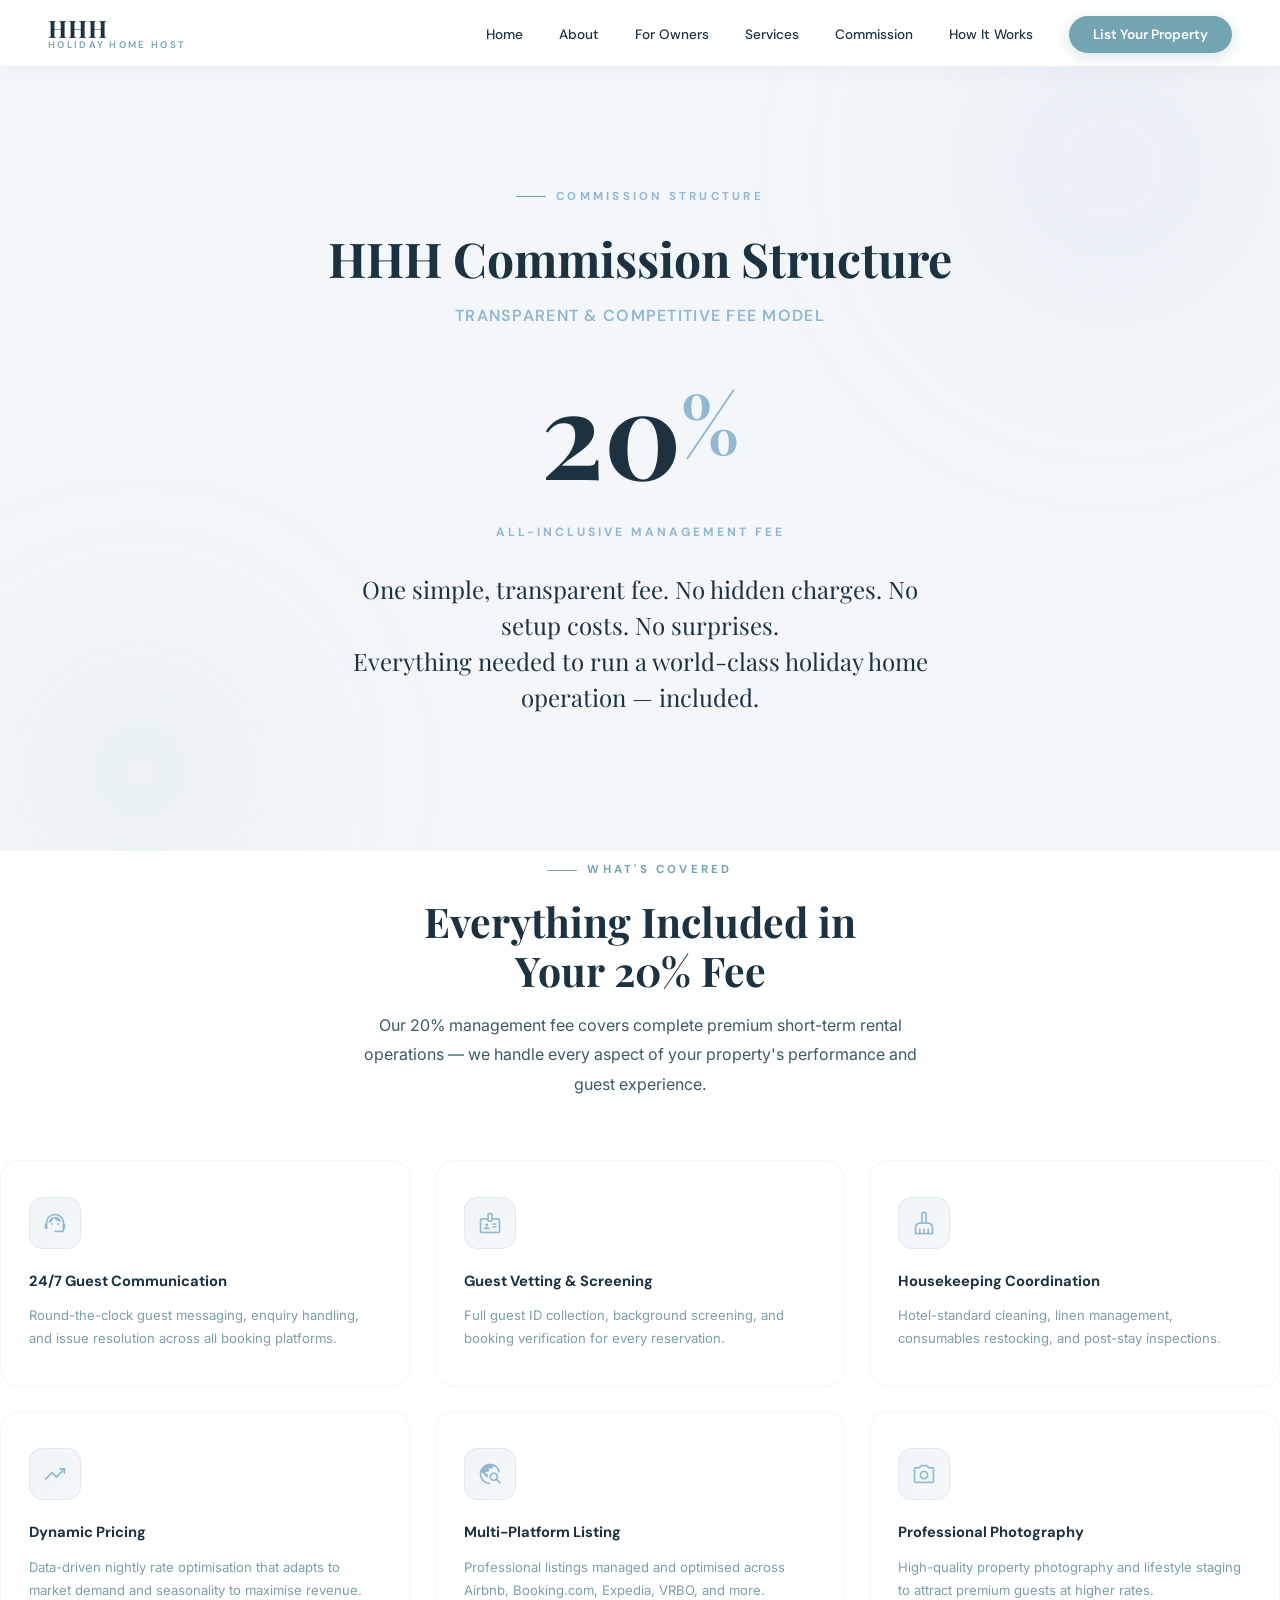
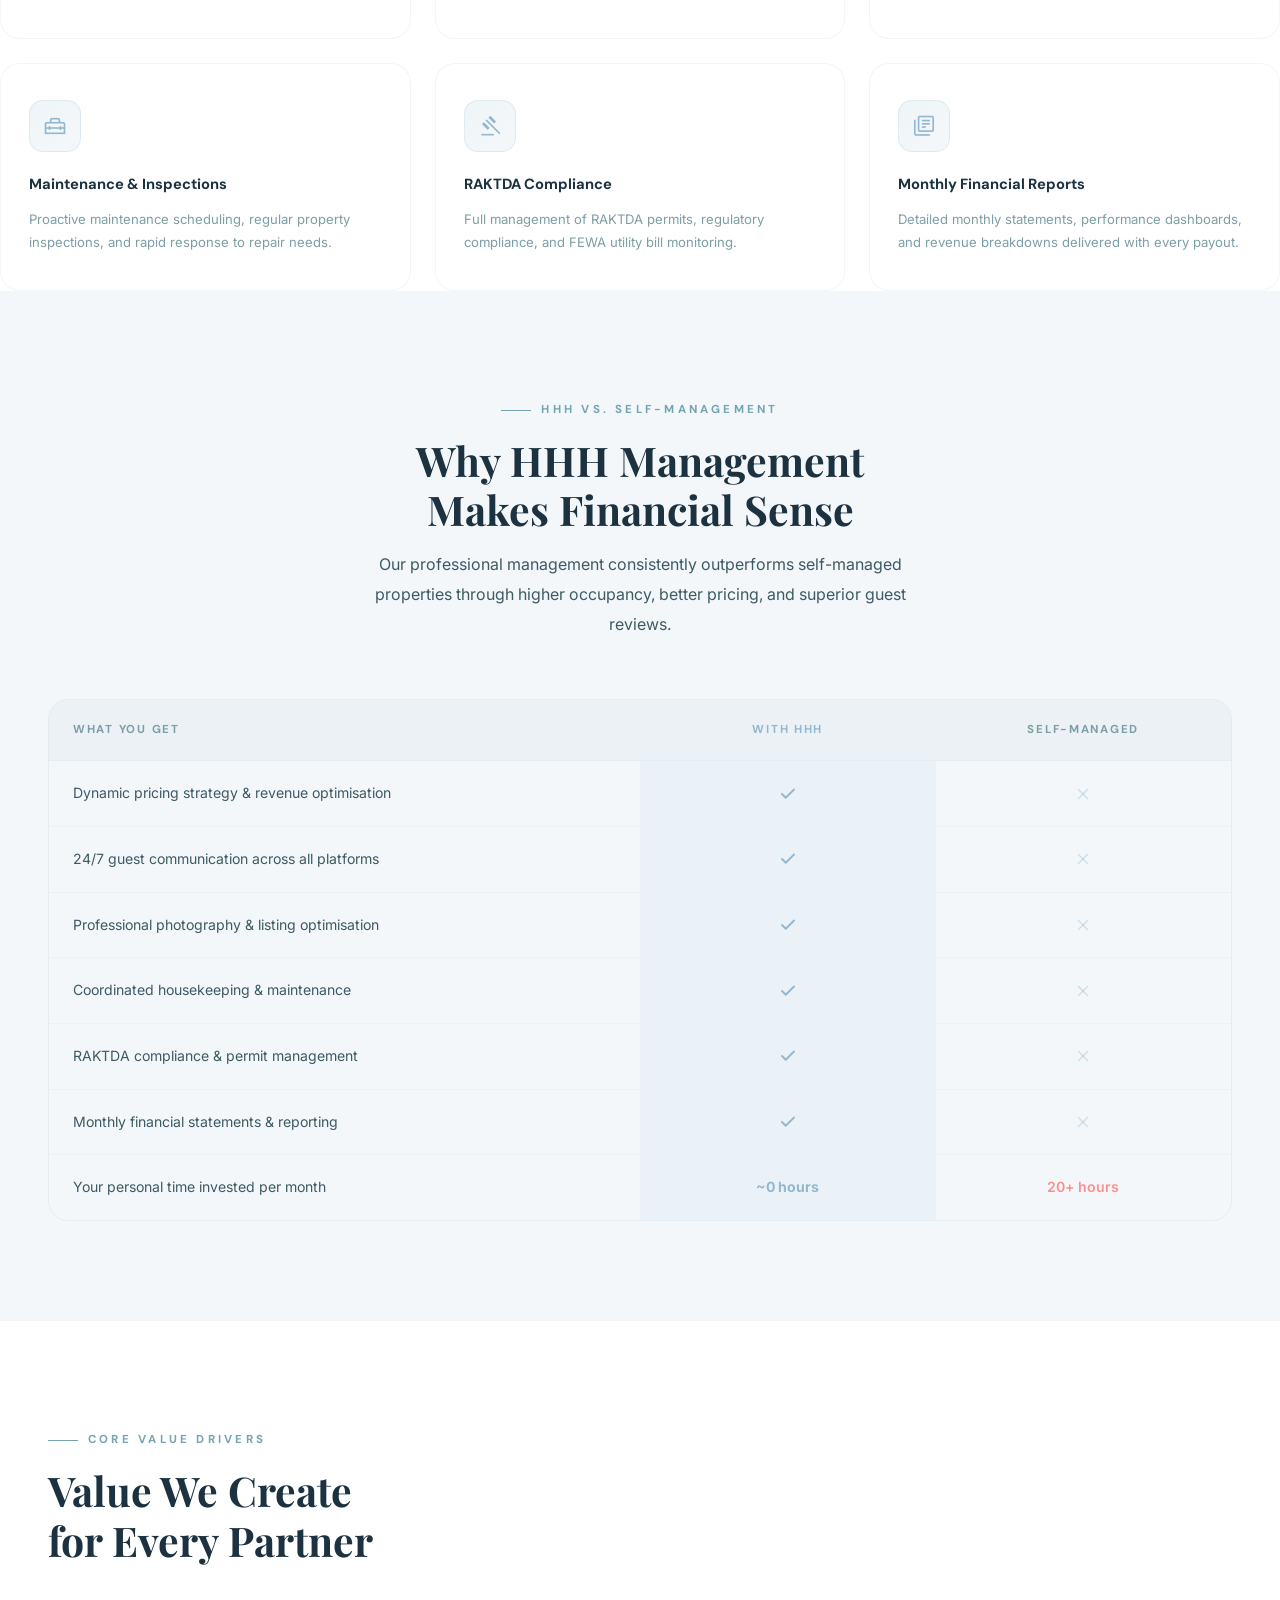
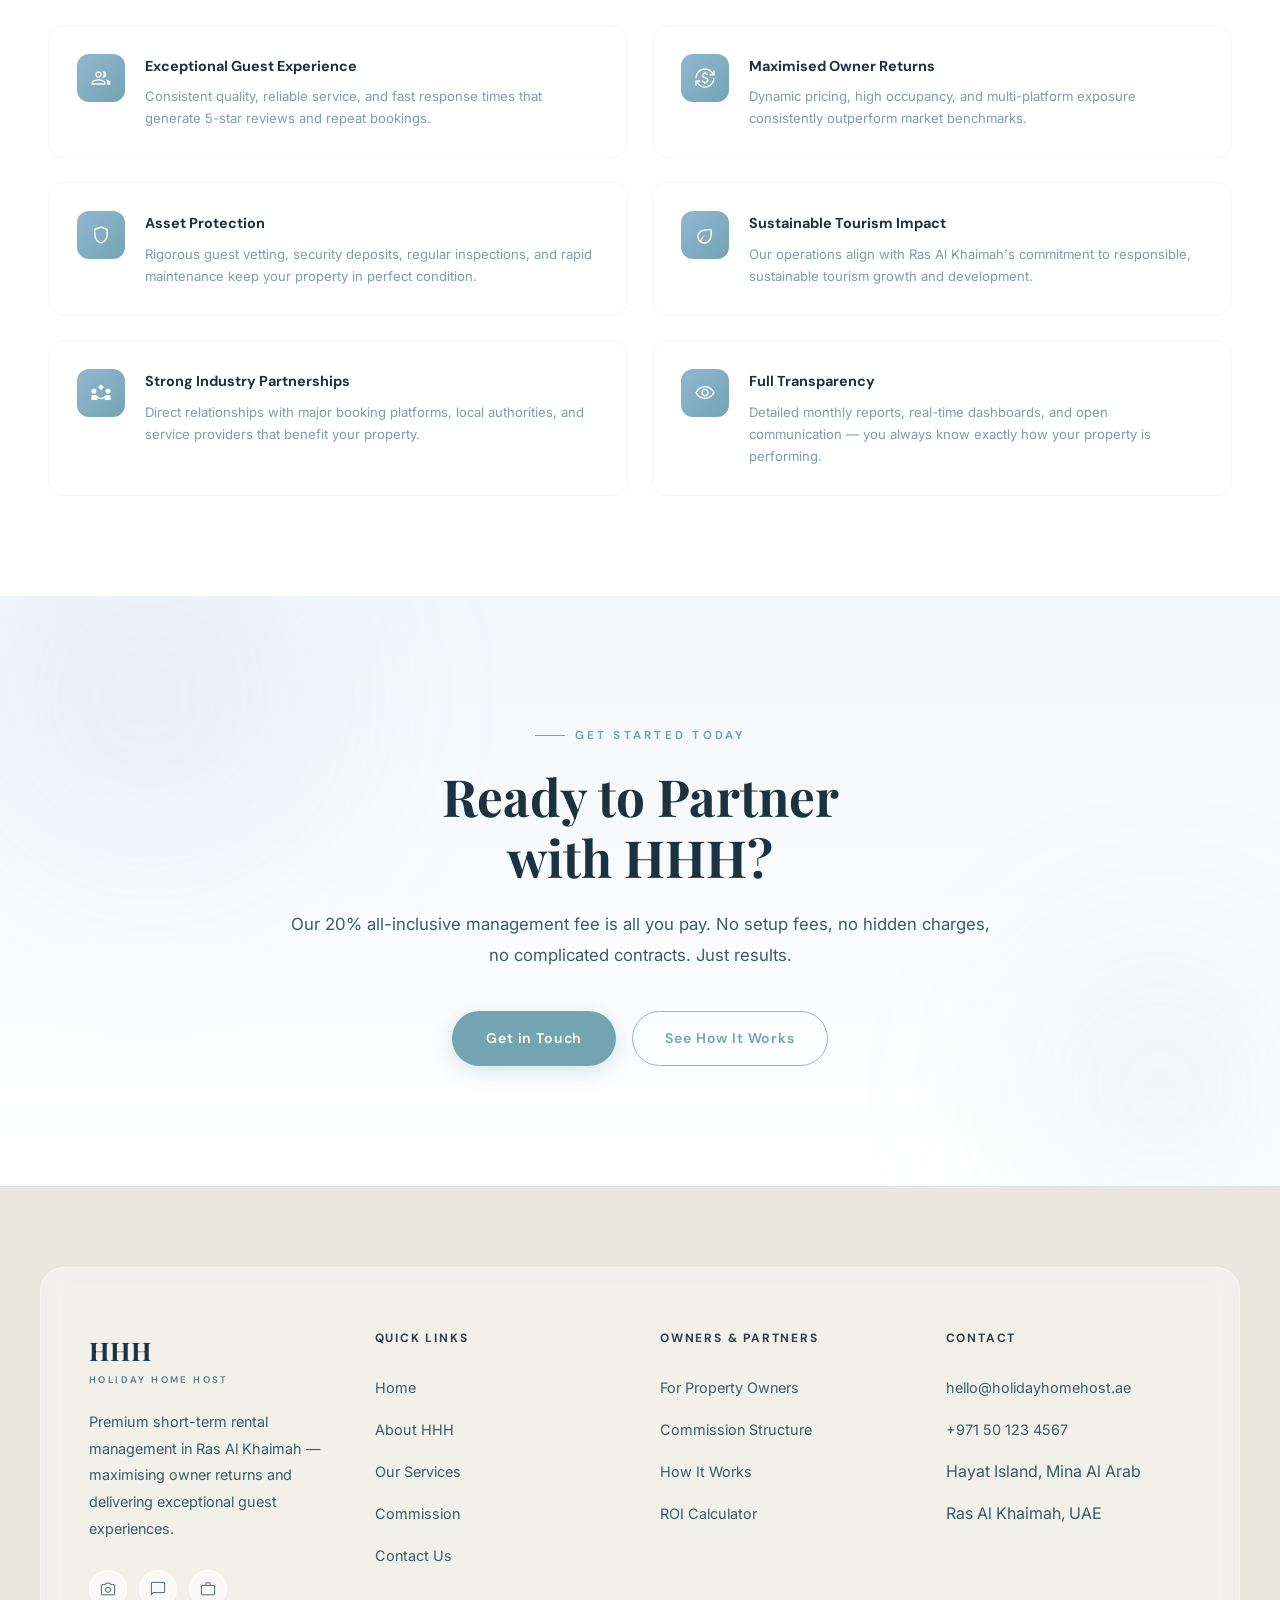
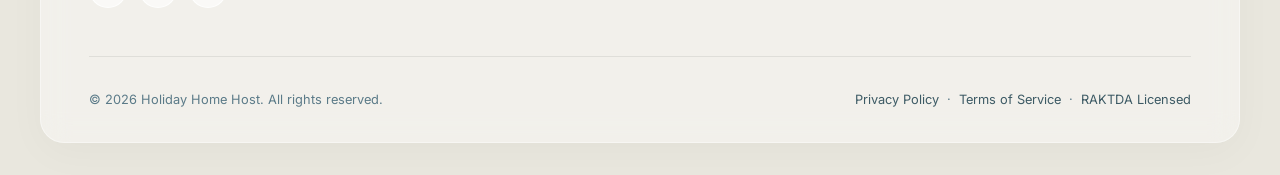
<file: commission.html>
<!DOCTYPE html>
<html lang="en">
<head>
  <meta charset="UTF-8" />
  <meta name="viewport" content="width=device-width, initial-scale=1.0" />
  <meta name="description" content="Holiday Home Host charges a transparent 20% all-inclusive management fee — covering complete short-term rental operations in Ras Al Khaimah with no hidden charges." />
  <title>Commission Structure | Holiday Home Host — 20% All-Inclusive Fee</title>
  <link rel="stylesheet" href="style.css" />
  <link rel="preconnect" href="https://fonts.googleapis.com">
  <link rel="preconnect" href="https://fonts.gstatic.com" crossorigin>
  <link href="https://fonts.googleapis.com/css2?family=Material+Symbols+Outlined:opsz,wght,FILL,GRAD@24,300,0,0&family=Playfair+Display:ital,wght@0,400;0,600;0,700;0,800;1,400;1,600&family=Inter:wght@300;400;500;600&family=DM+Sans:wght@300;400;500;600;700&display=swap" rel="stylesheet" />
  <style>
    /* Commission Hero fee display */
    .fee-hero {
      background: #F3F7FA;
      padding: 120px 0;
      position: relative;
      overflow: hidden;
      text-align: center;
      display: flex;
      justify-content: center;
    }
    .fee-hero-bg-blob { position: absolute; border-radius: 50%; filter: blur(90px); pointer-events: none; }
    .fee-hero-bg-blob-1 { width: 500px; height: 500px; background: radial-gradient(circle, rgba(146,183,209,.15) 0%, transparent 70%); top: -150px; right: -80px; animation: shapeFloat 9s ease-in-out infinite; }
    .fee-hero-bg-blob-2 { width: 400px; height: 400px; background: radial-gradient(circle, rgba(116,164,178,.12) 0%, transparent 70%); bottom: -120px; left: -60px; animation: shapeFloat 11s ease-in-out infinite reverse; }
    .fee-display {
      position: relative;
      z-index: 1;
      display: inline-flex;
      align-items: center;
      justify-content: center;
      gap: 0;
      margin: 40px auto;
    }
    .fee-number {
      font-family: var(--font-serif);
      font-size: 120px;
      font-weight: 700;
      color: #1C3240;
      line-height: 1;
    }
    .fee-pct {
      font-family: var(--font-serif);
      font-size: 80px;
      font-weight: 700;
      color: #92B7D1;
      line-height: 1;
      align-self: flex-start;
      padding-top: 12px;
    }
    .fee-label {
      font-family: var(--font-ui);
      font-size: .75rem;
      font-weight: 700;
      letter-spacing: .25em;
      text-transform: uppercase;
      color: rgba(255,255,255,.6);
      display: block;
      margin-top: -8px;
    }
    .fee-subtitle {
      font-family: var(--font-serif);
      font-size: clamp(1.1rem, 2vw, 1.5rem);
      color: rgba(255,255,255,.85);
      line-height: 1.5;
      max-width: 580px;
      margin: 0 auto 16px;
      position: relative;
      z-index: 1;
    }

    /* What's included grid */
    .included-section { background: var(--dark-bg); padding: 100px 0; }
    .included-grid {
      display: grid;
      grid-template-columns: repeat(3, 1fr);
      gap: 24px;
      margin-top: 60px;
    }
    .included-card {
      background: rgba(255,255,255,.04);
      border: 1px solid rgba(143,179,194,.12);
      border-radius: 20px;
      padding: 36px 28px;
      transition: all .35s;
      position: relative;
      overflow: hidden;
    }
    .included-card::before {
      content: '';
      position: absolute;
      top: 0; left: 0; right: 0;
      height: 3px;
      background: linear-gradient(90deg, var(--primary), var(--primary-dark));
      transform: scaleX(0);
      transform-origin: left;
      transition: transform .5s ease;
    }
    .included-card:hover { transform: translateY(-6px); border-color: rgba(143,179,194,.28); }
    .included-card:hover::before { transform: scaleX(1); }
    .included-card-icon {
      width: 52px; height: 52px;
      background: linear-gradient(135deg, rgba(146,183,209,.15), rgba(116,164,178,.08));
      border: 1px solid rgba(146,183,209,.2);
      border-radius: 14px;
      display: flex; align-items: center; justify-content: center;
      margin-bottom: 20px;
    }
    .included-card-icon .material-symbols-outlined { font-size: 26px; color: var(--primary); }
    .included-card h3 {
      font-family: var(--font-ui);
      font-size: .92rem;
      font-weight: 700;
      color: var(--text-dark);
      margin-bottom: 10px;
    }
    .included-card p { font-size: .82rem; color: var(--text-muted); line-height: 1.75; }

    /* Comparison table */
    .comparison-section { background: var(--bg-soft); padding: 100px 0; }
    .comparison-table {
      margin-top: 60px;
      border: 1px solid rgba(143,179,194,.15);
      border-radius: 20px;
      overflow: hidden;
    }
    .comparison-row {
      display: grid;
      grid-template-columns: 2fr 1fr 1fr;
      border-bottom: 1px solid rgba(143,179,194,.08);
    }
    .comparison-row:last-child { border-bottom: none; }
    .comparison-row.header { background: rgba(143,179,194,.08); }
    .comparison-cell {
      padding: 20px 24px;
      font-size: .88rem;
      color: var(--text-light);
      display: flex;
      align-items: center;
    }
    .comparison-cell.center { justify-content: center; text-align: center; }
    .comparison-cell.header-cell {
      font-family: var(--font-ui);
      font-size: .72rem;
      font-weight: 700;
      letter-spacing: .15em;
      text-transform: uppercase;
      color: var(--text-muted);
    }
    .comparison-cell.hhh-col { background: rgba(146,183,209,.07); color: var(--primary); font-weight: 600; }
    .check-icon { color: var(--primary); }
    .cross-icon { color: rgba(143,179,194,.35); }

    /* Value Props */
    .value-props-section { background: var(--dark-bg); padding: 100px 0; }
    .value-props-grid {
      display: grid;
      grid-template-columns: repeat(2, 1fr);
      gap: 24px;
      margin-top: 60px;
    }
    .value-prop {
      display: flex;
      gap: 20px;
      padding: 28px 28px;
      background: rgba(255,255,255,.04);
      border: 1px solid rgba(143,179,194,.1);
      border-radius: 16px;
      transition: var(--transition);
    }
    .value-prop:hover { border-color: rgba(143,179,194,.3); transform: translateX(6px); }
    .value-prop-icon {
      width: 48px; height: 48px; flex-shrink: 0;
      background: linear-gradient(135deg, var(--primary), var(--primary-dark));
      border-radius: 12px;
      display: flex; align-items: center; justify-content: center;
    }
    .value-prop-icon .material-symbols-outlined { font-size: 22px; color: var(--white); }
    .value-prop h4 {
      font-family: var(--font-ui);
      font-size: .9rem;
      font-weight: 700;
      color: var(--text-dark);
      margin-bottom: 6px;
    }
    .value-prop p { font-size: .82rem; color: var(--text-muted); line-height: 1.7; }

    @media (max-width: 900px) {
      .included-grid { grid-template-columns: 1fr 1fr; }
      .value-props-grid { grid-template-columns: 1fr; }
      .comparison-row { grid-template-columns: 1.5fr 1fr 1fr; }
    }
    @media (max-width: 600px) {
      .included-grid { grid-template-columns: 1fr; }
      .comparison-cell { padding: 14px 16px; font-size: .78rem; }
    }
  </style>
</head>
<body>

<!-- NAV -->
<nav class="nav" id="mainNav">
      <a href="index.html" class="nav-logo">
        <span class="logo-main">HHH</span>
        <span class="logo-sub">Holiday Home Host</span>
      </a>
      <ul class="nav-links" id="navLinks">
        <li><a href="index.html">Home</a></li>
        <li><a href="about.html">About</a></li>
        <li><a href="property-owners.html">For Owners</a></li>
        <li><a href="services.html">Services</a></li>
        <li><a href="commission.html">Commission</a></li>
        <li><a href="listing-process.html">How It Works</a></li>
        <li><a href="index.html#contact" class="nav-cta">List Your Property</a></li>
      </ul>
      <button class="nav-hamburger" id="navHamburger" aria-label="Toggle menu" aria-expanded="false">
        <span></span><span></span><span></span>
      </button>
    </nav>

<!-- FEE HERO -->
<section class="fee-hero">
  <div class="fee-hero-bg-blob fee-hero-bg-blob-1"></div>
  <div class="fee-hero-bg-blob fee-hero-bg-blob-2"></div>
  <div class="container" style="position:relative;z-index:1; display: flex; flex-direction: column; align-items: center; justify-content: center;">
    <div class="section-label" style="justify-content:center; color:#92B7D1; margin-bottom:24px;">Commission Structure</div>
    <h1 style="font-family:var(--font-serif); font-size:clamp(2rem,4vw,3rem); font-weight:700; color:#1C3240; margin-bottom:16px; line-height:1.15; text-align: center;">
      HHH Commission Structure
    </h1>
    <p style="font-size:1rem; color:#92B7D1; margin-bottom:0; font-family:var(--font-ui); letter-spacing:.08em; text-transform:uppercase; font-weight:600; text-align: center;">Transparent &amp; Competitive Fee Model</p>
    <div class="fee-display">
      <span class="fee-number">20</span><span class="fee-pct">%</span>
    </div>
    <span class="fee-label" style="color: #92B7D1;">All-Inclusive Management Fee</span>
    <p class="fee-subtitle" style="margin-top:28px; color:#1C3240; text-align: center;">
      One simple, transparent fee. No hidden charges. No setup costs. No surprises.<br>
      Everything needed to run a world-class holiday home operation — included.
    </p>
  </div>
</section>
    <div class="reveal" style="text-align:center; max-width:640px; margin:0 auto 0;">
      <div class="section-label" style="justify-content:center;">What's Covered</div>
      <h2 class="section-title" style="text-align:center;">Everything Included in<br>Your 20% Fee</h2>
      <p class="section-desc" style="text-align:center; margin:0 auto;">Our 20% management fee covers complete premium short-term rental operations — we handle every aspect of your property's performance and guest experience.</p>
    </div>
    <div class="included-grid">
      <div class="included-card reveal reveal-delay-1">
        <div class="included-card-icon"><span class="material-symbols-outlined">support_agent</span></div>
        <h3>24/7 Guest Communication</h3>
        <p>Round-the-clock guest messaging, enquiry handling, and issue resolution across all booking platforms.</p>
      </div>
      <div class="included-card reveal reveal-delay-2">
        <div class="included-card-icon"><span class="material-symbols-outlined">badge</span></div>
        <h3>Guest Vetting &amp; Screening</h3>
        <p>Full guest ID collection, background screening, and booking verification for every reservation.</p>
      </div>
      <div class="included-card reveal reveal-delay-3">
        <div class="included-card-icon"><span class="material-symbols-outlined">cleaning_services</span></div>
        <h3>Housekeeping Coordination</h3>
        <p>Hotel-standard cleaning, linen management, consumables restocking, and post-stay inspections.</p>
      </div>
      <div class="included-card reveal reveal-delay-1">
        <div class="included-card-icon"><span class="material-symbols-outlined">trending_up</span></div>
        <h3>Dynamic Pricing</h3>
        <p>Data-driven nightly rate optimisation that adapts to market demand and seasonality to maximise revenue.</p>
      </div>
      <div class="included-card reveal reveal-delay-2">
        <div class="included-card-icon"><span class="material-symbols-outlined">travel_explore</span></div>
        <h3>Multi-Platform Listing</h3>
        <p>Professional listings managed and optimised across Airbnb, Booking.com, Expedia, VRBO, and more.</p>
      </div>
      <div class="included-card reveal reveal-delay-3">
        <div class="included-card-icon"><span class="material-symbols-outlined">photo_camera</span></div>
        <h3>Professional Photography</h3>
        <p>High-quality property photography and lifestyle staging to attract premium guests at higher rates.</p>
      </div>
      <div class="included-card reveal reveal-delay-1">
        <div class="included-card-icon"><span class="material-symbols-outlined">home_repair_service</span></div>
        <h3>Maintenance &amp; Inspections</h3>
        <p>Proactive maintenance scheduling, regular property inspections, and rapid response to repair needs.</p>
      </div>
      <div class="included-card reveal reveal-delay-2">
        <div class="included-card-icon"><span class="material-symbols-outlined">gavel</span></div>
        <h3>RAKTDA Compliance</h3>
        <p>Full management of RAKTDA permits, regulatory compliance, and FEWA utility bill monitoring.</p>
      </div>
      <div class="included-card reveal reveal-delay-3">
        <div class="included-card-icon"><span class="material-symbols-outlined">library_books</span></div>
        <h3>Monthly Financial Reports</h3>
        <p>Detailed monthly statements, performance dashboards, and revenue breakdowns delivered with every payout.</p>
      </div>
    </div>
  </div>
</section>

<!-- COMPARISON TABLE -->
<section class="comparison-section">
  <div class="container">
    <div class="reveal" style="text-align:center; max-width:600px; margin:0 auto 0;">
      <div class="section-label" style="justify-content:center;">HHH vs. Self-Management</div>
      <h2 class="section-title" style="text-align:center;">Why HHH Management<br>Makes Financial Sense</h2>
      <p class="section-desc" style="text-align:center; margin:0 auto;">Our professional management consistently outperforms self-managed properties through higher occupancy, better pricing, and superior guest reviews.</p>
    </div>
    <div class="comparison-table reveal">
      <div class="comparison-row header">
        <div class="comparison-cell header-cell">What You Get</div>
        <div class="comparison-cell header-cell center" style="color:var(--primary);">With HHH</div>
        <div class="comparison-cell header-cell center">Self-Managed</div>
      </div>
      <div class="comparison-row">
        <div class="comparison-cell">Dynamic pricing strategy &amp; revenue optimisation</div>
        <div class="comparison-cell center hhh-col"><svg xmlns="http://www.w3.org/2000/svg" width="18" height="18" viewBox="0 0 24 24" fill="none" stroke="currentColor" stroke-width="2.5" stroke-linecap="round" stroke-linejoin="round" class="check-icon"><polyline points="20 6 9 17 4 12"/></svg></div>
        <div class="comparison-cell center"><svg xmlns="http://www.w3.org/2000/svg" width="18" height="18" viewBox="0 0 24 24" fill="none" stroke="currentColor" stroke-width="2" stroke-linecap="round" stroke-linejoin="round" class="cross-icon"><line x1="18" y1="6" x2="6" y2="18"/><line x1="6" y1="6" x2="18" y2="18"/></svg></div>
      </div>
      <div class="comparison-row">
        <div class="comparison-cell">24/7 guest communication across all platforms</div>
        <div class="comparison-cell center hhh-col"><svg xmlns="http://www.w3.org/2000/svg" width="18" height="18" viewBox="0 0 24 24" fill="none" stroke="currentColor" stroke-width="2.5" stroke-linecap="round" stroke-linejoin="round" class="check-icon"><polyline points="20 6 9 17 4 12"/></svg></div>
        <div class="comparison-cell center"><svg xmlns="http://www.w3.org/2000/svg" width="18" height="18" viewBox="0 0 24 24" fill="none" stroke="currentColor" stroke-width="2" stroke-linecap="round" stroke-linejoin="round" class="cross-icon"><line x1="18" y1="6" x2="6" y2="18"/><line x1="6" y1="6" x2="18" y2="18"/></svg></div>
      </div>
      <div class="comparison-row">
        <div class="comparison-cell">Professional photography &amp; listing optimisation</div>
        <div class="comparison-cell center hhh-col"><svg xmlns="http://www.w3.org/2000/svg" width="18" height="18" viewBox="0 0 24 24" fill="none" stroke="currentColor" stroke-width="2.5" stroke-linecap="round" stroke-linejoin="round" class="check-icon"><polyline points="20 6 9 17 4 12"/></svg></div>
        <div class="comparison-cell center"><svg xmlns="http://www.w3.org/2000/svg" width="18" height="18" viewBox="0 0 24 24" fill="none" stroke="currentColor" stroke-width="2" stroke-linecap="round" stroke-linejoin="round" class="cross-icon"><line x1="18" y1="6" x2="6" y2="18"/><line x1="6" y1="6" x2="18" y2="18"/></svg></div>
      </div>
      <div class="comparison-row">
        <div class="comparison-cell">Coordinated housekeeping &amp; maintenance</div>
        <div class="comparison-cell center hhh-col"><svg xmlns="http://www.w3.org/2000/svg" width="18" height="18" viewBox="0 0 24 24" fill="none" stroke="currentColor" stroke-width="2.5" stroke-linecap="round" stroke-linejoin="round" class="check-icon"><polyline points="20 6 9 17 4 12"/></svg></div>
        <div class="comparison-cell center"><svg xmlns="http://www.w3.org/2000/svg" width="18" height="18" viewBox="0 0 24 24" fill="none" stroke="currentColor" stroke-width="2" stroke-linecap="round" stroke-linejoin="round" class="cross-icon"><line x1="18" y1="6" x2="6" y2="18"/><line x1="6" y1="6" x2="18" y2="18"/></svg></div>
      </div>
      <div class="comparison-row">
        <div class="comparison-cell">RAKTDA compliance &amp; permit management</div>
        <div class="comparison-cell center hhh-col"><svg xmlns="http://www.w3.org/2000/svg" width="18" height="18" viewBox="0 0 24 24" fill="none" stroke="currentColor" stroke-width="2.5" stroke-linecap="round" stroke-linejoin="round" class="check-icon"><polyline points="20 6 9 17 4 12"/></svg></div>
        <div class="comparison-cell center"><svg xmlns="http://www.w3.org/2000/svg" width="18" height="18" viewBox="0 0 24 24" fill="none" stroke="currentColor" stroke-width="2" stroke-linecap="round" stroke-linejoin="round" class="cross-icon"><line x1="18" y1="6" x2="6" y2="18"/><line x1="6" y1="6" x2="18" y2="18"/></svg></div>
      </div>
      <div class="comparison-row">
        <div class="comparison-cell">Monthly financial statements &amp; reporting</div>
        <div class="comparison-cell center hhh-col"><svg xmlns="http://www.w3.org/2000/svg" width="18" height="18" viewBox="0 0 24 24" fill="none" stroke="currentColor" stroke-width="2.5" stroke-linecap="round" stroke-linejoin="round" class="check-icon"><polyline points="20 6 9 17 4 12"/></svg></div>
        <div class="comparison-cell center"><svg xmlns="http://www.w3.org/2000/svg" width="18" height="18" viewBox="0 0 24 24" fill="none" stroke="currentColor" stroke-width="2" stroke-linecap="round" stroke-linejoin="round" class="cross-icon"><line x1="18" y1="6" x2="6" y2="18"/><line x1="6" y1="6" x2="18" y2="18"/></svg></div>
      </div>
      <div class="comparison-row">
        <div class="comparison-cell">Your personal time invested per month</div>
        <div class="comparison-cell center hhh-col" style="font-weight:700;">~0 hours</div>
        <div class="comparison-cell center" style="color:rgba(255,100,100,.7); font-weight:600;">20+ hours</div>
      </div>
    </div>
  </div>
</section>

<!-- VALUE PROPS -->
<section class="value-props-section">
  <div class="container">
    <div class="reveal" style="max-width:600px;">
      <div class="section-label">Core Value Drivers</div>
      <h2 class="section-title">Value We Create<br>for Every Partner</h2>
    </div>
    <div class="value-props-grid">
      <div class="value-prop reveal reveal-delay-1">
        <div class="value-prop-icon"><span class="material-symbols-outlined">group</span></div>
        <div>
          <h4>Exceptional Guest Experience</h4>
          <p>Consistent quality, reliable service, and fast response times that generate 5-star reviews and repeat bookings.</p>
        </div>
      </div>
      <div class="value-prop reveal reveal-delay-2">
        <div class="value-prop-icon"><span class="material-symbols-outlined">currency_exchange</span></div>
        <div>
          <h4>Maximised Owner Returns</h4>
          <p>Dynamic pricing, high occupancy, and multi-platform exposure consistently outperform market benchmarks.</p>
        </div>
      </div>
      <div class="value-prop reveal reveal-delay-1">
        <div class="value-prop-icon"><span class="material-symbols-outlined">shield</span></div>
        <div>
          <h4>Asset Protection</h4>
          <p>Rigorous guest vetting, security deposits, regular inspections, and rapid maintenance keep your property in perfect condition.</p>
        </div>
      </div>
      <div class="value-prop reveal reveal-delay-2">
        <div class="value-prop-icon"><span class="material-symbols-outlined">eco</span></div>
        <div>
          <h4>Sustainable Tourism Impact</h4>
          <p>Our operations align with Ras Al Khaimah's commitment to responsible, sustainable tourism growth and development.</p>
        </div>
      </div>
      <div class="value-prop reveal reveal-delay-1">
        <div class="value-prop-icon"><span class="material-symbols-outlined">partner_exchange</span></div>
        <div>
          <h4>Strong Industry Partnerships</h4>
          <p>Direct relationships with major booking platforms, local authorities, and service providers that benefit your property.</p>
        </div>
      </div>
      <div class="value-prop reveal reveal-delay-2">
        <div class="value-prop-icon"><span class="material-symbols-outlined">visibility</span></div>
        <div>
          <h4>Full Transparency</h4>
          <p>Detailed monthly reports, real-time dashboards, and open communication — you always know exactly how your property is performing.</p>
        </div>
      </div>
    </div>
  </div>
</section>

<!-- CTA -->
<section class="owner-cta-section">
  <div class="cta-bg-shapes">
    <div class="cta-shape cta-shape-1"></div>
    <div class="cta-shape cta-shape-2"></div>
  </div>
  <div class="container">
    <div class="owner-cta-content reveal">
      <div class="section-label" style="justify-content:center; margin-bottom:20px;">Get Started Today</div>
      <h2>Ready to Partner<br>with HHH?</h2>
      <p>Our 20% all-inclusive management fee is all you pay. No setup fees, no hidden charges, no complicated contracts. Just results.</p>
      <div class="cta-buttons">
        <a href="index.html#contact" class="btn-primary">Get in Touch</a>
        <a href="listing-process.html" class="btn-outline">See How It Works</a>
      </div>
    </div>
  </div>
</section>

<footer class="footer" id="footer">
      <div class="footer-bg-image"></div>
      <div class="footer-overlay"></div>
      <div class="container footer-glass">
        <div class="footer-top">
          <div class="footer-brand">
            <div class="logo-main">HHH</div>
            <div class="logo-sub">Holiday Home Host</div>
            <p>Premium short-term rental management in Ras Al Khaimah — maximising owner returns and delivering exceptional guest experiences.</p>
            <div class="footer-social">
              <a href="#" class="social-icon" aria-label="Instagram"><span class="material-symbols-outlined">photo_camera</span></a>
              <a href="#" class="social-icon" aria-label="WhatsApp"><span class="material-symbols-outlined">chat_bubble</span></a>
              <a href="#" class="social-icon" aria-label="LinkedIn"><span class="material-symbols-outlined">work</span></a>
            </div>
          </div>
          <div class="footer-col">
            <h4>Quick Links</h4>
            <ul>
              <li><a href="index.html">Home</a></li>
              <li><a href="about.html">About HHH</a></li>
              <li><a href="services.html">Our Services</a></li>
              <li><a href="commission.html">Commission</a></li>
              <li><a href="index.html#contact">Contact Us</a></li>
            </ul>
          </div>
          <div class="footer-col">
            <h4>Owners &amp; Partners</h4>
            <ul>
              <li><a href="property-owners.html">For Property Owners</a></li>
              <li><a href="commission.html">Commission Structure</a></li>
              <li><a href="listing-process.html">How It Works</a></li>
              <li><a href="roi-calculator.html">ROI Calculator</a></li>
            </ul>
          </div>
          <div class="footer-col">
            <h4>Contact</h4>
            <ul>
              <li><a href="mailto:hello@holidayhomehost.ae">hello@holidayhomehost.ae</a></li>
              <li><a href="tel:+971501234567">+971 50 123 4567</a></li>
              <li>Hayat Island, Mina Al Arab</li>
              <li>Ras Al Khaimah, UAE</li>
            </ul>
          </div>
        </div>
        <div class="footer-bottom">
          <span>© 2026 Holiday Home Host. All rights reserved.</span>
          <span>
            <a href="#">Privacy Policy</a> &nbsp;·&nbsp; <a href="#">Terms of Service</a> &nbsp;·&nbsp; <a href="#">RAKTDA Licensed</a>
          </span>
        </div>
      </div>
    </footer>

<div id="toast" style="position:fixed;bottom:32px;right:32px;z-index:3000;background:rgba(143,179,194,.15);border:1px solid var(--primary);backdrop-filter:blur(16px);border-radius:12px;padding:16px 24px;font-family:'DM Sans',sans-serif;font-size:.9rem;color:var(--white);transform:translateY(80px);opacity:0;transition:all .4s ease;pointer-events:none;max-width:300px;" aria-live="polite"></div>

  <!-- LODGIFY SCRIPTS (LOAD ONCE) -->
  <script src="https://app.lodgify.com/portable-search-bar/stable/renderPortableSearchBar.js" defer></script>
  <script src="https://app.lodgify.com/book-now-box/stable/renderBookNowBox.js" defer></script>
  
  <script src="script.js"></script>
</body>
</html>
</file>
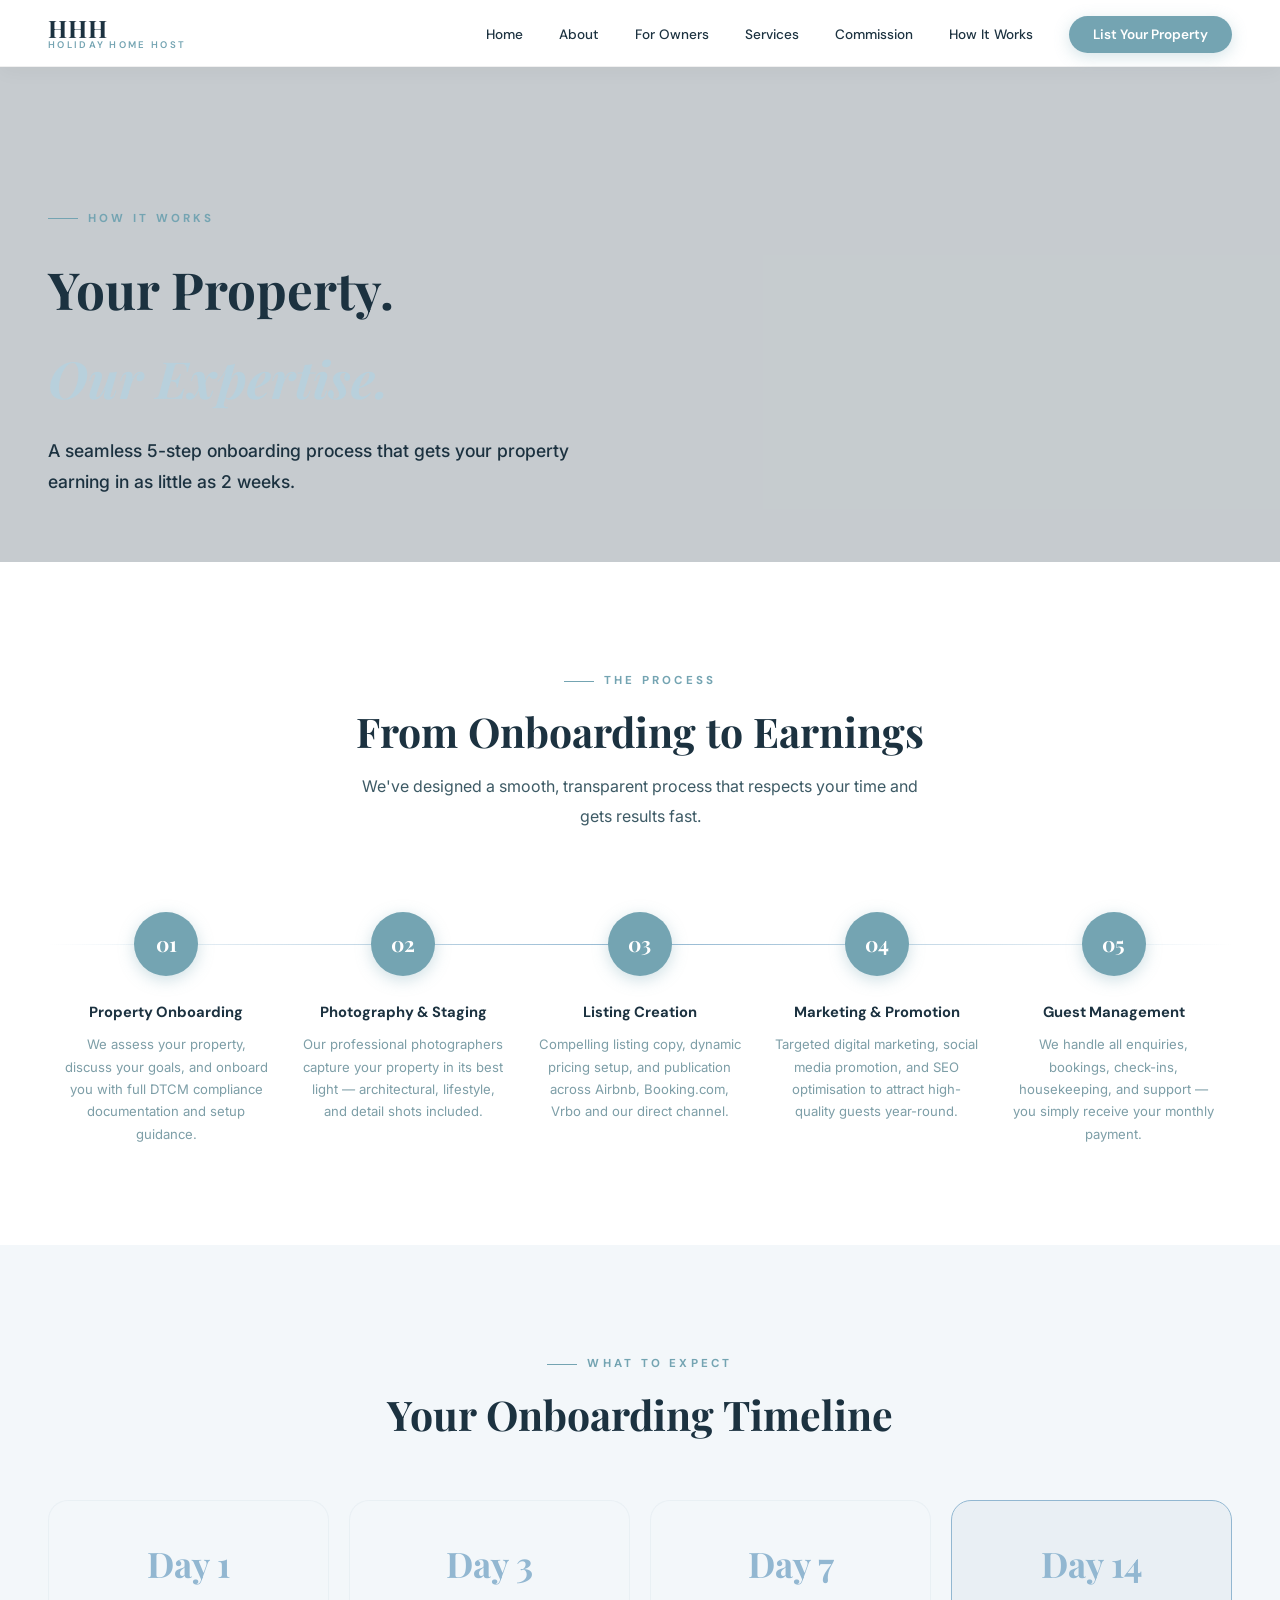
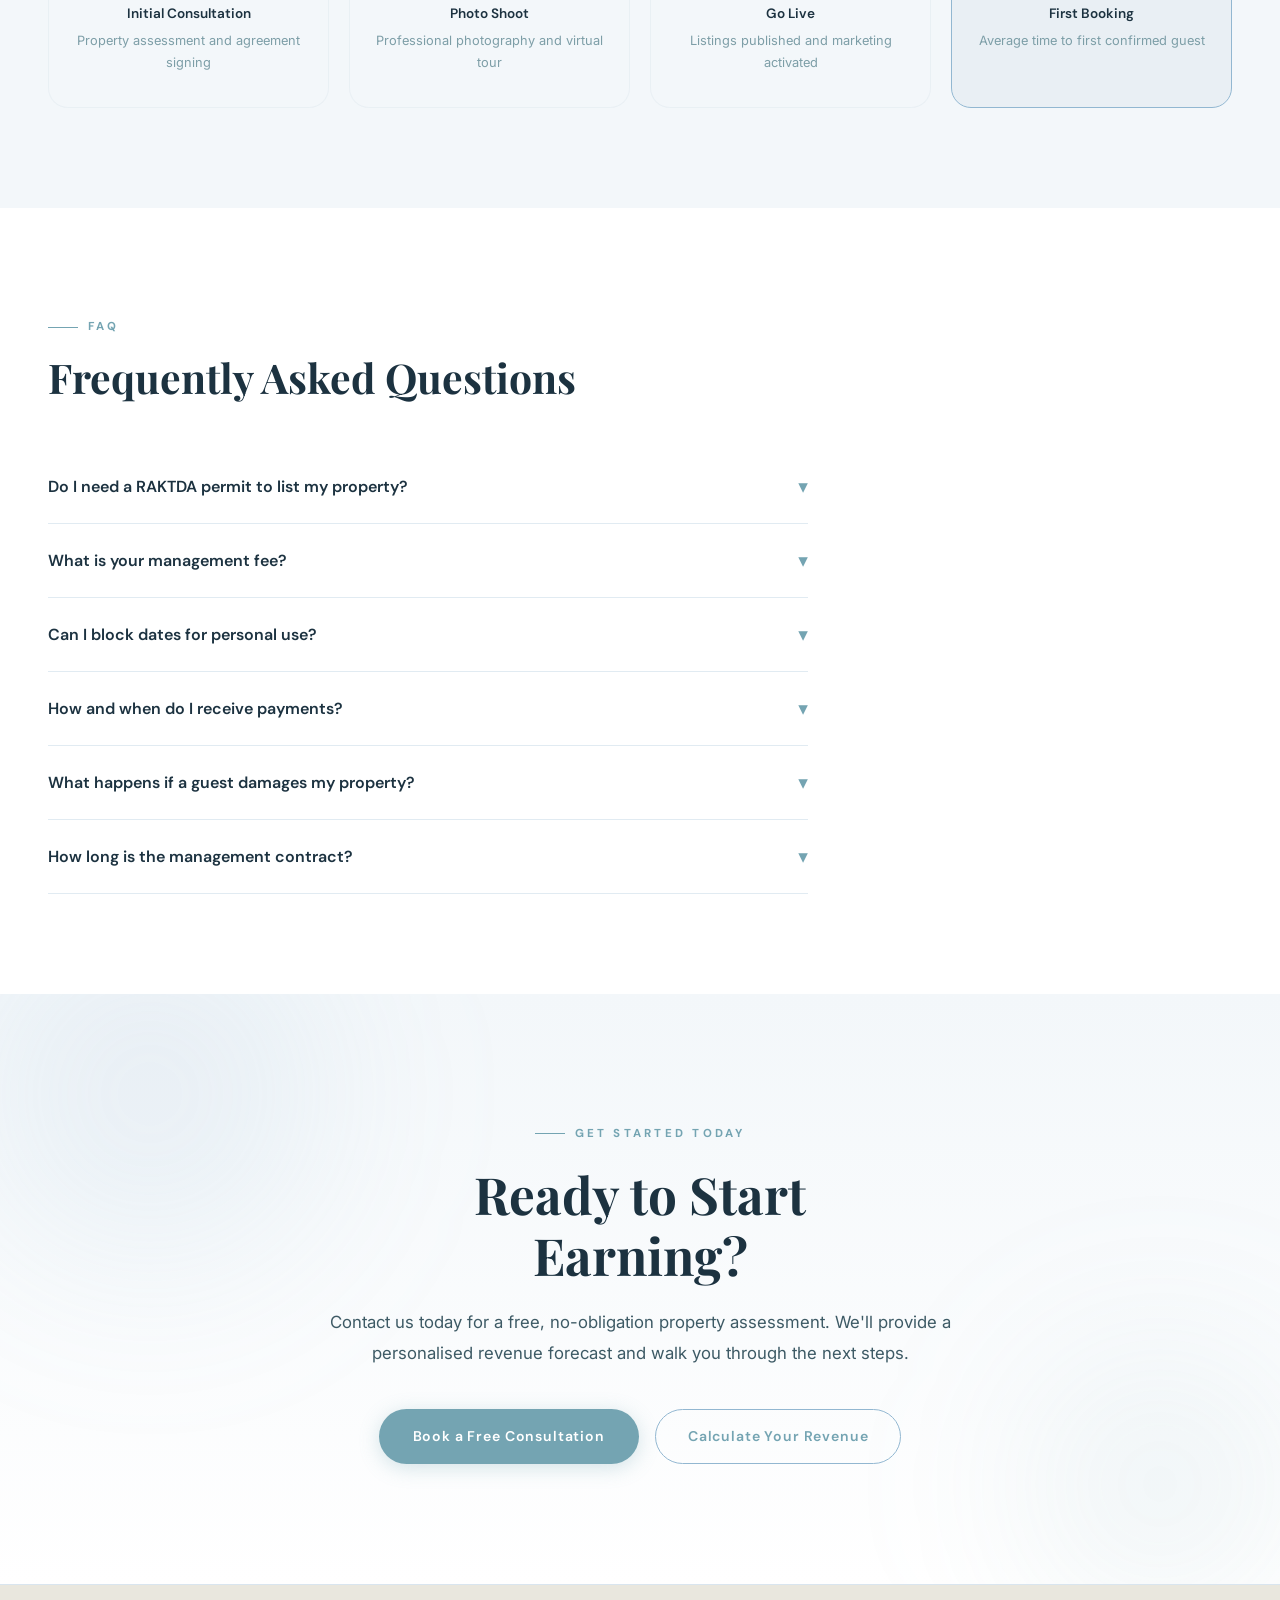
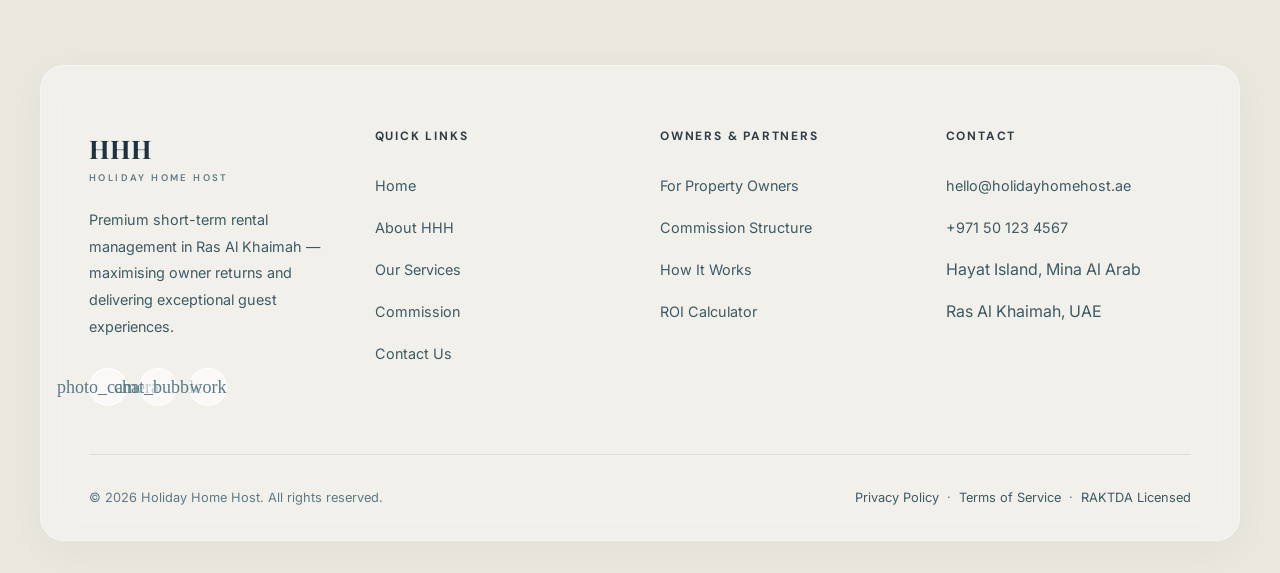
<file: listing-process.html>
<!DOCTYPE html>
<html lang="en">
<head>
  <meta charset="UTF-8" />
  <meta name="viewport" content="width=device-width, initial-scale=1.0" />
  <meta name="description" content="How to list your property with Holiday Home Host — a step-by-step guide from onboarding to earnings in Ras Al Khaimah." />
  <title>Listing Process | Holiday Home Host — How It Works</title>
  <link rel="stylesheet" href="style.css" />
  <style>
    /* Vertical timeline for mobile */
    @media (max-width: 900px) {
      .timeline-desktop { display: none; }
      .timeline-mobile  { display: flex !important; }
    }
    .timeline-mobile { display: none; flex-direction: column; gap: 0; }
    .tm-step {
      display: flex;
      gap: 24px;
      padding-bottom: 40px;
      position: relative;
    }
    .tm-step::before {
      content: '';
      position: absolute;
      left: 27px; top: 64px; bottom: 0;
      width: 1px;
      background: linear-gradient(180deg, var(--primary), transparent);
    }
    .tm-step:last-child::before { display: none; }
    .tm-num-wrap { flex-shrink: 0; }
    .tm-num {
      width: 56px; height: 56px; border-radius: 50%;
      background: var(--primary); color: var(--bg-soft);
      font-family: var(--font-serif); font-size: 1.2rem; font-weight: 700;
      display: flex; align-items: center; justify-content: center;
    }
    .tm-content { padding-top: 12px; }
    .tm-content h3 {
      font-family: var(--font-ui); font-size: 1rem; font-weight: 700;
      color: var(--white); margin-bottom: 6px;
    }
    .tm-content p { font-size: .85rem; color: var(--text-muted); line-height: 1.8; }
  </style>
</head>
<body>

<!-- NAV -->
<nav class="nav" id="mainNav">
      <a href="index.html" class="nav-logo">
        <span class="logo-main">HHH</span>
        <span class="logo-sub">Holiday Home Host</span>
      </a>
      <ul class="nav-links" id="navLinks">
        <li><a href="index.html">Home</a></li>
        <li><a href="about.html">About</a></li>
        <li><a href="property-owners.html">For Owners</a></li>
        <li><a href="services.html">Services</a></li>
        <li><a href="commission.html">Commission</a></li>
        <li><a href="listing-process.html">How It Works</a></li>
        <li><a href="index.html#contact" class="nav-cta">List Your Property</a></li>
      </ul>
      <button class="nav-hamburger" id="navHamburger" aria-label="Toggle menu" aria-expanded="false">
        <span></span><span></span><span></span>
      </button>
    </nav>

<!-- PAGE HERO -->
<div class="page-hero">
  <div class="page-hero-bg" style="background-image:url('https://images.unsplash.com/photo-1560448204-e02f11c3d0e2?w=1600&q=80');"></div>
  <div class="page-hero-overlay"></div>
  <div class="container">
    <div class="section-label">How It Works</div>
    <h1>Your Property.<br><em style="color:#B8D0DC;">Our Expertise.</em></h1>
    <p>A seamless 5-step onboarding process that gets your property earning in as little as 2 weeks.</p>
  </div>
</div>

<!-- TIMELINE SECTION -->
<section style="background:var(--dark-bg);">
  <div class="container">
    <div class="reveal" style="text-align:center; max-width:640px; margin:0 auto 80px;">
      <div class="section-label" style="justify-content:center;">The Process</div>
      <h2 class="section-title" style="text-align:center;">From Onboarding to Earnings</h2>
      <p class="section-desc" style="text-align:center; margin:0 auto;">We've designed a smooth, transparent process that respects your time and gets results fast.</p>
    </div>

    <!-- Desktop Horizontal Timeline -->
    <div class="timeline timeline-desktop reveal">
      <div class="timeline-step">
        <div class="timeline-num">01</div>
        <h3>Property Onboarding</h3>
        <p>We assess your property, discuss your goals, and onboard you with full DTCM compliance documentation and setup guidance.</p>
      </div>
      <div class="timeline-step">
        <div class="timeline-num">02</div>
        <h3>Photography & Staging</h3>
        <p>Our professional photographers capture your property in its best light — architectural, lifestyle, and detail shots included.</p>
      </div>
      <div class="timeline-step">
        <div class="timeline-num">03</div>
        <h3>Listing Creation</h3>
        <p>Compelling listing copy, dynamic pricing setup, and publication across Airbnb, Booking.com, Vrbo and our direct channel.</p>
      </div>
      <div class="timeline-step">
        <div class="timeline-num">04</div>
        <h3>Marketing & Promotion</h3>
        <p>Targeted digital marketing, social media promotion, and SEO optimisation to attract high-quality guests year-round.</p>
      </div>
      <div class="timeline-step">
        <div class="timeline-num">05</div>
        <h3>Guest Management</h3>
        <p>We handle all enquiries, bookings, check-ins, housekeeping, and support — you simply receive your monthly payment.</p>
      </div>
    </div>

    <!-- Mobile Vertical Timeline -->
    <div class="timeline-mobile">
      <div class="tm-step">
        <div class="tm-num-wrap"><div class="tm-num">01</div></div>
        <div class="tm-content">
          <h3>Property Onboarding</h3>
          <p>We assess your property, discuss your goals, and onboard you with full RAKTDA compliance documentation and setup guidance.</p>
        </div>
      </div>
      <div class="tm-step">
        <div class="tm-num-wrap"><div class="tm-num">02</div></div>
        <div class="tm-content">
          <h3>Photography & Staging</h3>
          <p>Our professional photographers capture your property in its best light — architectural, lifestyle, and detail shots included.</p>
        </div>
      </div>
      <div class="tm-step">
        <div class="tm-num-wrap"><div class="tm-num">03</div></div>
        <div class="tm-content">
          <h3>Listing Creation</h3>
          <p>Compelling listing copy, dynamic pricing setup, and publication across all major platforms.</p>
        </div>
      </div>
      <div class="tm-step">
        <div class="tm-num-wrap"><div class="tm-num">04</div></div>
        <div class="tm-content">
          <h3>Marketing & Promotion</h3>
          <p>Targeted digital marketing, social media promotion, and SEO optimisation to attract high-quality guests.</p>
        </div>
      </div>
      <div class="tm-step">
        <div class="tm-num-wrap"><div class="tm-num">05</div></div>
        <div class="tm-content">
          <h3>Guest Management</h3>
          <p>We handle all bookings, check-ins, housekeeping, and support — you simply receive your monthly payment.</p>
        </div>
      </div>
    </div>
  </div>
</section>

<!-- WHAT TO EXPECT -->
<section style="background:var(--bg-soft);">
  <div class="container">
    <div class="reveal" style="text-align:center; margin-bottom:60px;">
      <div class="section-label" style="justify-content:center;">What to Expect</div>
      <h2 class="section-title" style="text-align:center;">Your Onboarding Timeline</h2>
    </div>
    <div style="display:grid; grid-template-columns:repeat(4,1fr); gap:20px;" class="reveal">

      <div style="text-align:center; padding:32px 20px; background:rgba(255,255,255,.04); border:1px solid rgba(143,179,194,.1); border-radius:20px;">
        <div style="font-family:'Playfair Display',serif; font-size:2.2rem; color:var(--primary); font-weight:700;">Day 1</div>
        <div style="font-family:'DM Sans',sans-serif; font-size:.85rem; color:var(--text-dark); font-weight:600; margin:8px 0 4px;">Initial Consultation</div>
        <div style="font-size:.8rem; color:var(--text-muted);">Property assessment and agreement signing</div>
      </div>

      <div style="text-align:center; padding:32px 20px; background:rgba(255,255,255,.04); border:1px solid rgba(143,179,194,.1); border-radius:20px;">
        <div style="font-family:'Playfair Display',serif; font-size:2.2rem; color:var(--primary); font-weight:700;">Day 3</div>
        <div style="font-family:'DM Sans',sans-serif; font-size:.85rem; color:var(--text-dark); font-weight:600; margin:8px 0 4px;">Photo Shoot</div>
        <div style="font-size:.8rem; color:var(--text-muted);">Professional photography and virtual tour</div>
      </div>

      <div style="text-align:center; padding:32px 20px; background:rgba(255,255,255,.04); border:1px solid rgba(143,179,194,.1); border-radius:20px;">
        <div style="font-family:'Playfair Display',serif; font-size:2.2rem; color:var(--primary); font-weight:700;">Day 7</div>
        <div style="font-family:'DM Sans',sans-serif; font-size:.85rem; color:var(--text-dark); font-weight:600; margin:8px 0 4px;">Go Live</div>
        <div style="font-size:.8rem; color:var(--text-muted);">Listings published and marketing activated</div>
      </div>

      <div style="text-align:center; padding:32px 20px; background:rgba(143,179,194,.1); border:1px solid var(--primary); border-radius:20px;">
        <div style="font-family:'Playfair Display',serif; font-size:2.2rem; color:var(--primary); font-weight:700;">Day 14</div>
        <div style="font-family:'DM Sans',sans-serif; font-size:.85rem; color:var(--text-dark); font-weight:600; margin:8px 0 4px;">First Booking</div>
        <div style="font-size:.8rem; color:var(--text-muted);">Average time to first confirmed guest</div>
      </div>

    </div>
  </div>
</section>

<!-- FAQ -->
<section style="background:var(--dark-bg);">
  <div class="container">
    <div class="reveal">
      <div class="section-label">FAQ</div>
      <h2 class="section-title">Frequently Asked Questions</h2>
    </div>

    <div style="max-width:760px; margin-top:48px;">
      <div class="faq-list reveal reveal-delay-1">

        <div class="faq-item">
          <button class="faq-question">
            Do I need a RAKTDA permit to list my property?
            <span class="faq-arrow">▾</span>
          </button>
          <div class="faq-answer">
            Yes — all holiday homes in Ras Al Khaimah require a RAKTDA (Ras Al Khaimah Tourism Development Authority) permit. We handle the entire application and compliance process on your behalf at no extra charge as part of our all-inclusive management service.
          </div>
        </div>

        <div class="faq-item">
          <button class="faq-question">
            What is your management fee?
            <span class="faq-arrow">▾</span>
          </button>
          <div class="faq-answer">
            Holiday Home Host charges a simple, transparent <strong>20% all-inclusive management fee</strong>. This covers everything — platform management, guest communications, housekeeping coordination, professional photography, maintenance oversight, RAKTDA compliance, and monthly performance reporting. No hidden charges, no surprises.
          </div>
        </div>

        <div class="faq-item">
          <button class="faq-question">
            Can I block dates for personal use?
            <span class="faq-arrow">▾</span>
          </button>
          <div class="faq-answer">
            Absolutely. You retain full control over your property calendar. Simply block any dates you wish to use personally through our owner portal, and we'll ensure those nights are never booked.
          </div>
        </div>

        <div class="faq-item">
          <button class="faq-question">
            How and when do I receive payments?
            <span class="faq-arrow">▾</span>
          </button>
          <div class="faq-answer">
            Monthly payouts are processed by the 10th of each month, covering all completed stays from the previous month. You'll receive a detailed statement breakdown with every payment.
          </div>
        </div>

        <div class="faq-item">
          <button class="faq-question">
            What happens if a guest damages my property?
            <span class="faq-arrow">▾</span>
          </button>
          <div class="faq-answer">
            We collect a security deposit from every guest. In the event of damage, we manage the claims process on your behalf, coordinating repairs and recovery of costs. We also recommend all owners carry holiday home insurance.
          </div>
        </div>

        <div class="faq-item">
          <button class="faq-question">
            How long is the management contract?
            <span class="faq-arrow">▾</span>
          </button>
          <div class="faq-answer">
            Our standard agreements are for a minimum of 6 months. After this period, contracts roll monthly with 30 days' notice on either side. We don't believe in locking you in — we earn your trust every month.
          </div>
        </div>

      </div>
    </div>
  </div>
</section>

<!-- CTA -->
<section class="owner-cta-section">
  <div class="cta-bg-shapes">
    <div class="cta-shape cta-shape-1"></div>
    <div class="cta-shape cta-shape-2"></div>
  </div>
  <div class="container">
    <div class="owner-cta-content reveal">
      <div class="section-label" style="justify-content:center; margin-bottom:20px;">Get Started Today</div>
      <h2>Ready to Start<br>Earning?</h2>
      <p>Contact us today for a free, no-obligation property assessment. We'll provide a personalised revenue forecast and walk you through the next steps.</p>
      <div class="cta-buttons">
        <a href="index.html#contact" class="btn-primary">Book a Free Consultation</a>
        <a href="roi-calculator.html" class="btn-outline">Calculate Your Revenue</a>
      </div>
    </div>
  </div>
</section>

<footer class="footer" id="footer">
      <div class="footer-bg-image"></div>
      <div class="footer-overlay"></div>
      <div class="container footer-glass">
        <div class="footer-top">
          <div class="footer-brand">
            <div class="logo-main">HHH</div>
            <div class="logo-sub">Holiday Home Host</div>
            <p>Premium short-term rental management in Ras Al Khaimah — maximising owner returns and delivering exceptional guest experiences.</p>
            <div class="footer-social">
              <a href="#" class="social-icon" aria-label="Instagram"><span class="material-symbols-outlined">photo_camera</span></a>
              <a href="#" class="social-icon" aria-label="WhatsApp"><span class="material-symbols-outlined">chat_bubble</span></a>
              <a href="#" class="social-icon" aria-label="LinkedIn"><span class="material-symbols-outlined">work</span></a>
            </div>
          </div>
          <div class="footer-col">
            <h4>Quick Links</h4>
            <ul>
              <li><a href="index.html">Home</a></li>
              <li><a href="about.html">About HHH</a></li>
              <li><a href="services.html">Our Services</a></li>
              <li><a href="commission.html">Commission</a></li>
              <li><a href="index.html#contact">Contact Us</a></li>
            </ul>
          </div>
          <div class="footer-col">
            <h4>Owners &amp; Partners</h4>
            <ul>
              <li><a href="property-owners.html">For Property Owners</a></li>
              <li><a href="commission.html">Commission Structure</a></li>
              <li><a href="listing-process.html">How It Works</a></li>
              <li><a href="roi-calculator.html">ROI Calculator</a></li>
            </ul>
          </div>
          <div class="footer-col">
            <h4>Contact</h4>
            <ul>
              <li><a href="mailto:hello@holidayhomehost.ae">hello@holidayhomehost.ae</a></li>
              <li><a href="tel:+971501234567">+971 50 123 4567</a></li>
              <li>Hayat Island, Mina Al Arab</li>
              <li>Ras Al Khaimah, UAE</li>
            </ul>
          </div>
        </div>
        <div class="footer-bottom">
          <span>© 2026 Holiday Home Host. All rights reserved.</span>
          <span>
            <a href="#">Privacy Policy</a> &nbsp;·&nbsp; <a href="#">Terms of Service</a> &nbsp;·&nbsp; <a href="#">RAKTDA Licensed</a>
          </span>
        </div>
      </div>
    </footer>

<div id="toast" style="position:fixed;bottom:32px;right:32px;z-index:3000;background:rgba(143,179,194,.15);border:1px solid var(--primary);backdrop-filter:blur(16px);border-radius:12px;padding:16px 24px;font-family:'DM Sans',sans-serif;font-size:.9rem;color:var(--white);transform:translateY(80px);opacity:0;transition:all .4s ease;pointer-events:none;max-width:300px;" aria-live="polite"></div>

  <!-- LODGIFY SCRIPTS (LOAD ONCE) -->
  <script src="https://app.lodgify.com/portable-search-bar/stable/renderPortableSearchBar.js" defer></script>
  <script src="https://app.lodgify.com/book-now-box/stable/renderBookNowBox.js" defer></script>
  
  <script src="script.js"></script>
</body>
</html>
</file>
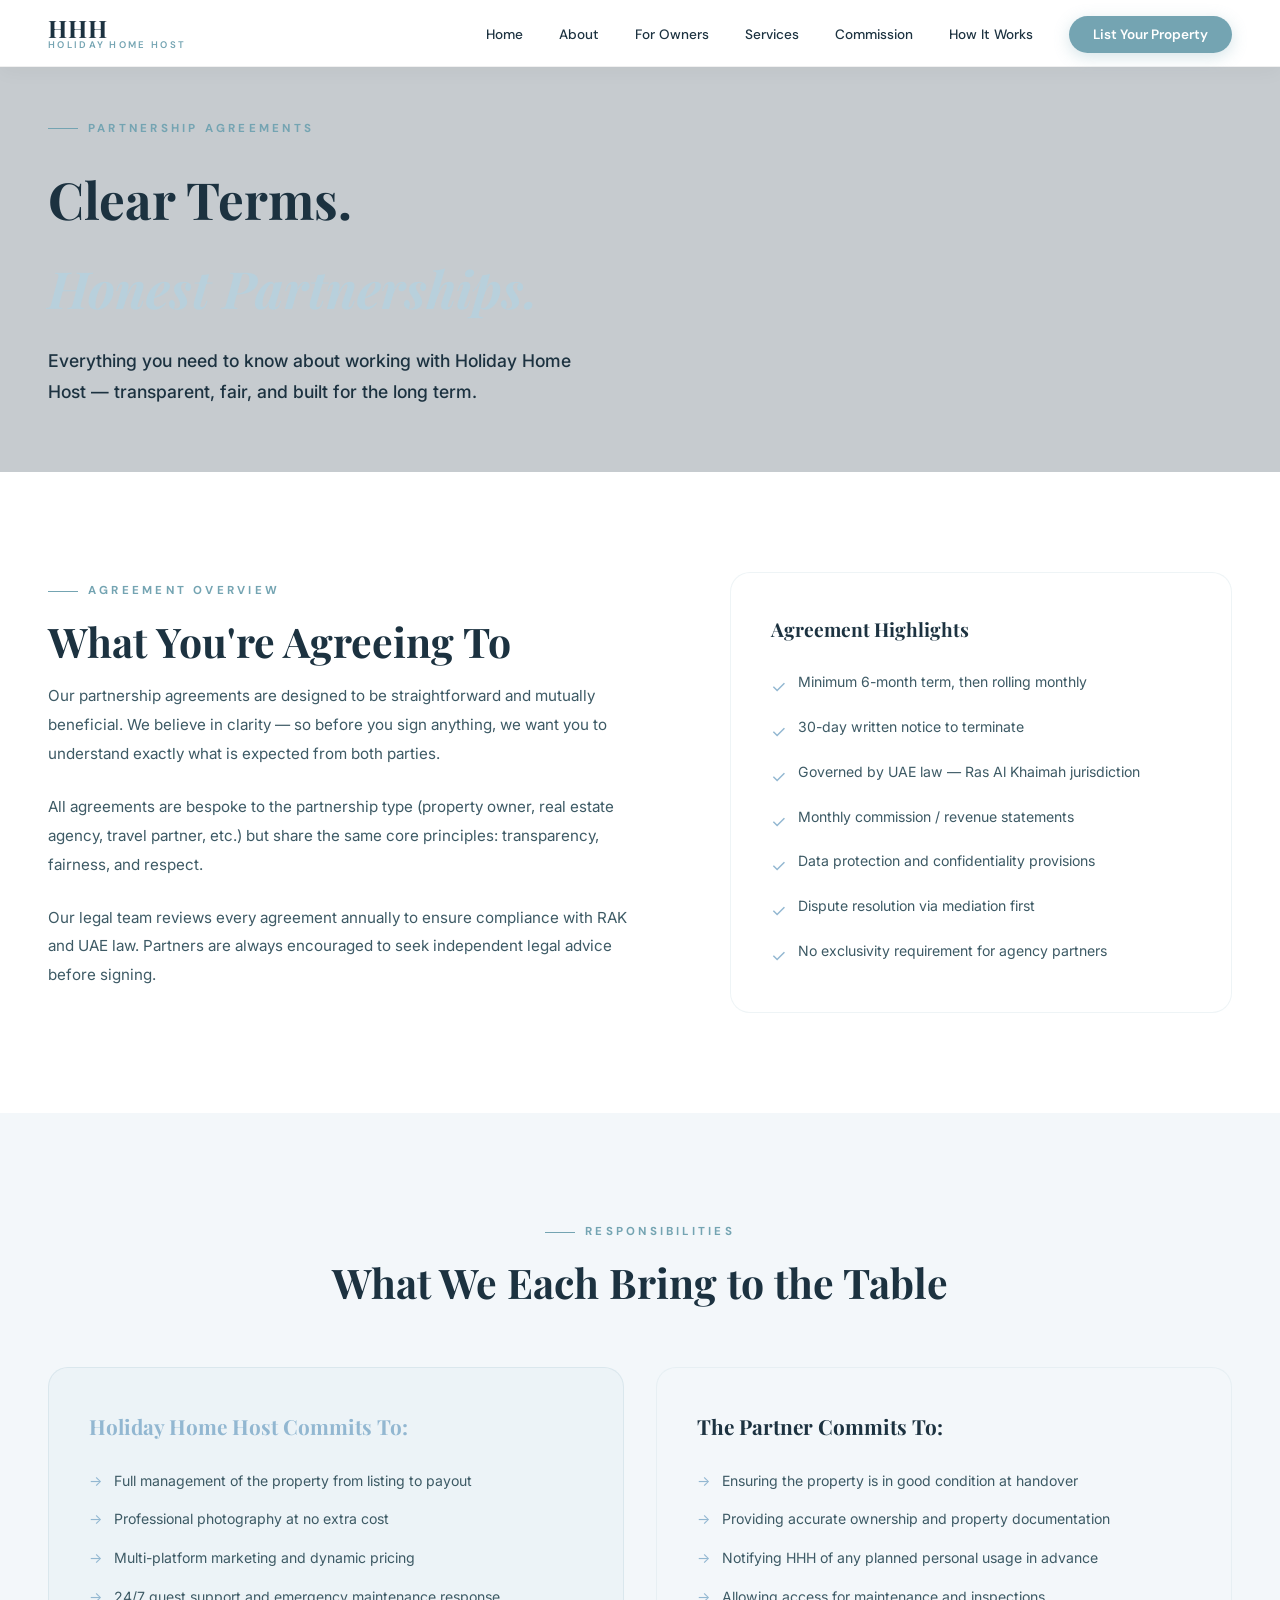
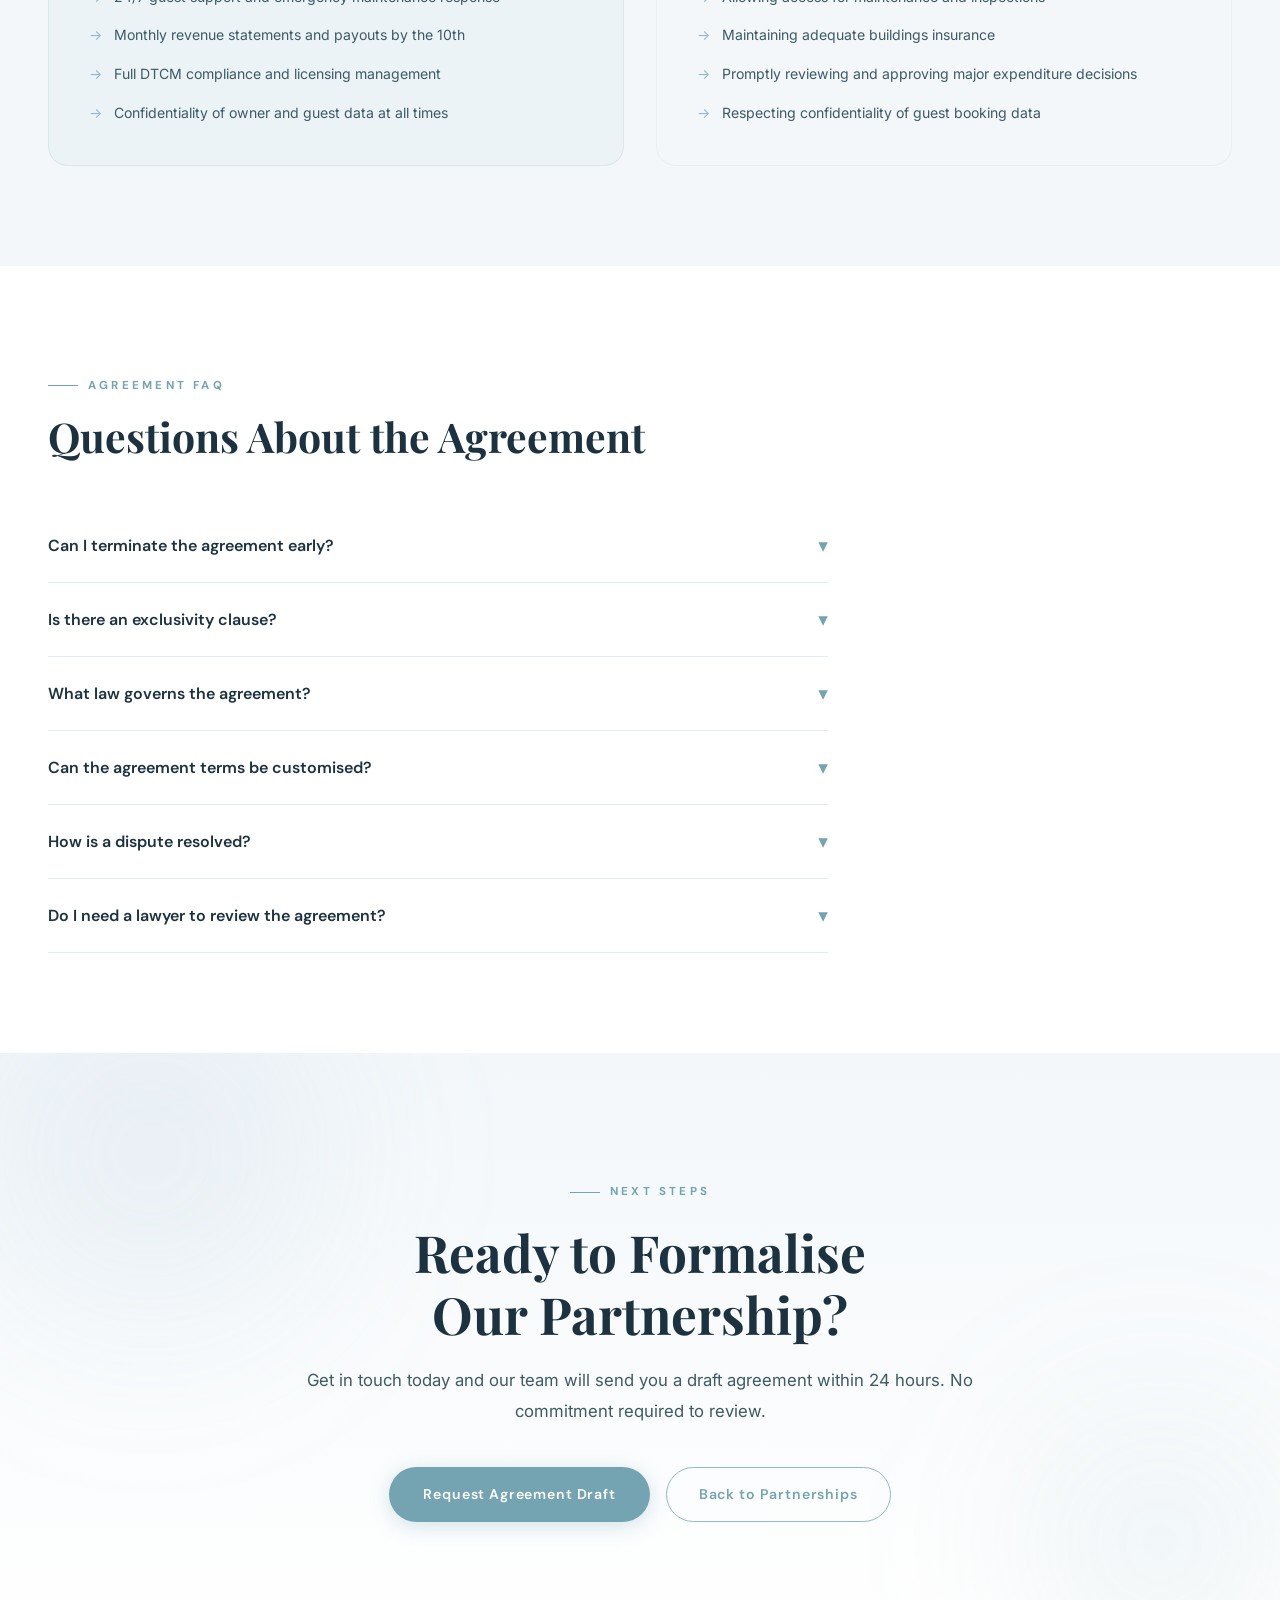
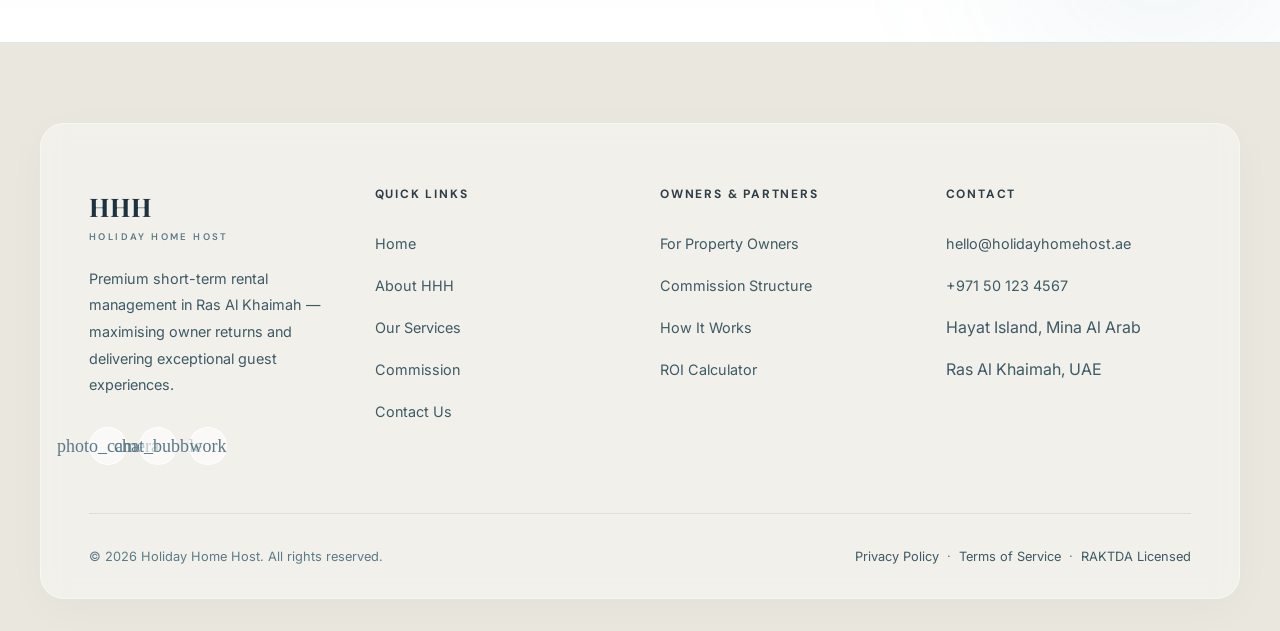
<file: partnership-agreements.html>
<!DOCTYPE html>
<html lang="en">
<head>
  <meta charset="UTF-8" />
  <meta name="viewport" content="width=device-width, initial-scale=1.0" />
  <meta name="description" content="Holiday Home Host partnership agreements — understand responsibilities, revenue structure, FAQ, and how to get started as a partner." />
  <title>Partnership Agreements | Holiday Home Host</title>
  <link rel="stylesheet" href="style.css" />
</head>
<body>

<!-- NAV -->
<nav class="nav" id="mainNav">
      <a href="index.html" class="nav-logo">
        <span class="logo-main">HHH</span>
        <span class="logo-sub">Holiday Home Host</span>
      </a>
      <ul class="nav-links" id="navLinks">
        <li><a href="index.html">Home</a></li>
        <li><a href="about.html">About</a></li>
        <li><a href="property-owners.html">For Owners</a></li>
        <li><a href="services.html">Services</a></li>
        <li><a href="commission.html">Commission</a></li>
        <li><a href="listing-process.html">How It Works</a></li>
        <li><a href="index.html#contact" class="nav-cta">List Your Property</a></li>
      </ul>
      <button class="nav-hamburger" id="navHamburger" aria-label="Toggle menu" aria-expanded="false">
        <span></span><span></span><span></span>
      </button>
    </nav>

<!-- PAGE HERO -->
<div class="page-hero" style="height:45vh; min-height:360px;">
  <div class="page-hero-bg" style="background-image:url('https://images.unsplash.com/photo-1582719478250-c89cae4dc85b?w=1600&q=80');"></div>
  <div class="page-hero-overlay"></div>
  <div class="container">
    <div class="section-label">Partnership Agreements</div>
    <h1>Clear Terms.<br><em style="color:#B8D0DC;">Honest Partnerships.</em></h1>
    <p>Everything you need to know about working with Holiday Home Host — transparent, fair, and built for the long term.</p>
  </div>
</div>

<!-- OVERVIEW -->
<section style="background:var(--dark-bg);">
  <div class="container">
    <div style="display:grid; grid-template-columns:1.2fr 1fr; gap:80px; align-items:start;" class="reveal">
      <div>
        <div class="section-label">Agreement Overview</div>
        <h2 class="section-title">What You're Agreeing To</h2>
        <p style="color:var(--text-light); font-size:.95rem; line-height:1.9; margin-bottom:24px;">
          Our partnership agreements are designed to be straightforward and mutually beneficial. We believe in clarity — so before you sign anything, we want you to understand exactly what is expected from both parties.
        </p>
        <p style="color:var(--text-light); font-size:.95rem; line-height:1.9; margin-bottom:24px;">
          All agreements are bespoke to the partnership type (property owner, real estate agency, travel partner, etc.) but share the same core principles: transparency, fairness, and respect.
        </p>
        <p style="color:var(--text-light); font-size:.95rem; line-height:1.9;">
          Our legal team reviews every agreement annually to ensure compliance with RAK and UAE law. Partners are always encouraged to seek independent legal advice before signing.
        </p>
      </div>
      <div style="background:rgba(255,255,255,.04); border:1px solid rgba(143,179,194,.15); border-radius:20px; padding:40px;">
        <h3 style="font-family:'Playfair Display',serif; font-size:1.2rem; color:var(--text-dark); margin-bottom:24px;">Agreement Highlights</h3>
        <div style="display:flex; flex-direction:column; gap:12px;">
          <div style="display:flex; align-items:flex-start; gap:12px;">
            <span style="color:var(--primary); font-size:1.1rem; flex-shrink:0; margin-top:2px;">✓</span>
            <span style="font-size:.88rem; color:var(--text-light);">Minimum 6-month term, then rolling monthly</span>
          </div>
          <div style="display:flex; align-items:flex-start; gap:12px;">
            <span style="color:var(--primary); font-size:1.1rem; flex-shrink:0; margin-top:2px;">✓</span>
            <span style="font-size:.88rem; color:var(--text-light);">30-day written notice to terminate</span>
          </div>
          <div style="display:flex; align-items:flex-start; gap:12px;">
            <span style="color:var(--primary); font-size:1.1rem; flex-shrink:0; margin-top:2px;">✓</span>
            <span style="font-size:.88rem; color:var(--text-light);">Governed by UAE law — Ras Al Khaimah jurisdiction</span>
          </div>
          <div style="display:flex; align-items:flex-start; gap:12px;">
            <span style="color:var(--primary); font-size:1.1rem; flex-shrink:0; margin-top:2px;">✓</span>
            <span style="font-size:.88rem; color:var(--text-light);">Monthly commission / revenue statements</span>
          </div>
          <div style="display:flex; align-items:flex-start; gap:12px;">
            <span style="color:var(--primary); font-size:1.1rem; flex-shrink:0; margin-top:2px;">✓</span>
            <span style="font-size:.88rem; color:var(--text-light);">Data protection and confidentiality provisions</span>
          </div>
          <div style="display:flex; align-items:flex-start; gap:12px;">
            <span style="color:var(--primary); font-size:1.1rem; flex-shrink:0; margin-top:2px;">✓</span>
            <span style="font-size:.88rem; color:var(--text-light);">Dispute resolution via mediation first</span>
          </div>
          <div style="display:flex; align-items:flex-start; gap:12px;">
            <span style="color:var(--primary); font-size:1.1rem; flex-shrink:0; margin-top:2px;">✓</span>
            <span style="font-size:.88rem; color:var(--text-light);">No exclusivity requirement for agency partners</span>
          </div>
        </div>
      </div>
    </div>
  </div>
</section>

<!-- RESPONSIBILITIES -->
<section style="background:var(--bg-soft);">
  <div class="container">
    <div class="reveal" style="text-align:center; margin-bottom:60px;">
      <div class="section-label" style="justify-content:center;">Responsibilities</div>
      <h2 class="section-title" style="text-align:center;">What We Each Bring to the Table</h2>
    </div>

    <div style="display:grid; grid-template-columns:1fr 1fr; gap:32px;" class="reveal">

      <div style="background:rgba(143,179,194,.06); border:1px solid rgba(143,179,194,.2); border-radius:20px; padding:40px;">
        <h3 style="font-family:'Playfair Display',serif; font-size:1.3rem; color:var(--primary); margin-bottom:24px;">Holiday Home Host Commits To:</h3>
        <div style="display:flex; flex-direction:column; gap:14px;">
          <div style="display:flex; align-items:flex-start; gap:12px; font-size:.88rem; color:var(--text-light);">
            <span style="color:var(--primary); flex-shrink:0;">→</span> Full management of the property from listing to payout
          </div>
          <div style="display:flex; align-items:flex-start; gap:12px; font-size:.88rem; color:var(--text-light);">
            <span style="color:var(--primary); flex-shrink:0;">→</span> Professional photography at no extra cost
          </div>
          <div style="display:flex; align-items:flex-start; gap:12px; font-size:.88rem; color:var(--text-light);">
            <span style="color:var(--primary); flex-shrink:0;">→</span> Multi-platform marketing and dynamic pricing
          </div>
          <div style="display:flex; align-items:flex-start; gap:12px; font-size:.88rem; color:var(--text-light);">
            <span style="color:var(--primary); flex-shrink:0;">→</span> 24/7 guest support and emergency maintenance response
          </div>
          <div style="display:flex; align-items:flex-start; gap:12px; font-size:.88rem; color:var(--text-light);">
            <span style="color:var(--primary); flex-shrink:0;">→</span> Monthly revenue statements and payouts by the 10th
          </div>
          <div style="display:flex; align-items:flex-start; gap:12px; font-size:.88rem; color:var(--text-light);">
            <span style="color:var(--primary); flex-shrink:0;">→</span> Full DTCM compliance and licensing management
          </div>
          <div style="display:flex; align-items:flex-start; gap:12px; font-size:.88rem; color:var(--text-light);">
            <span style="color:var(--primary); flex-shrink:0;">→</span> Confidentiality of owner and guest data at all times
          </div>
        </div>
      </div>

      <div style="background:rgba(255,255,255,.04); border:1px solid rgba(143,179,194,.12); border-radius:20px; padding:40px;">
        <h3 style="font-family:'Playfair Display',serif; font-size:1.3rem; color:var(--text-dark); margin-bottom:24px;">The Partner Commits To:</h3>
        <div style="display:flex; flex-direction:column; gap:14px;">
          <div style="display:flex; align-items:flex-start; gap:12px; font-size:.88rem; color:var(--text-light);">
            <span style="color:var(--primary); flex-shrink:0;">→</span> Ensuring the property is in good condition at handover
          </div>
          <div style="display:flex; align-items:flex-start; gap:12px; font-size:.88rem; color:var(--text-light);">
            <span style="color:var(--primary); flex-shrink:0;">→</span> Providing accurate ownership and property documentation
          </div>
          <div style="display:flex; align-items:flex-start; gap:12px; font-size:.88rem; color:var(--text-light);">
            <span style="color:var(--primary); flex-shrink:0;">→</span> Notifying HHH of any planned personal usage in advance
          </div>
          <div style="display:flex; align-items:flex-start; gap:12px; font-size:.88rem; color:var(--text-light);">
            <span style="color:var(--primary); flex-shrink:0;">→</span> Allowing access for maintenance and inspections
          </div>
          <div style="display:flex; align-items:flex-start; gap:12px; font-size:.88rem; color:var(--text-light);">
            <span style="color:var(--primary); flex-shrink:0;">→</span> Maintaining adequate buildings insurance
          </div>
          <div style="display:flex; align-items:flex-start; gap:12px; font-size:.88rem; color:var(--text-light);">
            <span style="color:var(--primary); flex-shrink:0;">→</span> Promptly reviewing and approving major expenditure decisions
          </div>
          <div style="display:flex; align-items:flex-start; gap:12px; font-size:.88rem; color:var(--text-light);">
            <span style="color:var(--primary); flex-shrink:0;">→</span> Respecting confidentiality of guest booking data
          </div>
        </div>
      </div>
    </div>
  </div>
</section>

<!-- FAQ -->
<section style="background:var(--dark-bg);">
  <div class="container">
    <div class="reveal">
      <div class="section-label">Agreement FAQ</div>
      <h2 class="section-title">Questions About the Agreement</h2>
    </div>

    <div style="max-width:780px; margin-top:48px;" class="reveal reveal-delay-1">
      <div class="faq-list">

        <div class="faq-item">
          <button class="faq-question">
            Can I terminate the agreement early?
            <span class="faq-arrow">▾</span>
          </button>
          <div class="faq-answer">
            After the initial 6-month term, you may terminate with 30 days' written notice. During the initial term, early termination is subject to a settlement fee equivalent to one month's projected management fee.
          </div>
        </div>

        <div class="faq-item">
          <button class="faq-question">
            Is there an exclusivity clause?
            <span class="faq-arrow">▾</span>
          </button>
          <div class="faq-answer">
            For property owners, our agreements are exclusive during the active management period — this ensures consistent quality and pricing across all platforms. Agency partners are not required to be exclusive.
          </div>
        </div>

        <div class="faq-item">
          <button class="faq-question">
            What law governs the agreement?
            <span class="faq-arrow">▾</span>
          </button>
          <div class="faq-answer">
            All agreements are governed by the laws of the United Arab Emirates, specifically within the jurisdiction of Ras Al Khaimah. Any disputes are first referred to mediation before any court proceedings.
          </div>
        </div>

        <div class="faq-item">
          <button class="faq-question">
            Can the agreement terms be customised?
            <span class="faq-arrow">▾</span>
          </button>
          <div class="faq-answer">
            Standard terms are fixed for transparency, but we are open to discussing reasonable modifications for premium or large-portfolio partners. Any changes must be agreed in writing and signed by both parties.
          </div>
        </div>

        <div class="faq-item">
          <button class="faq-question">
            How is a dispute resolved?
            <span class="faq-arrow">▾</span>
          </button>
          <div class="faq-answer">
            We believe disputes should be resolved through open dialogue first. Our agreements include a structured escalation pathway: direct negotiation → independent mediation → formal arbitration. We aim to resolve all issues amicably.
          </div>
        </div>

        <div class="faq-item">
          <button class="faq-question">
            Do I need a lawyer to review the agreement?
            <span class="faq-arrow">▾</span>
          </button>
          <div class="faq-answer">
            We strongly encourage all partners to seek independent legal advice before signing. We are happy to provide a draft agreement to share with your legal counsel before any commitment is made.
          </div>
        </div>

      </div>
    </div>
  </div>
</section>

<!-- CONTACT CTA -->
<section class="owner-cta-section">
  <div class="cta-bg-shapes">
    <div class="cta-shape cta-shape-1"></div>
    <div class="cta-shape cta-shape-2"></div>
  </div>
  <div class="container">
    <div class="owner-cta-content reveal">
      <div class="section-label" style="justify-content:center; margin-bottom:20px;">Next Steps</div>
      <h2>Ready to Formalise<br>Our Partnership?</h2>
      <p>Get in touch today and our team will send you a draft agreement within 24 hours. No commitment required to review.</p>
      <div class="cta-buttons">
        <a href="index.html#contact" class="btn-primary">Request Agreement Draft</a>
        <a href="partnerships.html" class="btn-outline">Back to Partnerships</a>
      </div>
    </div>
  </div>
</section>

<footer class="footer" id="footer">
      <div class="footer-bg-image"></div>
      <div class="footer-overlay"></div>
      <div class="container footer-glass">
        <div class="footer-top">
          <div class="footer-brand">
            <div class="logo-main">HHH</div>
            <div class="logo-sub">Holiday Home Host</div>
            <p>Premium short-term rental management in Ras Al Khaimah — maximising owner returns and delivering exceptional guest experiences.</p>
            <div class="footer-social">
              <a href="#" class="social-icon" aria-label="Instagram"><span class="material-symbols-outlined">photo_camera</span></a>
              <a href="#" class="social-icon" aria-label="WhatsApp"><span class="material-symbols-outlined">chat_bubble</span></a>
              <a href="#" class="social-icon" aria-label="LinkedIn"><span class="material-symbols-outlined">work</span></a>
            </div>
          </div>
          <div class="footer-col">
            <h4>Quick Links</h4>
            <ul>
              <li><a href="index.html">Home</a></li>
              <li><a href="about.html">About HHH</a></li>
              <li><a href="services.html">Our Services</a></li>
              <li><a href="commission.html">Commission</a></li>
              <li><a href="index.html#contact">Contact Us</a></li>
            </ul>
          </div>
          <div class="footer-col">
            <h4>Owners &amp; Partners</h4>
            <ul>
              <li><a href="property-owners.html">For Property Owners</a></li>
              <li><a href="commission.html">Commission Structure</a></li>
              <li><a href="listing-process.html">How It Works</a></li>
              <li><a href="roi-calculator.html">ROI Calculator</a></li>
            </ul>
          </div>
          <div class="footer-col">
            <h4>Contact</h4>
            <ul>
              <li><a href="mailto:hello@holidayhomehost.ae">hello@holidayhomehost.ae</a></li>
              <li><a href="tel:+971501234567">+971 50 123 4567</a></li>
              <li>Hayat Island, Mina Al Arab</li>
              <li>Ras Al Khaimah, UAE</li>
            </ul>
          </div>
        </div>
        <div class="footer-bottom">
          <span>© 2026 Holiday Home Host. All rights reserved.</span>
          <span>
            <a href="#">Privacy Policy</a> &nbsp;·&nbsp; <a href="#">Terms of Service</a> &nbsp;·&nbsp; <a href="#">RAKTDA Licensed</a>
          </span>
        </div>
      </div>
    </footer>

<div id="toast" style="position:fixed;bottom:32px;right:32px;z-index:3000;background:rgba(143,179,194,.15);border:1px solid var(--primary);backdrop-filter:blur(16px);border-radius:12px;padding:16px 24px;font-family:'DM Sans',sans-serif;font-size:.9rem;color:var(--white);transform:translateY(80px);opacity:0;transition:all .4s ease;pointer-events:none;max-width:300px;" aria-live="polite"></div>

  <!-- LODGIFY SCRIPTS (LOAD ONCE) -->
  <script src="https://app.lodgify.com/portable-search-bar/stable/renderPortableSearchBar.js" defer></script>
  <script src="https://app.lodgify.com/book-now-box/stable/renderBookNowBox.js" defer></script>
  
  <script src="script.js"></script>
</body>
</html>
</file>
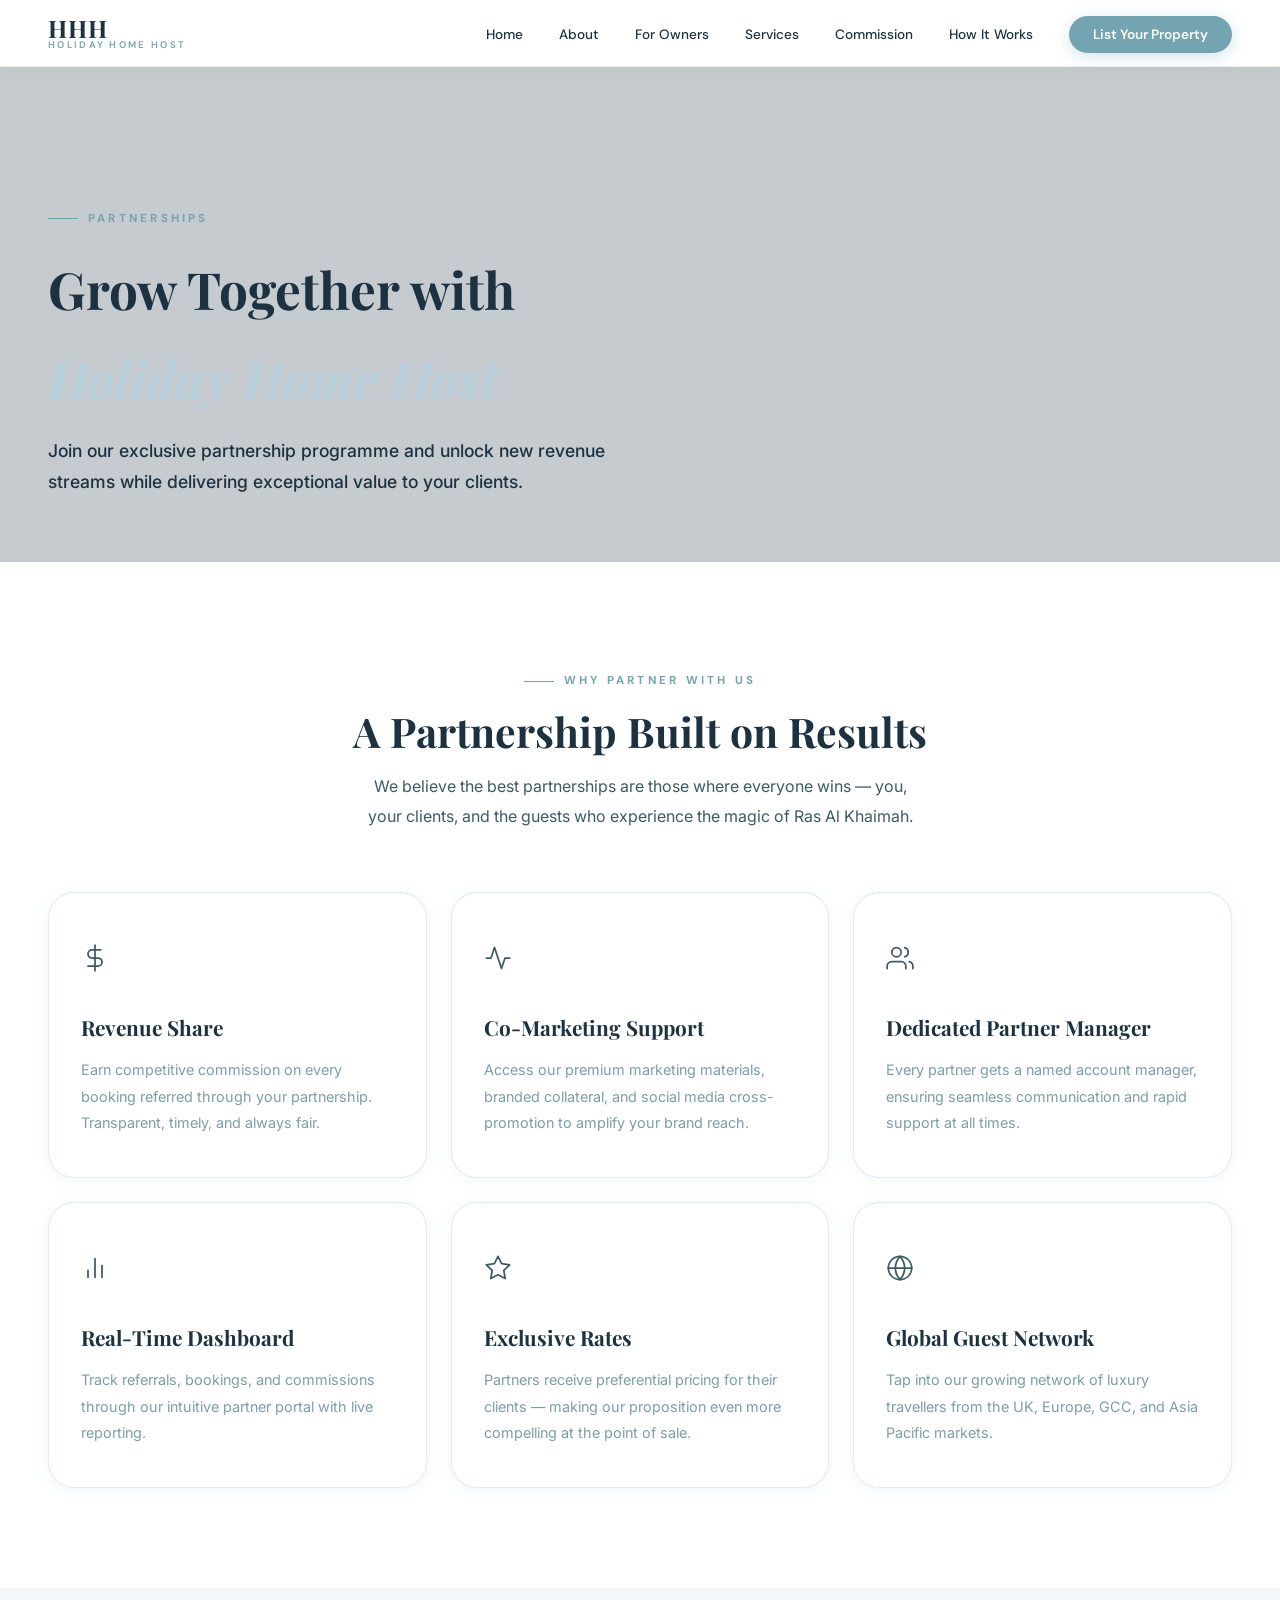
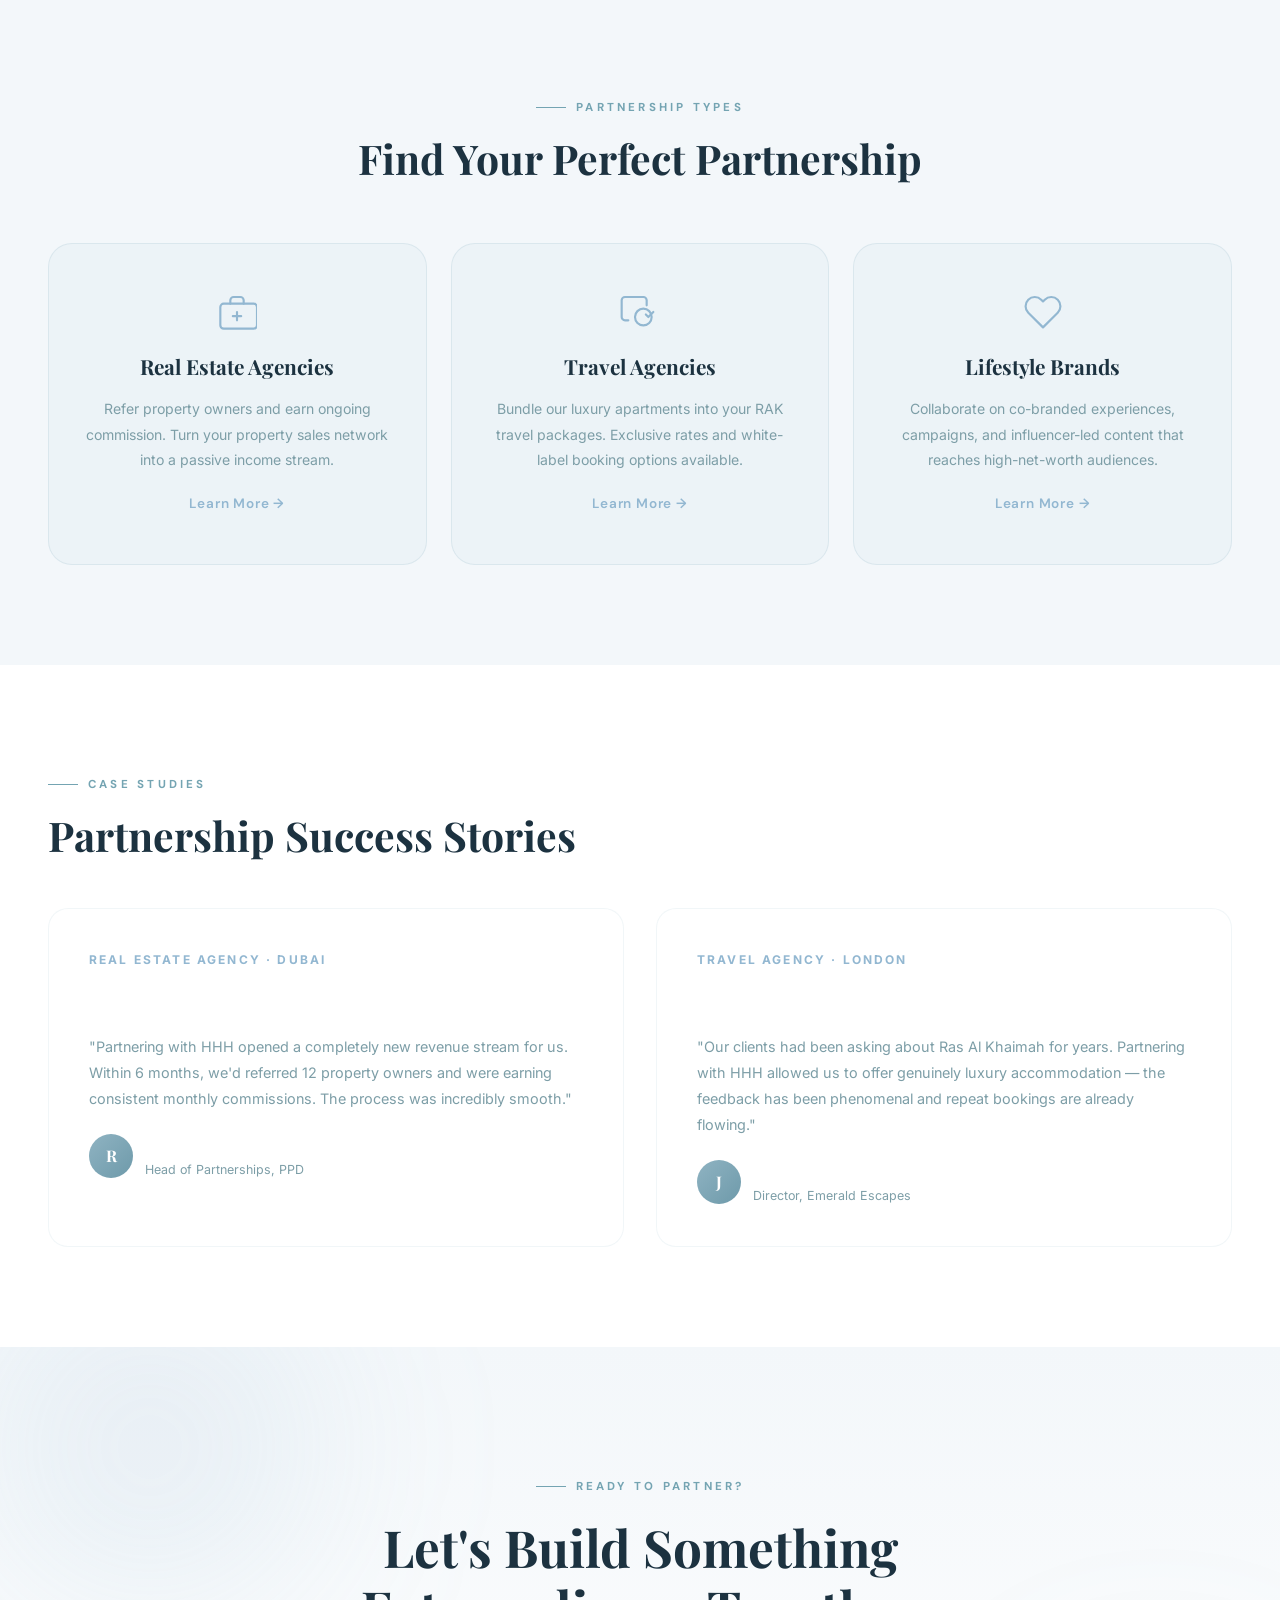
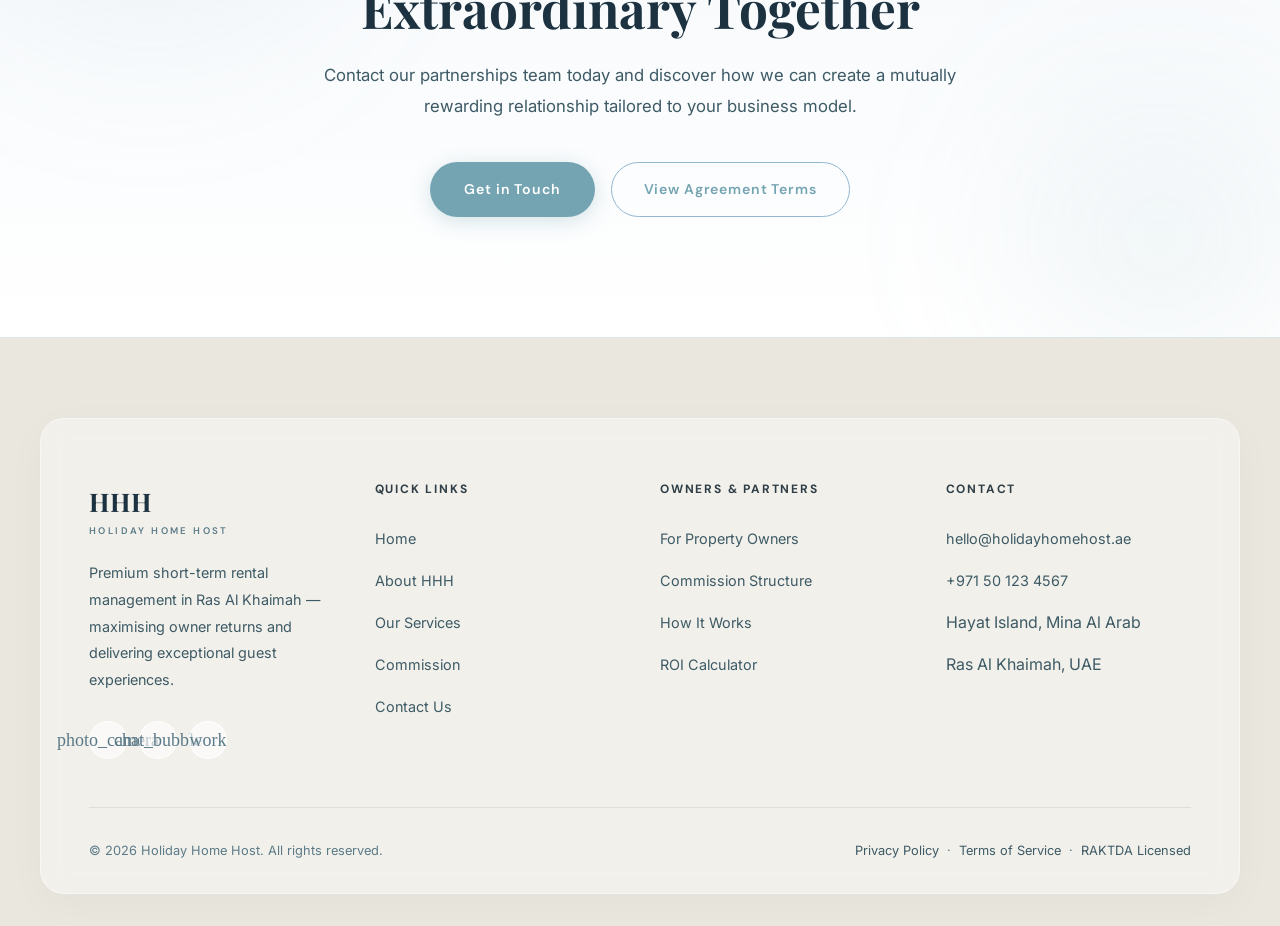
<file: partnerships.html>
<!DOCTYPE html>
<html lang="en">
<head>
  <meta charset="UTF-8" />
  <meta name="viewport" content="width=device-width, initial-scale=1.0" />
  <meta name="description" content="Partner with Holiday Home Host — co-marketing benefits, revenue share, and exclusive partnership programmes for agencies and businesses in Ras Al Khaimah." />
  <title>Partnerships | Holiday Home Host — Ras Al Khaimah</title>
  <link rel="stylesheet" href="style.css" />
</head>
<body>
<nav class="nav" id="mainNav">
      <a href="index.html" class="nav-logo">
        <span class="logo-main">HHH</span>
        <span class="logo-sub">Holiday Home Host</span>
      </a>
      <ul class="nav-links" id="navLinks">
        <li><a href="index.html">Home</a></li>
        <li><a href="about.html">About</a></li>
        <li><a href="property-owners.html">For Owners</a></li>
        <li><a href="services.html">Services</a></li>
        <li><a href="commission.html">Commission</a></li>
        <li><a href="listing-process.html">How It Works</a></li>
        <li><a href="index.html#contact" class="nav-cta">List Your Property</a></li>
      </ul>
      <button class="nav-hamburger" id="navHamburger" aria-label="Toggle menu" aria-expanded="false">
        <span></span><span></span><span></span>
      </button>
    </nav>
<div class="page-hero">
  <div class="page-hero-bg" style="background-image:url('https://images.unsplash.com/photo-1582719478250-c89cae4dc85b?w=1600&q=80');"></div>
  <div class="page-hero-overlay"></div>
  <div class="container">
    <div class="section-label">Partnerships</div>
    <h1>Grow Together with<br><em style="font-style:italic; color:#B8D0DC;">Holiday Home Host</em></h1>
    <p>Join our exclusive partnership programme and unlock new revenue streams while delivering exceptional value to your clients.</p>
  </div>
</div>
<section style="background:var(--dark-bg);">
  <div class="container">
    <div class="reveal" style="text-align:center; max-width:680px; margin:0 auto 60px;">
      <div class="section-label" style="justify-content:center;">Why Partner With Us</div>
      <h2 class="section-title" style="text-align:center;">A Partnership Built on Results</h2>
      <p class="section-desc" style="margin:0 auto; text-align:center;">We believe the best partnerships are those where everyone wins — you, your clients, and the guests who experience the magic of Ras Al Khaimah.</p>
    </div>
    <div class="benefits-grid reveal">
      <div class="benefit-card">
        <span class="benefit-icon"><svg xmlns="http://www.w3.org/2000/svg" width="28" height="28" viewBox="0 0 24 24" fill="none" stroke="currentColor" stroke-width="1.5" stroke-linecap="round" stroke-linejoin="round"><line x1="12" y1="1" x2="12" y2="23"/><path d="M17 5H9.5a3.5 3.5 0 0 0 0 7h5a3.5 3.5 0 0 1 0 7H6"/></svg></span>
        <h3>Revenue Share</h3>
        <p>Earn competitive commission on every booking referred through your partnership. Transparent, timely, and always fair.</p>
      </div>
      <div class="benefit-card">
        <span class="benefit-icon"><svg xmlns="http://www.w3.org/2000/svg" width="28" height="28" viewBox="0 0 24 24" fill="none" stroke="currentColor" stroke-width="1.5" stroke-linecap="round" stroke-linejoin="round"><path d="M22 12h-4l-3 9L9 3l-3 9H2"/></svg></span>
        <h3>Co-Marketing Support</h3>
        <p>Access our premium marketing materials, branded collateral, and social media cross-promotion to amplify your brand reach.</p>
      </div>
      <div class="benefit-card">
        <span class="benefit-icon"><svg xmlns="http://www.w3.org/2000/svg" width="28" height="28" viewBox="0 0 24 24" fill="none" stroke="currentColor" stroke-width="1.5" stroke-linecap="round" stroke-linejoin="round"><path d="M17 21v-2a4 4 0 0 0-4-4H5a4 4 0 0 0-4 4v2"/><circle cx="9" cy="7" r="4"/><path d="M23 21v-2a4 4 0 0 0-3-3.87"/><path d="M16 3.13a4 4 0 0 1 0 7.75"/></svg></span>
        <h3>Dedicated Partner Manager</h3>
        <p>Every partner gets a named account manager, ensuring seamless communication and rapid support at all times.</p>
      </div>
      <div class="benefit-card">
        <span class="benefit-icon"><svg xmlns="http://www.w3.org/2000/svg" width="28" height="28" viewBox="0 0 24 24" fill="none" stroke="currentColor" stroke-width="1.5" stroke-linecap="round" stroke-linejoin="round"><line x1="18" y1="20" x2="18" y2="10"/><line x1="12" y1="20" x2="12" y2="4"/><line x1="6" y1="20" x2="6" y2="14"/></svg></span>
        <h3>Real-Time Dashboard</h3>
        <p>Track referrals, bookings, and commissions through our intuitive partner portal with live reporting.</p>
      </div>
      <div class="benefit-card">
        <span class="benefit-icon"><svg xmlns="http://www.w3.org/2000/svg" width="28" height="28" viewBox="0 0 24 24" fill="none" stroke="currentColor" stroke-width="1.5" stroke-linecap="round" stroke-linejoin="round"><polygon points="12 2 15.09 8.26 22 9.27 17 14.14 18.18 21.02 12 17.77 5.82 21.02 7 14.14 2 9.27 8.91 8.26 12 2"/></svg></span>
        <h3>Exclusive Rates</h3>
        <p>Partners receive preferential pricing for their clients — making our proposition even more compelling at the point of sale.</p>
      </div>
      <div class="benefit-card">
        <span class="benefit-icon"><svg xmlns="http://www.w3.org/2000/svg" width="28" height="28" viewBox="0 0 24 24" fill="none" stroke="currentColor" stroke-width="1.5" stroke-linecap="round" stroke-linejoin="round"><circle cx="12" cy="12" r="10"/><line x1="2" y1="12" x2="22" y2="12"/><path d="M12 2a15.3 15.3 0 0 1 4 10 15.3 15.3 0 0 1-4 10 15.3 15.3 0 0 1-4-10 15.3 15.3 0 0 1 4-10z"/></svg></span>
        <h3>Global Guest Network</h3>
        <p>Tap into our growing network of luxury travellers from the UK, Europe, GCC, and Asia Pacific markets.</p>
      </div>
    </div>
  </div>
</section>
<section style="background:var(--bg-soft);">
  <div class="container">
    <div class="reveal" style="text-align:center; margin-bottom:60px;">
      <div class="section-label" style="justify-content:center;">Partnership Types</div>
      <h2 class="section-title" style="text-align:center;">Find Your Perfect Partnership</h2>
    </div>
    <div style="display:grid; grid-template-columns:repeat(3,1fr); gap:24px;" class="reveal">
      <div style="background:rgba(143,179,194,.06); border:1px solid rgba(143,179,194,.2); border-radius:24px; padding:48px 32px; text-align:center; transition:all .4s;" onmouseover="this.style.transform='translateY(-8px)'; this.style.boxShadow='0 20px 60px rgba(143,179,194,.15)'" onmouseout="this.style.transform=''; this.style.boxShadow=''">
        <div style="display:flex; justify-content:center; margin-bottom:16px; color:var(--primary);"><svg xmlns="http://www.w3.org/2000/svg" width="40" height="40" viewBox="0 0 24 24" fill="none" stroke="currentColor" stroke-width="1.3" stroke-linecap="round" stroke-linejoin="round"><rect x="2" y="7" width="22" height="15" rx="2"/><path d="M16 7V5a2 2 0 0 0-2-2h-4a2 2 0 0 0-2 2v2"/><line x1="12" y1="12" x2="12" y2="17"/><line x1="9.5" y1="14.5" x2="14.5" y2="14.5"/></svg></div>
        <h3 style="font-family:'Playfair Display',serif; font-size:1.3rem; color:var(--text-dark); margin-bottom:12px;">Real Estate Agencies</h3>
        <p style="font-size:.88rem; color:var(--text-muted); line-height:1.8;">Refer property owners and earn ongoing commission. Turn your property sales network into a passive income stream.</p>
        <a href="real-estate-agencies.html" style="display:inline-block; margin-top:20px; color:var(--primary); font-family:'DM Sans',sans-serif; font-size:.85rem; font-weight:600; letter-spacing:.06em;">Learn More →</a>
      </div>
      <div style="background:rgba(143,179,194,.06); border:1px solid rgba(143,179,194,.2); border-radius:24px; padding:48px 32px; text-align:center; transition:all .4s;" onmouseover="this.style.transform='translateY(-8px)'; this.style.boxShadow='0 20px 60px rgba(143,179,194,.15)'" onmouseout="this.style.transform=''; this.style.boxShadow=''">
        <div style="display:flex; justify-content:center; margin-bottom:16px; color:var(--primary);"><svg xmlns="http://www.w3.org/2000/svg" width="40" height="40" viewBox="0 0 24 24" fill="none" stroke="currentColor" stroke-width="1.3" stroke-linecap="round" stroke-linejoin="round"><path d="M5 17H3a2 2 0 0 1-2-2V5a2 2 0 0 1 2-2h11a2 2 0 0 1 2 2v3m3 7a5 5 0 1 1-10 0 5 5 0 0 1 10 0"/><polyline points="15.5 13.5 17 15 20 12"/></svg></div>
        <h3 style="font-family:'Playfair Display',serif; font-size:1.3rem; color:var(--text-dark); margin-bottom:12px;">Travel Agencies</h3>
        <p style="font-size:.88rem; color:var(--text-muted); line-height:1.8;">Bundle our luxury apartments into your RAK travel packages. Exclusive rates and white-label booking options available.</p>
        <a href="index.html#contact" style="display:inline-block; margin-top:20px; color:var(--primary); font-family:'DM Sans',sans-serif; font-size:.85rem; font-weight:600; letter-spacing:.06em;">Learn More →</a>
      </div>
      <div style="background:rgba(143,179,194,.06); border:1px solid rgba(143,179,194,.2); border-radius:24px; padding:48px 32px; text-align:center; transition:all .4s;" onmouseover="this.style.transform='translateY(-8px)'; this.style.boxShadow='0 20px 60px rgba(143,179,194,.15)'" onmouseout="this.style.transform=''; this.style.boxShadow=''">
        <div style="display:flex; justify-content:center; margin-bottom:16px; color:var(--primary);"><svg xmlns="http://www.w3.org/2000/svg" width="40" height="40" viewBox="0 0 24 24" fill="none" stroke="currentColor" stroke-width="1.3" stroke-linecap="round" stroke-linejoin="round"><path d="M20.84 4.61a5.5 5.5 0 0 0-7.78 0L12 5.67l-1.06-1.06a5.5 5.5 0 0 0-7.78 7.78l1.06 1.06L12 21.23l7.78-7.78 1.06-1.06a5.5 5.5 0 0 0 0-7.78z"/></svg></div>
        <h3 style="font-family:'Playfair Display',serif; font-size:1.3rem; color:var(--text-dark); margin-bottom:12px;">Lifestyle Brands</h3>
        <p style="font-size:.88rem; color:var(--text-muted); line-height:1.8;">Collaborate on co-branded experiences, campaigns, and influencer-led content that reaches high-net-worth audiences.</p>
        <a href="index.html#contact" style="display:inline-block; margin-top:20px; color:var(--primary); font-family:'DM Sans',sans-serif; font-size:.85rem; font-weight:600; letter-spacing:.06em;">Learn More →</a>
      </div>
    </div>
  </div>
</section>
<section style="background:var(--dark-bg);">
  <div class="container">
    <div class="reveal">
      <div class="section-label">Case Studies</div>
      <h2 class="section-title">Partnership Success Stories</h2>
    </div>
    <div style="display:grid; grid-template-columns:1fr 1fr; gap:32px; margin-top:48px;">
      <div class="reveal reveal-delay-1" style="background:rgba(255,255,255,.04); border:1px solid rgba(143,179,194,.12); border-radius:20px; padding:40px;">
        <div style="color:var(--primary); font-size:.75rem; font-weight:700; letter-spacing:.18em; text-transform:uppercase; margin-bottom:16px;">Real Estate Agency · Dubai</div>
        <h3 style="font-family:'Playfair Display',serif; font-size:1.3rem; color:var(--white); margin-bottom:12px;">Premium Properties Dubai</h3>
        <p style="font-size:.9rem; color:var(--text-muted); line-height:1.8; margin-bottom:20px;">"Partnering with HHH opened a completely new revenue stream for us. Within 6 months, we'd referred 12 property owners and were earning consistent monthly commissions. The process was incredibly smooth."</p>
        <div style="display:flex; align-items:center; gap:12px;">
          <div style="width:44px; height:44px; background:linear-gradient(135deg,#8FB3C2,#6E9AAA); border-radius:50%; display:flex; align-items:center; justify-content:center; font-family:'Playfair Display',serif; font-weight:700; color:var(--white);">R</div>
          <div>
            <div style="font-family:'DM Sans',sans-serif; font-weight:600; color:var(--white); font-size:.95rem;">Rania Al-Khalidi</div>
            <div style="font-size:.78rem; color:var(--text-muted);">Head of Partnerships, PPD</div>
          </div>
        </div>
      </div>
      <div class="reveal reveal-delay-2" style="background:rgba(255,255,255,.04); border:1px solid rgba(143,179,194,.12); border-radius:20px; padding:40px;">
        <div style="color:var(--primary); font-size:.75rem; font-weight:700; letter-spacing:.18em; text-transform:uppercase; margin-bottom:16px;">Travel Agency · London</div>
        <h3 style="font-family:'Playfair Display',serif; font-size:1.3rem; color:var(--white); margin-bottom:12px;">Emerald Escapes</h3>
        <p style="font-size:.9rem; color:var(--text-muted); line-height:1.8; margin-bottom:20px;">"Our clients had been asking about Ras Al Khaimah for years. Partnering with HHH allowed us to offer genuinely luxury accommodation — the feedback has been phenomenal and repeat bookings are already flowing."</p>
        <div style="display:flex; align-items:center; gap:12px;">
          <div style="width:44px; height:44px; background:linear-gradient(135deg,#8FB3C2,#6E9AAA); border-radius:50%; display:flex; align-items:center; justify-content:center; font-family:'Playfair Display',serif; font-weight:700; color:var(--white);">J</div>
          <div>
            <div style="font-family:'DM Sans',sans-serif; font-weight:600; color:var(--white); font-size:.95rem;">James Thornton</div>
            <div style="font-size:.78rem; color:var(--text-muted);">Director, Emerald Escapes</div>
          </div>
        </div>
      </div>
    </div>
  </div>
</section>
<section class="owner-cta-section">
  <div class="cta-bg-shapes"><div class="cta-shape cta-shape-1"></div><div class="cta-shape cta-shape-2"></div></div>
  <div class="container">
    <div class="owner-cta-content reveal">
      <div class="section-label" style="justify-content:center; margin-bottom:20px;">Ready to Partner?</div>
      <h2>Let's Build Something<br>Extraordinary Together</h2>
      <p>Contact our partnerships team today and discover how we can create a mutually rewarding relationship tailored to your business model.</p>
      <div class="cta-buttons">
        <a href="index.html#contact" class="btn-primary">Get in Touch</a>
        <a href="partnership-agreements.html" class="btn-outline">View Agreement Terms</a>
      </div>
    </div>
  </div>
</section>
<footer class="footer" id="footer">
      <div class="footer-bg-image"></div>
      <div class="footer-overlay"></div>
      <div class="container footer-glass">
        <div class="footer-top">
          <div class="footer-brand">
            <div class="logo-main">HHH</div>
            <div class="logo-sub">Holiday Home Host</div>
            <p>Premium short-term rental management in Ras Al Khaimah — maximising owner returns and delivering exceptional guest experiences.</p>
            <div class="footer-social">
              <a href="#" class="social-icon" aria-label="Instagram"><span class="material-symbols-outlined">photo_camera</span></a>
              <a href="#" class="social-icon" aria-label="WhatsApp"><span class="material-symbols-outlined">chat_bubble</span></a>
              <a href="#" class="social-icon" aria-label="LinkedIn"><span class="material-symbols-outlined">work</span></a>
            </div>
          </div>
          <div class="footer-col">
            <h4>Quick Links</h4>
            <ul>
              <li><a href="index.html">Home</a></li>
              <li><a href="about.html">About HHH</a></li>
              <li><a href="services.html">Our Services</a></li>
              <li><a href="commission.html">Commission</a></li>
              <li><a href="index.html#contact">Contact Us</a></li>
            </ul>
          </div>
          <div class="footer-col">
            <h4>Owners &amp; Partners</h4>
            <ul>
              <li><a href="property-owners.html">For Property Owners</a></li>
              <li><a href="commission.html">Commission Structure</a></li>
              <li><a href="listing-process.html">How It Works</a></li>
              <li><a href="roi-calculator.html">ROI Calculator</a></li>
            </ul>
          </div>
          <div class="footer-col">
            <h4>Contact</h4>
            <ul>
              <li><a href="mailto:hello@holidayhomehost.ae">hello@holidayhomehost.ae</a></li>
              <li><a href="tel:+971501234567">+971 50 123 4567</a></li>
              <li>Hayat Island, Mina Al Arab</li>
              <li>Ras Al Khaimah, UAE</li>
            </ul>
          </div>
        </div>
        <div class="footer-bottom">
          <span>© 2026 Holiday Home Host. All rights reserved.</span>
          <span>
            <a href="#">Privacy Policy</a> &nbsp;·&nbsp; <a href="#">Terms of Service</a> &nbsp;·&nbsp; <a href="#">RAKTDA Licensed</a>
          </span>
        </div>
      </div>
    </footer>
<div id="toast" style="position:fixed;bottom:32px;right:32px;z-index:3000;background:rgba(143,179,194,.15);border:1px solid var(--primary);backdrop-filter:blur(16px);border-radius:12px;padding:16px 24px;font-family:'DM Sans',sans-serif;font-size:.9rem;color:var(--white);transform:translateY(80px);opacity:0;transition:all .4s ease;pointer-events:none;max-width:300px;" aria-live="polite"></div>

  <!-- LODGIFY SCRIPTS (LOAD ONCE) -->
  <script src="https://app.lodgify.com/portable-search-bar/stable/renderPortableSearchBar.js" defer></script>
  <script src="https://app.lodgify.com/book-now-box/stable/renderBookNowBox.js" defer></script>
  
  <script src="script.js"></script>
</body>
</html>
</file>
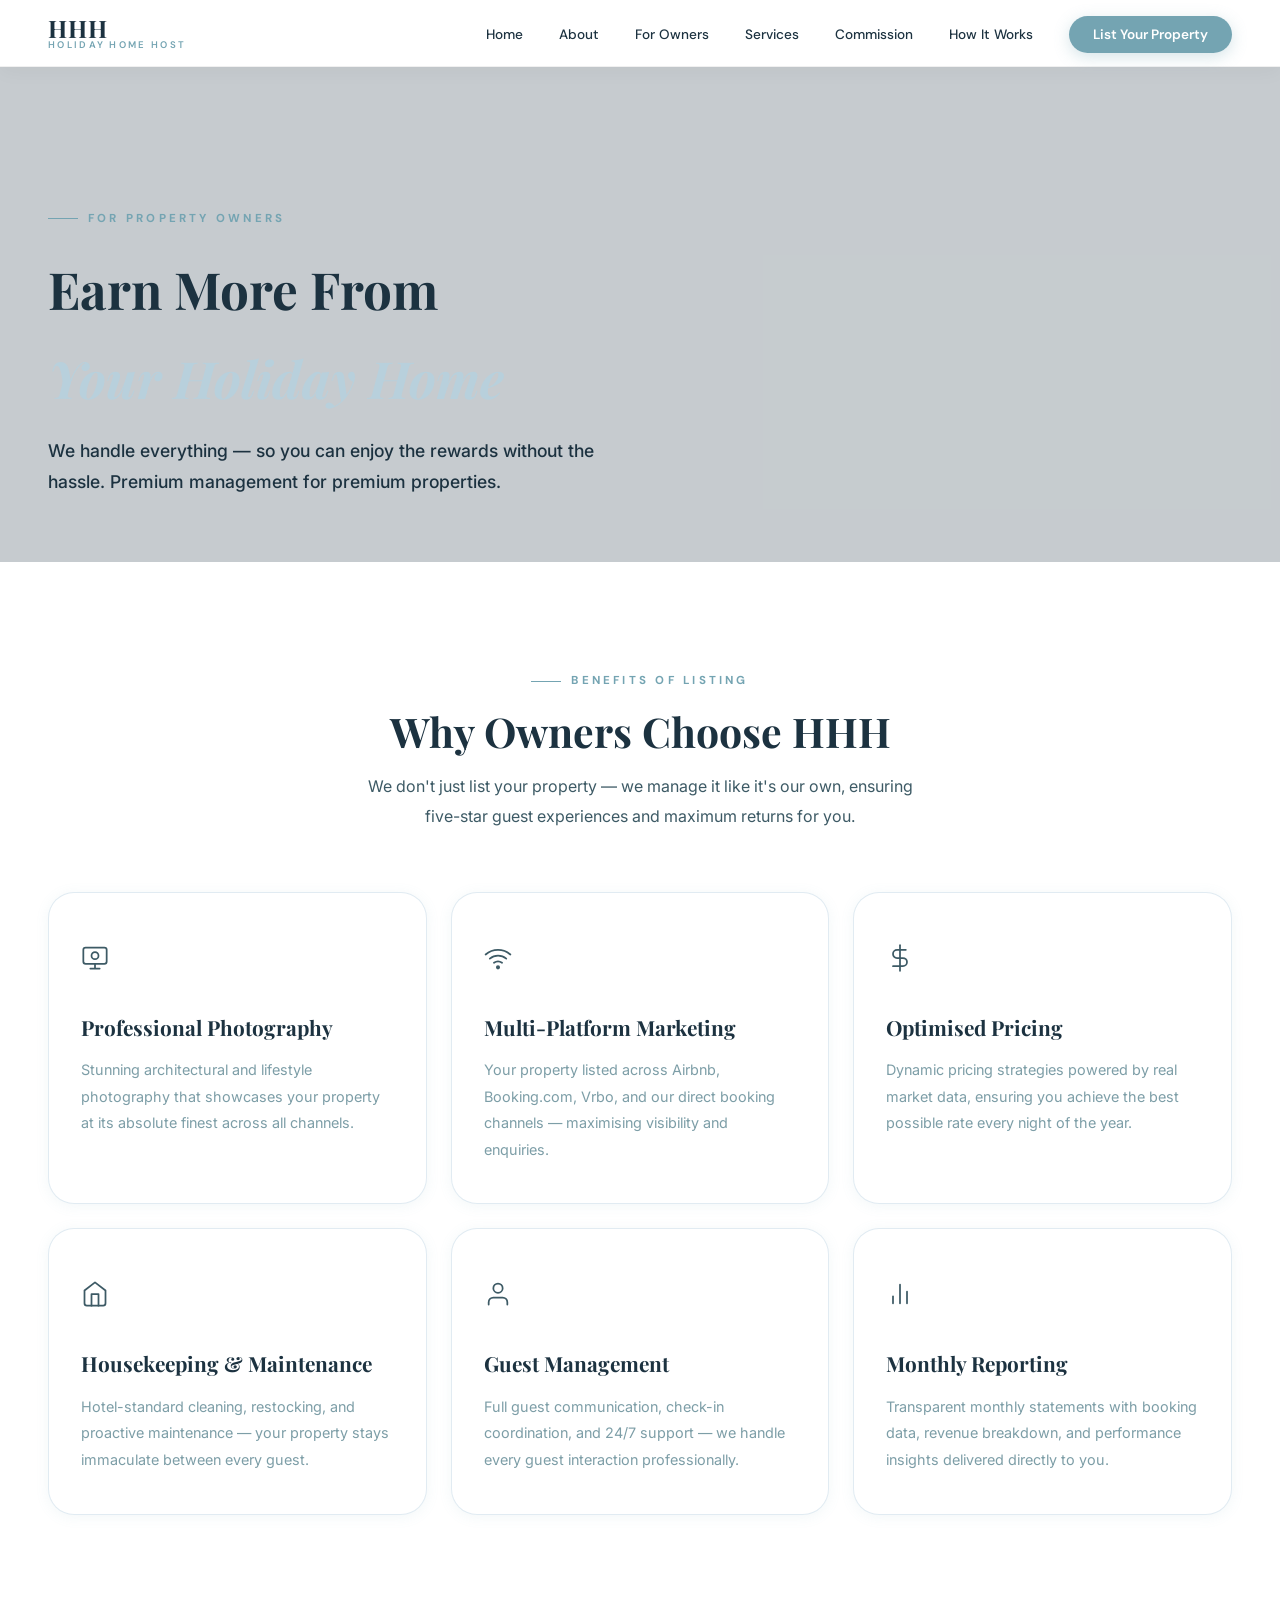
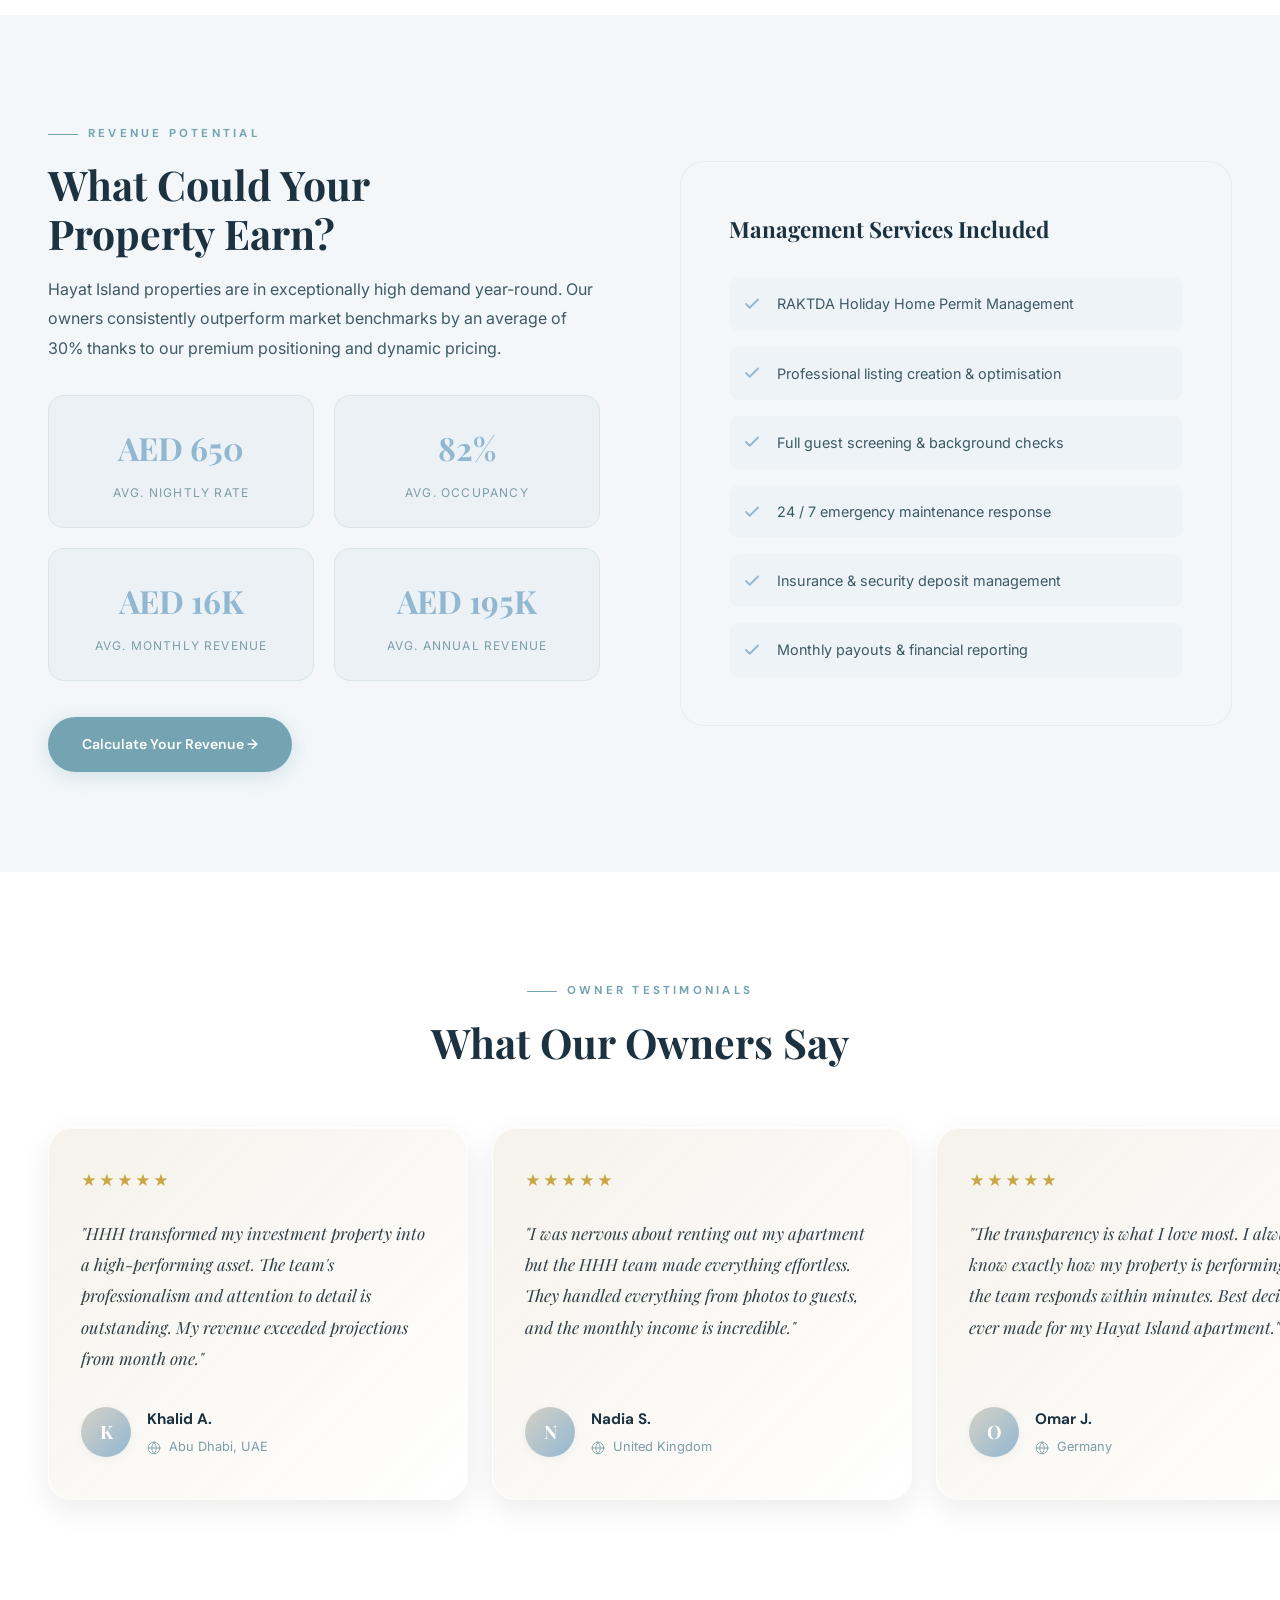
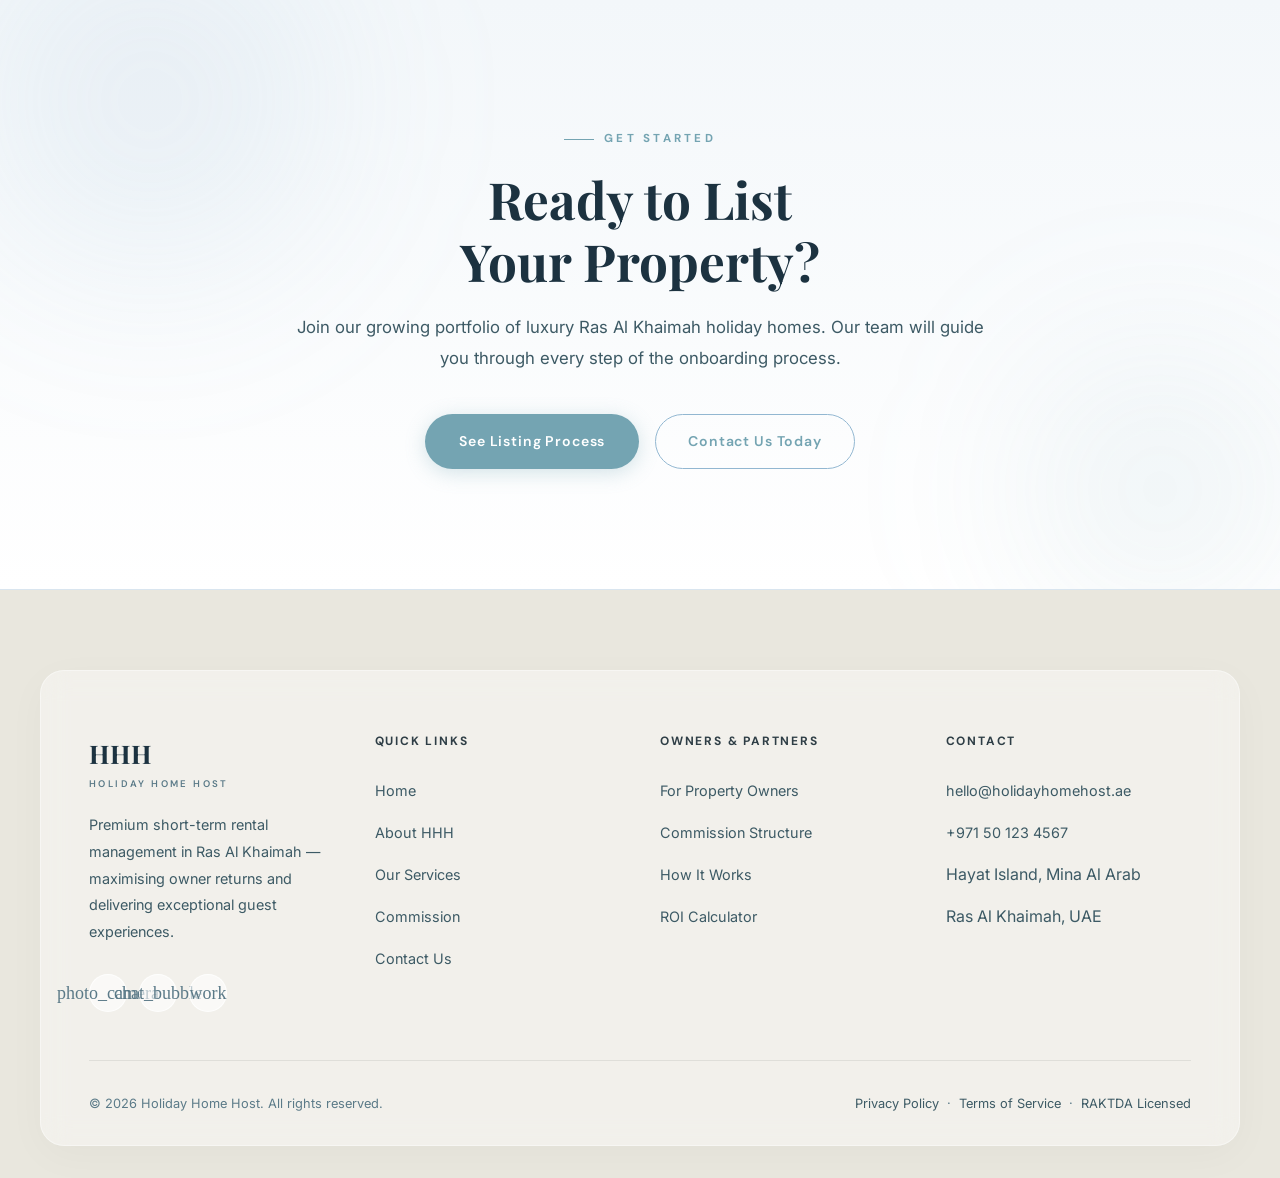
<file: property-owners.html>
<!DOCTYPE html>
<html lang="en">
<head>
  <meta charset="UTF-8" />
  <meta name="viewport" content="width=device-width, initial-scale=1.0" />
  <meta name="description" content="List your Ras Al Khaimah holiday property with Holiday Home Host. Expert management, premium marketing, and maximum revenue for property owners." />
  <title>Property Owners | Holiday Home Host — Ras Al Khaimah</title>
  <link rel="stylesheet" href="style.css" />
</head>
<body>

<!-- NAV -->
<nav class="nav" id="mainNav">
      <a href="index.html" class="nav-logo">
        <span class="logo-main">HHH</span>
        <span class="logo-sub">Holiday Home Host</span>
      </a>
      <ul class="nav-links" id="navLinks">
        <li><a href="index.html">Home</a></li>
        <li><a href="about.html">About</a></li>
        <li><a href="property-owners.html">For Owners</a></li>
        <li><a href="services.html">Services</a></li>
        <li><a href="commission.html">Commission</a></li>
        <li><a href="listing-process.html">How It Works</a></li>
        <li><a href="index.html#contact" class="nav-cta">List Your Property</a></li>
      </ul>
      <button class="nav-hamburger" id="navHamburger" aria-label="Toggle menu" aria-expanded="false">
        <span></span><span></span><span></span>
      </button>
    </nav>

<!-- PAGE HERO -->
<div class="page-hero">
  <div class="page-hero-bg" style="background-image:url('https://images.unsplash.com/photo-1600596542815-ffad4c1539a9?w=1600&q=80');"></div>
  <div class="page-hero-overlay"></div>
  <div class="container">
    <div class="section-label">For Property Owners</div>
    <h1>Earn More From<br><em style="color:#B8D0DC;">Your Holiday Home</em></h1>
    <p>We handle everything — so you can enjoy the rewards without the hassle. Premium management for premium properties.</p>
  </div>
</div>

<!-- BENEFITS -->
<section style="background:var(--dark-bg);">
  <div class="container">
    <div class="reveal" style="text-align:center; max-width:680px; margin:0 auto 60px;">
      <div class="section-label" style="justify-content:center;">Benefits of Listing</div>
      <h2 class="section-title" style="text-align:center;">Why Owners Choose HHH</h2>
      <p class="section-desc" style="margin:0 auto; text-align:center;">We don't just list your property — we manage it like it's our own, ensuring five-star guest experiences and maximum returns for you.</p>
    </div>
    <div class="benefits-grid">
      <div class="benefit-card reveal reveal-delay-1">
        <span class="benefit-icon">
          <svg xmlns="http://www.w3.org/2000/svg" width="28" height="28" viewBox="0 0 24 24" fill="none" stroke="currentColor" stroke-width="1.5" stroke-linecap="round" stroke-linejoin="round"><rect x="2" y="3" width="20" height="14" rx="2"/><path d="M8 21h8M12 17v4"/><circle cx="12" cy="10" r="3"/></svg>
        </span>
        <h3>Professional Photography</h3>
        <p>Stunning architectural and lifestyle photography that showcases your property at its absolute finest across all channels.</p>
      </div>
      <div class="benefit-card reveal reveal-delay-2">
        <span class="benefit-icon">
          <svg xmlns="http://www.w3.org/2000/svg" width="28" height="28" viewBox="0 0 24 24" fill="none" stroke="currentColor" stroke-width="1.5" stroke-linecap="round" stroke-linejoin="round"><path d="M5 12.55a11 11 0 0 1 14.08 0"/><path d="M1.42 9a16 16 0 0 1 21.16 0"/><path d="M8.53 16.11a6 6 0 0 1 6.95 0"/><circle cx="12" cy="20" r="1" fill="currentColor"/></svg>
        </span>
        <h3>Multi-Platform Marketing</h3>
        <p>Your property listed across Airbnb, Booking.com, Vrbo, and our direct booking channels — maximising visibility and enquiries.</p>
      </div>
      <div class="benefit-card reveal reveal-delay-3">
        <span class="benefit-icon">
          <svg xmlns="http://www.w3.org/2000/svg" width="28" height="28" viewBox="0 0 24 24" fill="none" stroke="currentColor" stroke-width="1.5" stroke-linecap="round" stroke-linejoin="round"><line x1="12" y1="1" x2="12" y2="23"/><path d="M17 5H9.5a3.5 3.5 0 0 0 0 7h5a3.5 3.5 0 0 1 0 7H6"/></svg>
        </span>
        <h3>Optimised Pricing</h3>
        <p>Dynamic pricing strategies powered by real market data, ensuring you achieve the best possible rate every night of the year.</p>
      </div>
      <div class="benefit-card reveal reveal-delay-1">
        <span class="benefit-icon">
          <svg xmlns="http://www.w3.org/2000/svg" width="28" height="28" viewBox="0 0 24 24" fill="none" stroke="currentColor" stroke-width="1.5" stroke-linecap="round" stroke-linejoin="round"><path d="M3 9l9-7 9 7v11a2 2 0 0 1-2 2H5a2 2 0 0 1-2-2z"/><polyline points="9 22 9 12 15 12 15 22"/></svg>
        </span>
        <h3>Housekeeping &amp; Maintenance</h3>
        <p>Hotel-standard cleaning, restocking, and proactive maintenance — your property stays immaculate between every guest.</p>
      </div>
      <div class="benefit-card reveal reveal-delay-2">
        <span class="benefit-icon">
          <svg xmlns="http://www.w3.org/2000/svg" width="28" height="28" viewBox="0 0 24 24" fill="none" stroke="currentColor" stroke-width="1.5" stroke-linecap="round" stroke-linejoin="round"><path d="M20 21v-2a4 4 0 0 0-4-4H8a4 4 0 0 0-4 4v2"/><circle cx="12" cy="7" r="4"/></svg>
        </span>
        <h3>Guest Management</h3>
        <p>Full guest communication, check-in coordination, and 24/7 support — we handle every guest interaction professionally.</p>
      </div>
      <div class="benefit-card reveal reveal-delay-3">
        <span class="benefit-icon">
          <svg xmlns="http://www.w3.org/2000/svg" width="28" height="28" viewBox="0 0 24 24" fill="none" stroke="currentColor" stroke-width="1.5" stroke-linecap="round" stroke-linejoin="round"><line x1="18" y1="20" x2="18" y2="10"/><line x1="12" y1="20" x2="12" y2="4"/><line x1="6" y1="20" x2="6" y2="14"/></svg>
        </span>
        <h3>Monthly Reporting</h3>
        <p>Transparent monthly statements with booking data, revenue breakdown, and performance insights delivered directly to you.</p>
      </div>
    </div>
  </div>
</section>

<!-- REVENUE POTENTIAL -->
<section style="background:var(--bg-soft);">
  <div class="container">
    <div style="display:grid; grid-template-columns:1fr 1fr; gap:80px; align-items:center;" class="reveal">
      <div>
        <div class="section-label">Revenue Potential</div>
        <h2 class="section-title">What Could Your<br>Property Earn?</h2>
        <p class="section-desc" style="margin-bottom:32px;">Hayat Island properties are in exceptionally high demand year-round. Our owners consistently outperform market benchmarks by an average of 30% thanks to our premium positioning and dynamic pricing.</p>
        <div style="display:grid; grid-template-columns:1fr 1fr; gap:20px; margin-bottom:36px;">
          <div style="background:rgba(143,179,194,.08); border:1px solid rgba(143,179,194,.2); border-radius:16px; padding:24px; text-align:center;">
            <div style="font-family:'Playfair Display',serif; font-size:2rem; font-weight:700; color:var(--primary); margin-bottom:6px;">AED 650</div>
            <div style="font-size:.75rem; color:var(--text-muted); text-transform:uppercase; letter-spacing:.1em;">Avg. Nightly Rate</div>
          </div>
          <div style="background:rgba(143,179,194,.08); border:1px solid rgba(143,179,194,.2); border-radius:16px; padding:24px; text-align:center;">
            <div style="font-family:'Playfair Display',serif; font-size:2rem; font-weight:700; color:var(--primary); margin-bottom:6px;">82%</div>
            <div style="font-size:.75rem; color:var(--text-muted); text-transform:uppercase; letter-spacing:.1em;">Avg. Occupancy</div>
          </div>
          <div style="background:rgba(143,179,194,.08); border:1px solid rgba(143,179,194,.2); border-radius:16px; padding:24px; text-align:center;">
            <div style="font-family:'Playfair Display',serif; font-size:2rem; font-weight:700; color:var(--primary); margin-bottom:6px;">AED 16K</div>
            <div style="font-size:.75rem; color:var(--text-muted); text-transform:uppercase; letter-spacing:.1em;">Avg. Monthly Revenue</div>
          </div>
          <div style="background:rgba(143,179,194,.08); border:1px solid rgba(143,179,194,.2); border-radius:16px; padding:24px; text-align:center;">
            <div style="font-family:'Playfair Display',serif; font-size:2rem; font-weight:700; color:var(--primary); margin-bottom:6px;">AED 195K</div>
            <div style="font-size:.75rem; color:var(--text-muted); text-transform:uppercase; letter-spacing:.1em;">Avg. Annual Revenue</div>
          </div>
        </div>
        <a href="roi-calculator.html" class="btn-primary-dark">Calculate Your Revenue →</a>
      </div>
      <div style="background:rgba(255,255,255,.04); border:1px solid rgba(143,179,194,.15); border-radius:24px; padding:48px;">
        <h3 style="font-family:'Playfair Display',serif; font-size:1.4rem; color:var(--text-dark); margin-bottom:28px;">Management Services Included</h3>
        <div style="display:flex; flex-direction:column; gap:16px;">
          <div style="display:flex; align-items:center; gap:16px; padding:14px; background:rgba(143,179,194,.06); border-radius:10px;">
            <svg xmlns="http://www.w3.org/2000/svg" width="18" height="18" viewBox="0 0 24 24" fill="none" stroke="var(--primary)" stroke-width="2.5" stroke-linecap="round" stroke-linejoin="round" style="flex-shrink:0;"><polyline points="20 6 9 17 4 12"/></svg>
            <span style="font-size:.9rem; color:var(--text-light);">RAKTDA Holiday Home Permit Management</span>
          </div>
          <div style="display:flex; align-items:center; gap:16px; padding:14px; background:rgba(143,179,194,.06); border-radius:10px;">
            <svg xmlns="http://www.w3.org/2000/svg" width="18" height="18" viewBox="0 0 24 24" fill="none" stroke="var(--primary)" stroke-width="2.5" stroke-linecap="round" stroke-linejoin="round" style="flex-shrink:0;"><polyline points="20 6 9 17 4 12"/></svg>
            <span style="font-size:.9rem; color:var(--text-light);">Professional listing creation &amp; optimisation</span>
          </div>
          <div style="display:flex; align-items:center; gap:16px; padding:14px; background:rgba(143,179,194,.06); border-radius:10px;">
            <svg xmlns="http://www.w3.org/2000/svg" width="18" height="18" viewBox="0 0 24 24" fill="none" stroke="var(--primary)" stroke-width="2.5" stroke-linecap="round" stroke-linejoin="round" style="flex-shrink:0;"><polyline points="20 6 9 17 4 12"/></svg>
            <span style="font-size:.9rem; color:var(--text-light);">Full guest screening &amp; background checks</span>
          </div>
          <div style="display:flex; align-items:center; gap:16px; padding:14px; background:rgba(143,179,194,.06); border-radius:10px;">
            <svg xmlns="http://www.w3.org/2000/svg" width="18" height="18" viewBox="0 0 24 24" fill="none" stroke="var(--primary)" stroke-width="2.5" stroke-linecap="round" stroke-linejoin="round" style="flex-shrink:0;"><polyline points="20 6 9 17 4 12"/></svg>
            <span style="font-size:.9rem; color:var(--text-light);">24 / 7 emergency maintenance response</span>
          </div>
          <div style="display:flex; align-items:center; gap:16px; padding:14px; background:rgba(143,179,194,.06); border-radius:10px;">
            <svg xmlns="http://www.w3.org/2000/svg" width="18" height="18" viewBox="0 0 24 24" fill="none" stroke="var(--primary)" stroke-width="2.5" stroke-linecap="round" stroke-linejoin="round" style="flex-shrink:0;"><polyline points="20 6 9 17 4 12"/></svg>
            <span style="font-size:.9rem; color:var(--text-light);">Insurance &amp; security deposit management</span>
          </div>
          <div style="display:flex; align-items:center; gap:16px; padding:14px; background:rgba(143,179,194,.06); border-radius:10px;">
            <svg xmlns="http://www.w3.org/2000/svg" width="18" height="18" viewBox="0 0 24 24" fill="none" stroke="var(--primary)" stroke-width="2.5" stroke-linecap="round" stroke-linejoin="round" style="flex-shrink:0;"><polyline points="20 6 9 17 4 12"/></svg>
            <span style="font-size:.9rem; color:var(--text-light);">Monthly payouts &amp; financial reporting</span>
          </div>
        </div>
      </div>
    </div>
  </div>
</section>

<!-- OWNER TESTIMONIALS -->
<section style="background:var(--dark-bg);">
  <div class="container">
    <div class="reveal" style="text-align:center; margin-bottom:60px;">
      <div class="section-label" style="justify-content:center;">Owner Testimonials</div>
      <h2 class="section-title" style="text-align:center;">What Our Owners Say</h2>
    </div>
    <div style="display:grid; grid-template-columns:repeat(3,1fr); gap:24px;">
      <div class="review-card reveal reveal-delay-1">
        <div class="review-stars">★★★★★</div>
        <p class="review-text">"HHH transformed my investment property into a high-performing asset. The team's professionalism and attention to detail is outstanding. My revenue exceeded projections from month one."</p>
        <div class="review-author">
          <div class="review-avatar">K</div>
          <div>
            <div class="review-name">Khalid A.</div>
            <div class="review-country">
              <svg xmlns="http://www.w3.org/2000/svg" width="14" height="14" viewBox="0 0 24 24" fill="none" stroke="currentColor" stroke-width="1.5" stroke-linecap="round" stroke-linejoin="round" style="display:inline;vertical-align:middle;margin-right:4px;"><circle cx="12" cy="12" r="10"/><line x1="2" y1="12" x2="22" y2="12"/><path d="M12 2a15.3 15.3 0 0 1 4 10 15.3 15.3 0 0 1-4 10 15.3 15.3 0 0 1-4-10 15.3 15.3 0 0 1 4-10z"/></svg>
              Abu Dhabi, UAE
            </div>
          </div>
        </div>
      </div>
      <div class="review-card reveal reveal-delay-2">
        <div class="review-stars">★★★★★</div>
        <p class="review-text">"I was nervous about renting out my apartment but the HHH team made everything effortless. They handled everything from photos to guests, and the monthly income is incredible."</p>
        <div class="review-author">
          <div class="review-avatar">N</div>
          <div>
            <div class="review-name">Nadia S.</div>
            <div class="review-country">
              <svg xmlns="http://www.w3.org/2000/svg" width="14" height="14" viewBox="0 0 24 24" fill="none" stroke="currentColor" stroke-width="1.5" stroke-linecap="round" stroke-linejoin="round" style="display:inline;vertical-align:middle;margin-right:4px;"><circle cx="12" cy="12" r="10"/><line x1="2" y1="12" x2="22" y2="12"/><path d="M12 2a15.3 15.3 0 0 1 4 10 15.3 15.3 0 0 1-4 10 15.3 15.3 0 0 1-4-10 15.3 15.3 0 0 1 4-10z"/></svg>
              United Kingdom
            </div>
          </div>
        </div>
      </div>
      <div class="review-card reveal reveal-delay-3">
        <div class="review-stars">★★★★★</div>
        <p class="review-text">"The transparency is what I love most. I always know exactly how my property is performing, and the team responds within minutes. Best decision I ever made for my Hayat Island apartment."</p>
        <div class="review-author">
          <div class="review-avatar">O</div>
          <div>
            <div class="review-name">Omar J.</div>
            <div class="review-country">
              <svg xmlns="http://www.w3.org/2000/svg" width="14" height="14" viewBox="0 0 24 24" fill="none" stroke="currentColor" stroke-width="1.5" stroke-linecap="round" stroke-linejoin="round" style="display:inline;vertical-align:middle;margin-right:4px;"><circle cx="12" cy="12" r="10"/><line x1="2" y1="12" x2="22" y2="12"/><path d="M12 2a15.3 15.3 0 0 1 4 10 15.3 15.3 0 0 1-4 10 15.3 15.3 0 0 1-4-10 15.3 15.3 0 0 1 4-10z"/></svg>
              Germany
            </div>
          </div>
        </div>
      </div>
    </div>
  </div>
</section>

<!-- CTA -->
<section class="owner-cta-section">
  <div class="cta-bg-shapes">
    <div class="cta-shape cta-shape-1"></div>
    <div class="cta-shape cta-shape-2"></div>
  </div>
  <div class="container">
    <div class="owner-cta-content reveal">
      <div class="section-label" style="justify-content:center; margin-bottom:20px;">Get Started</div>
      <h2>Ready to List<br>Your Property?</h2>
      <p>Join our growing portfolio of luxury Ras Al Khaimah holiday homes. Our team will guide you through every step of the onboarding process.</p>
      <div class="cta-buttons">
        <a href="listing-process.html" class="btn-primary">See Listing Process</a>
        <a href="index.html#contact" class="btn-outline">Contact Us Today</a>
      </div>
    </div>
  </div>
</section>

<footer class="footer" id="footer">
      <div class="footer-bg-image"></div>
      <div class="footer-overlay"></div>
      <div class="container footer-glass">
        <div class="footer-top">
          <div class="footer-brand">
            <div class="logo-main">HHH</div>
            <div class="logo-sub">Holiday Home Host</div>
            <p>Premium short-term rental management in Ras Al Khaimah — maximising owner returns and delivering exceptional guest experiences.</p>
            <div class="footer-social">
              <a href="#" class="social-icon" aria-label="Instagram"><span class="material-symbols-outlined">photo_camera</span></a>
              <a href="#" class="social-icon" aria-label="WhatsApp"><span class="material-symbols-outlined">chat_bubble</span></a>
              <a href="#" class="social-icon" aria-label="LinkedIn"><span class="material-symbols-outlined">work</span></a>
            </div>
          </div>
          <div class="footer-col">
            <h4>Quick Links</h4>
            <ul>
              <li><a href="index.html">Home</a></li>
              <li><a href="about.html">About HHH</a></li>
              <li><a href="services.html">Our Services</a></li>
              <li><a href="commission.html">Commission</a></li>
              <li><a href="index.html#contact">Contact Us</a></li>
            </ul>
          </div>
          <div class="footer-col">
            <h4>Owners &amp; Partners</h4>
            <ul>
              <li><a href="property-owners.html">For Property Owners</a></li>
              <li><a href="commission.html">Commission Structure</a></li>
              <li><a href="listing-process.html">How It Works</a></li>
              <li><a href="roi-calculator.html">ROI Calculator</a></li>
            </ul>
          </div>
          <div class="footer-col">
            <h4>Contact</h4>
            <ul>
              <li><a href="mailto:hello@holidayhomehost.ae">hello@holidayhomehost.ae</a></li>
              <li><a href="tel:+971501234567">+971 50 123 4567</a></li>
              <li>Hayat Island, Mina Al Arab</li>
              <li>Ras Al Khaimah, UAE</li>
            </ul>
          </div>
        </div>
        <div class="footer-bottom">
          <span>© 2026 Holiday Home Host. All rights reserved.</span>
          <span>
            <a href="#">Privacy Policy</a> &nbsp;·&nbsp; <a href="#">Terms of Service</a> &nbsp;·&nbsp; <a href="#">RAKTDA Licensed</a>
          </span>
        </div>
      </div>
    </footer>

<div id="toast" style="position:fixed;bottom:32px;right:32px;z-index:3000;background:var(--white);border:1px solid var(--border);backdrop-filter:blur(16px);border-radius:12px;padding:16px 24px;font-family:'DM Sans',sans-serif;font-size:.9rem;color:var(--text-dark);transform:translateY(80px);opacity:0;transition:all .4s ease;pointer-events:none;max-width:300px;" aria-live="polite"></div>

  <!-- LODGIFY SCRIPTS (LOAD ONCE) -->
  <script src="https://app.lodgify.com/portable-search-bar/stable/renderPortableSearchBar.js" defer></script>
  <script src="https://app.lodgify.com/book-now-box/stable/renderBookNowBox.js" defer></script>
  
  <script src="script.js"></script>
</body>
</html>
</file>
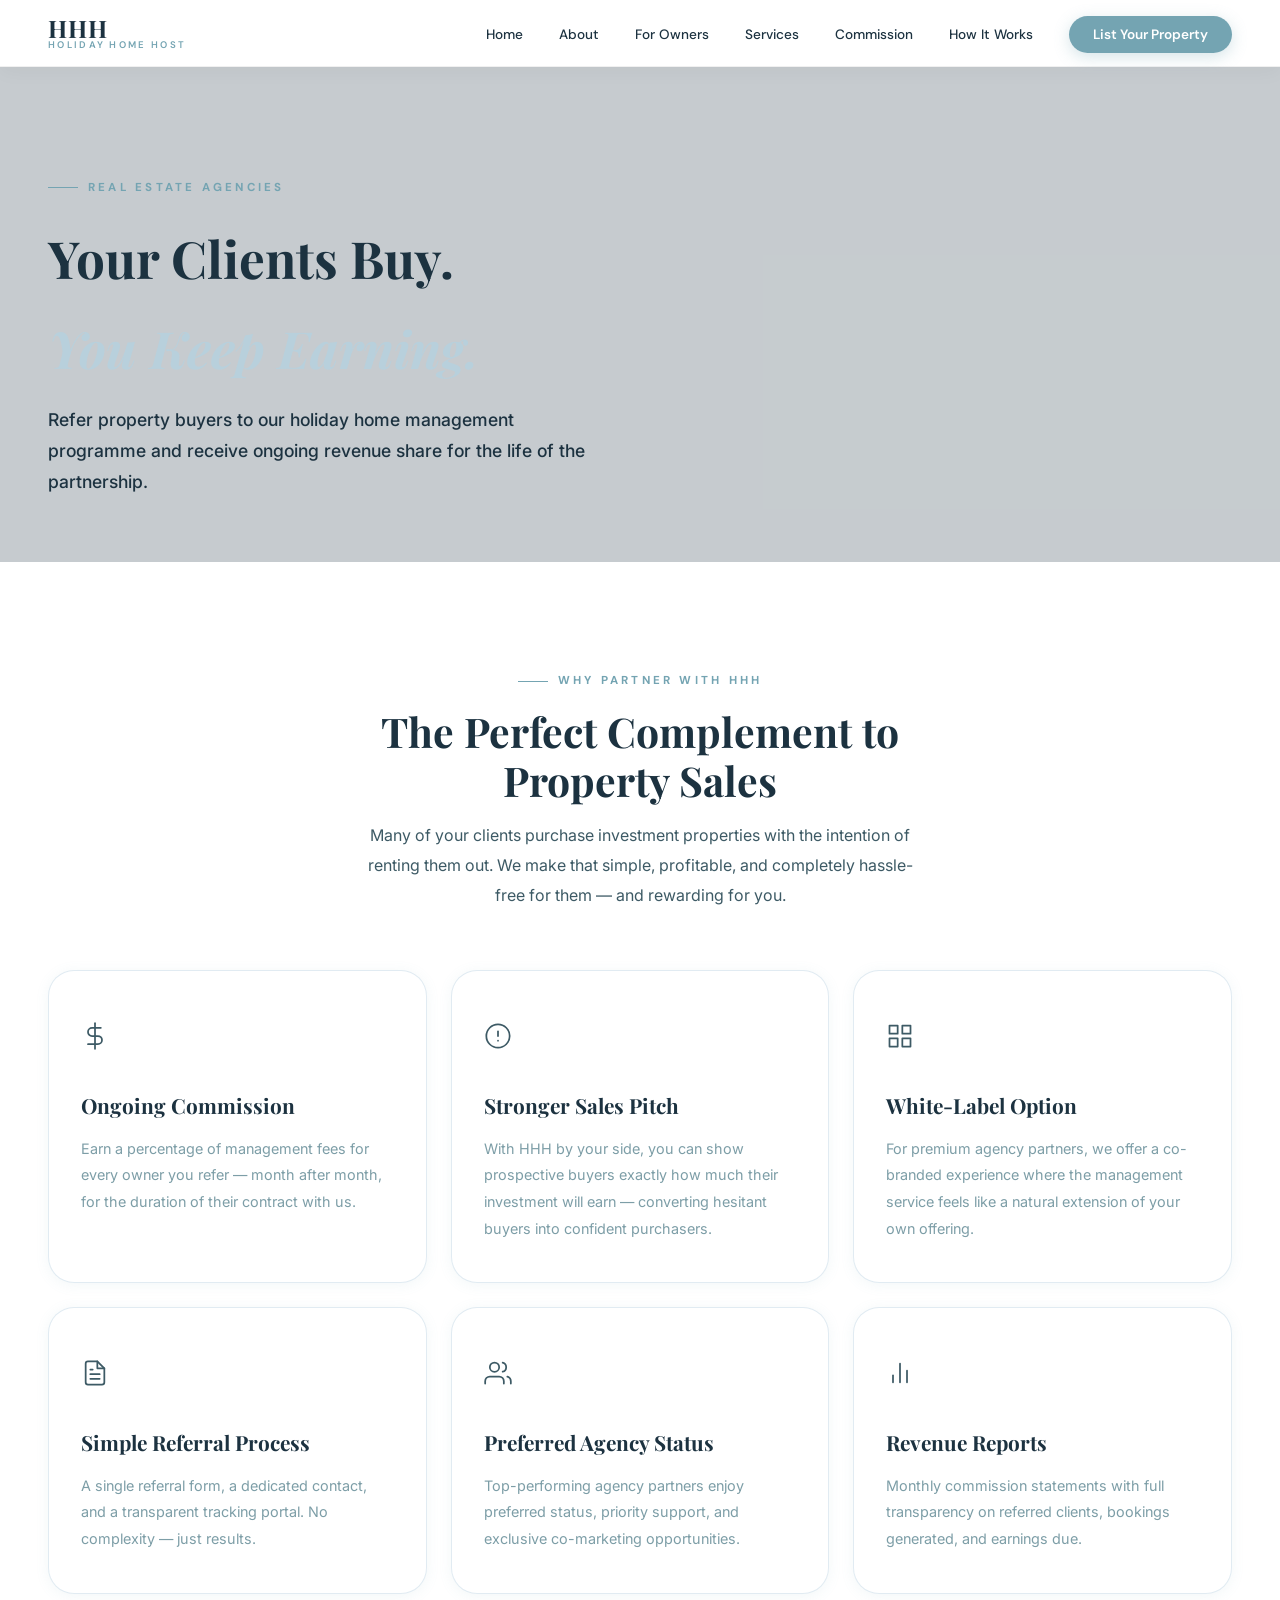
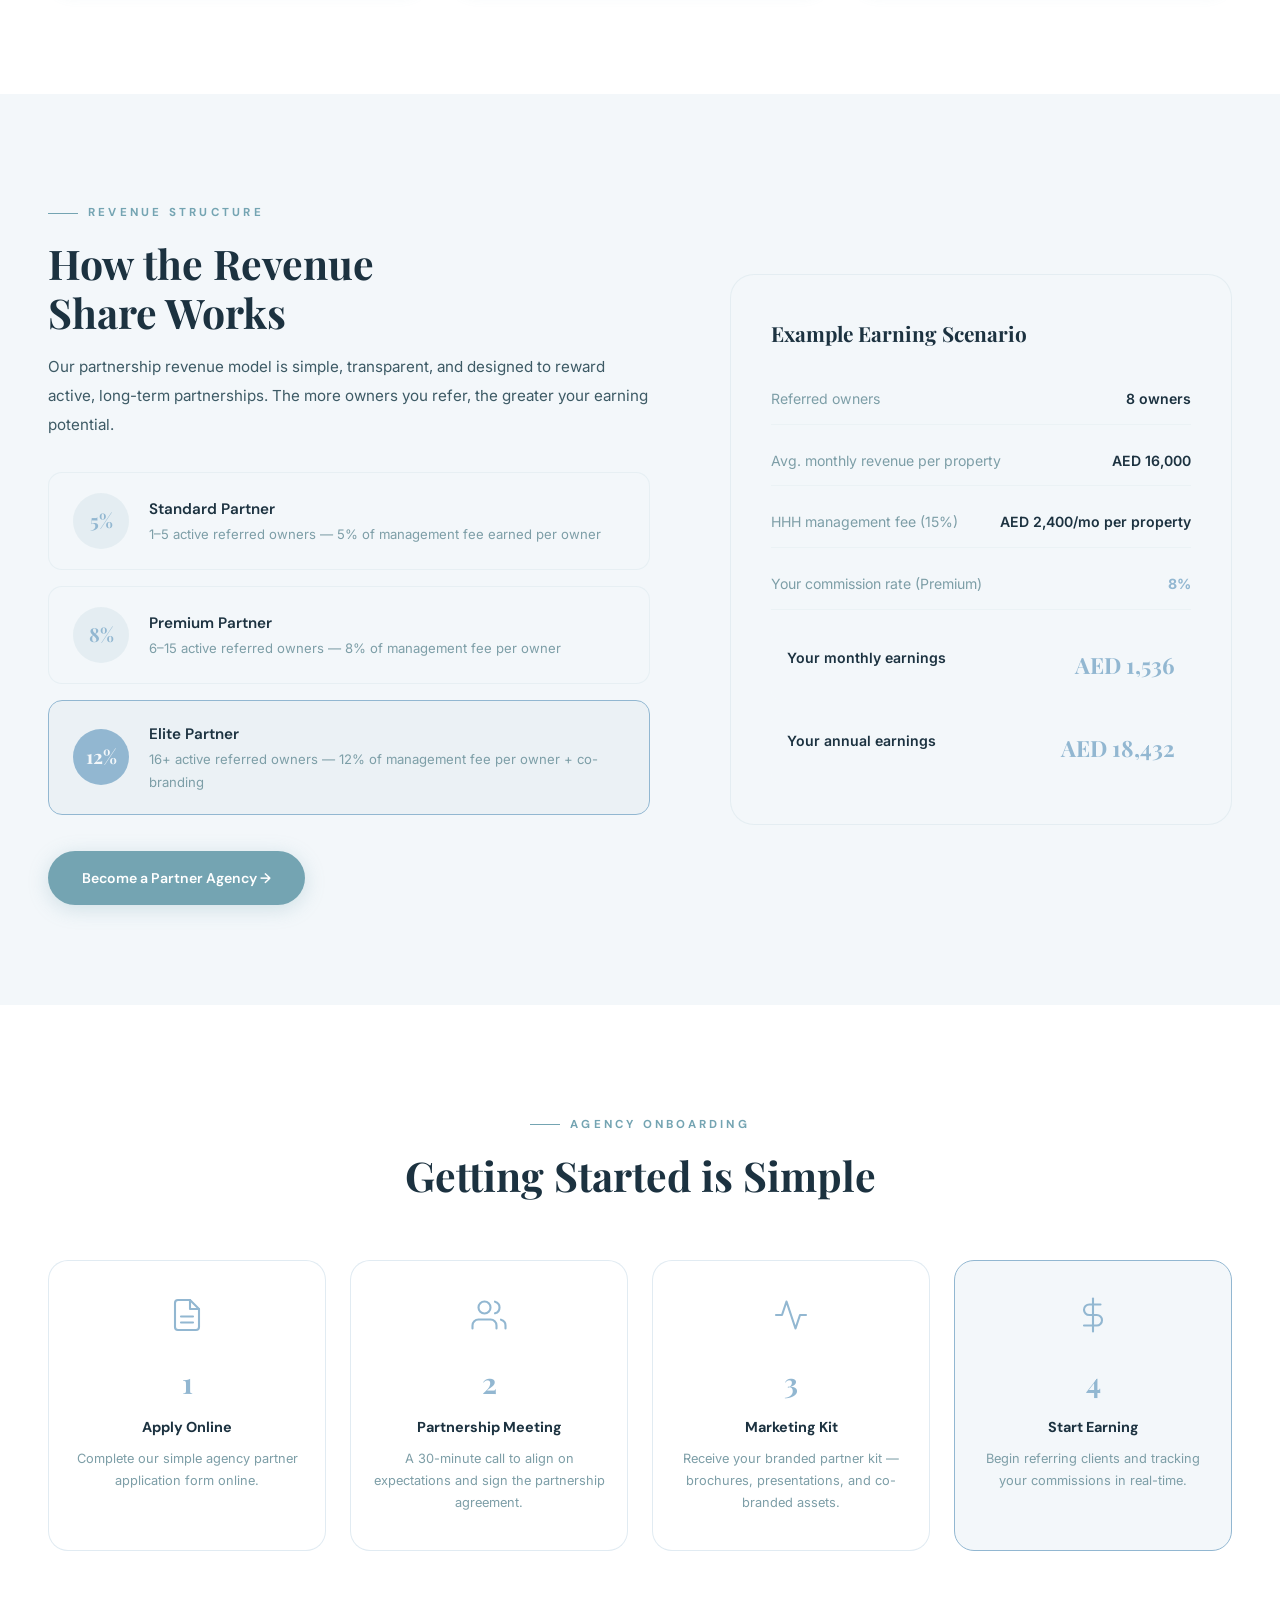
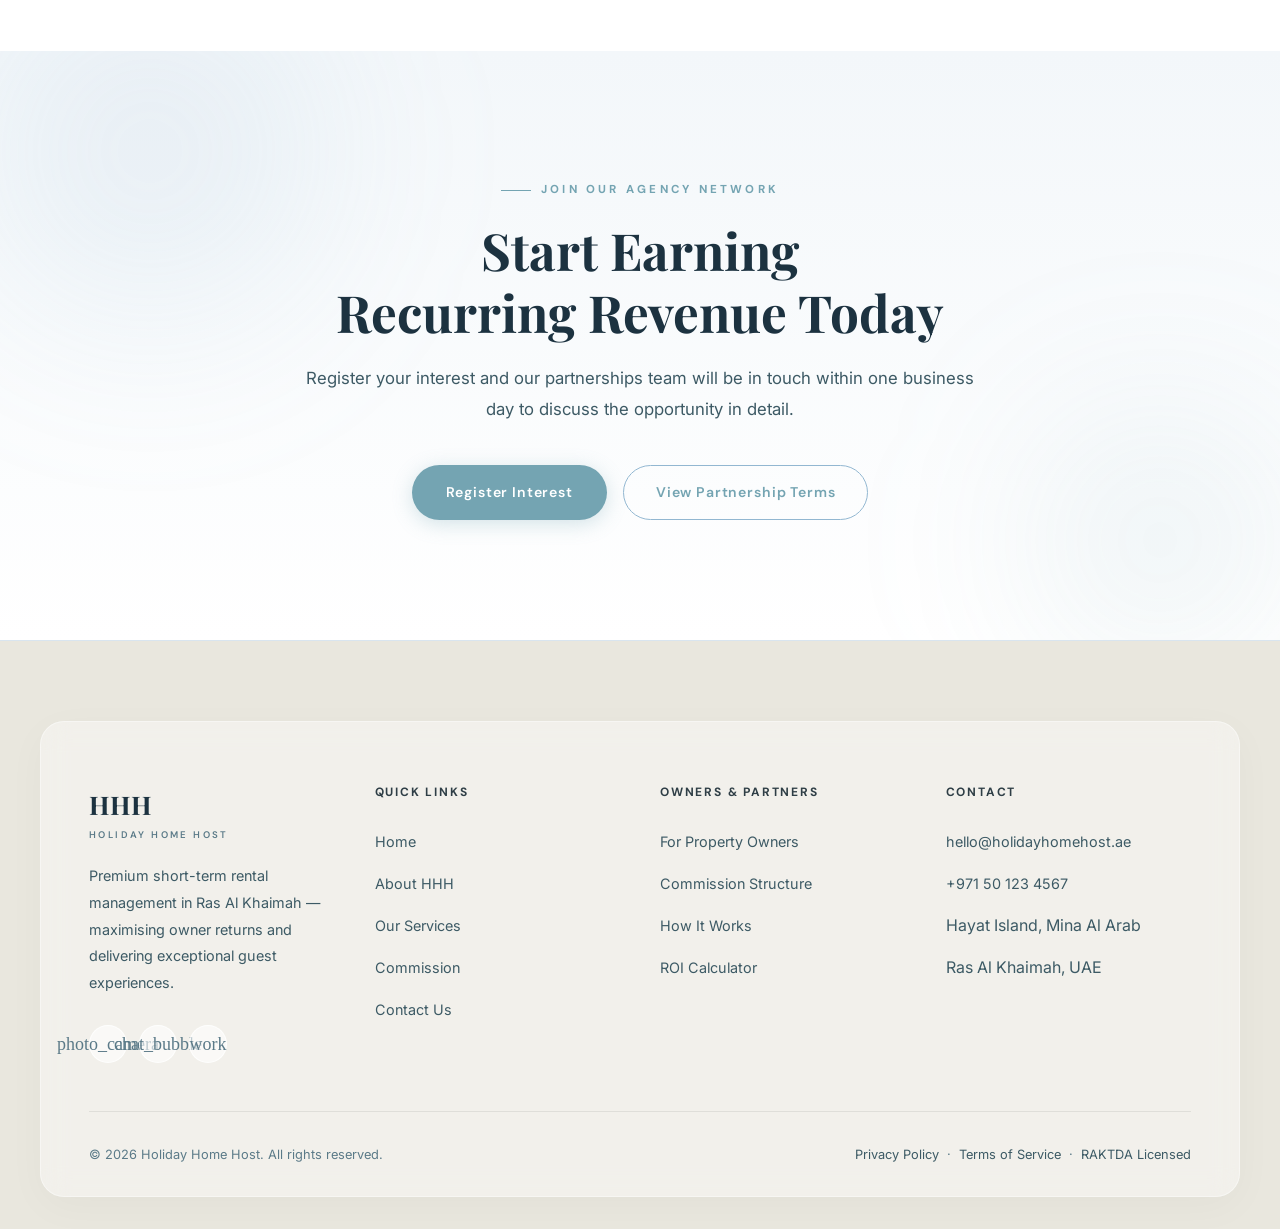
<file: real-estate-agencies.html>
<!DOCTYPE html>
<html lang="en">
<head>
  <meta charset="UTF-8" />
  <meta name="viewport" content="width=device-width, initial-scale=1.0" />
  <meta name="description" content="Real estate agencies — partner with Holiday Home Host to earn ongoing commissions and deliver premium holiday home management to your property clients in Ras Al Khaimah." />
  <title>Real Estate Agencies | Holiday Home Host — Partnership Programme</title>
  <link rel="stylesheet" href="style.css" />
</head>
<body>

<!-- NAV -->
<nav class="nav" id="mainNav">
      <a href="index.html" class="nav-logo">
        <span class="logo-main">HHH</span>
        <span class="logo-sub">Holiday Home Host</span>
      </a>
      <ul class="nav-links" id="navLinks">
        <li><a href="index.html">Home</a></li>
        <li><a href="about.html">About</a></li>
        <li><a href="property-owners.html">For Owners</a></li>
        <li><a href="services.html">Services</a></li>
        <li><a href="commission.html">Commission</a></li>
        <li><a href="listing-process.html">How It Works</a></li>
        <li><a href="index.html#contact" class="nav-cta">List Your Property</a></li>
      </ul>
      <button class="nav-hamburger" id="navHamburger" aria-label="Toggle menu" aria-expanded="false">
        <span></span><span></span><span></span>
      </button>
    </nav>

<!-- PAGE HERO -->
<div class="page-hero">
  <div class="page-hero-bg" style="background-image:url('https://images.unsplash.com/photo-1464822759023-fed622ff2c3b?w=1600&q=80');"></div>
  <div class="page-hero-overlay"></div>
  <div class="container">
    <div class="section-label">Real Estate Agencies</div>
    <h1>Your Clients Buy.<br><em style="color:#B8D0DC;">You Keep Earning.</em></h1>
    <p>Refer property buyers to our holiday home management programme and receive ongoing revenue share for the life of the partnership.</p>
  </div>
</div>

<!-- WHY PARTNER -->
<section style="background:var(--dark-bg);">
  <div class="container">
    <div class="reveal" style="text-align:center; max-width:640px; margin:0 auto 60px;">
      <div class="section-label" style="justify-content:center;">Why Partner With HHH</div>
      <h2 class="section-title" style="text-align:center;">The Perfect Complement to Property Sales</h2>
      <p class="section-desc" style="text-align:center; margin:0 auto;">Many of your clients purchase investment properties with the intention of renting them out. We make that simple, profitable, and completely hassle-free for them — and rewarding for you.</p>
    </div>

    <div class="benefits-grid reveal">
      <div class="benefit-card">
        <span class="benefit-icon"><svg xmlns="http://www.w3.org/2000/svg" width="28" height="28" viewBox="0 0 24 24" fill="none" stroke="currentColor" stroke-width="1.5" stroke-linecap="round" stroke-linejoin="round"><line x1="12" y1="1" x2="12" y2="23"/><path d="M17 5H9.5a3.5 3.5 0 0 0 0 7h5a3.5 3.5 0 0 1 0 7H6"/></svg></span>
        <h3>Ongoing Commission</h3>
        <p>Earn a percentage of management fees for every owner you refer — month after month, for the duration of their contract with us.</p>
      </div>
      <div class="benefit-card">
        <span class="benefit-icon"><svg xmlns="http://www.w3.org/2000/svg" width="28" height="28" viewBox="0 0 24 24" fill="none" stroke="currentColor" stroke-width="1.5" stroke-linecap="round" stroke-linejoin="round"><circle cx="12" cy="12" r="10"/><line x1="12" y1="8" x2="12" y2="12"/><line x1="12" y1="16" x2="12.01" y2="16"/></svg></span>
        <h3>Stronger Sales Pitch</h3>
        <p>With HHH by your side, you can show prospective buyers exactly how much their investment will earn — converting hesitant buyers into confident purchasers.</p>
      </div>
      <div class="benefit-card">
        <span class="benefit-icon"><svg xmlns="http://www.w3.org/2000/svg" width="28" height="28" viewBox="0 0 24 24" fill="none" stroke="currentColor" stroke-width="1.5" stroke-linecap="round" stroke-linejoin="round"><rect x="3" y="3" width="7" height="7"/><rect x="14" y="3" width="7" height="7"/><rect x="14" y="14" width="7" height="7"/><rect x="3" y="14" width="7" height="7"/></svg></span>
        <h3>White-Label Option</h3>
        <p>For premium agency partners, we offer a co-branded experience where the management service feels like a natural extension of your own offering.</p>
      </div>
      <div class="benefit-card">
        <span class="benefit-icon"><svg xmlns="http://www.w3.org/2000/svg" width="28" height="28" viewBox="0 0 24 24" fill="none" stroke="currentColor" stroke-width="1.5" stroke-linecap="round" stroke-linejoin="round"><path d="M14 2H6a2 2 0 0 0-2 2v16a2 2 0 0 0 2 2h12a2 2 0 0 0 2-2V8z"/><polyline points="14 2 14 8 20 8"/><line x1="16" y1="13" x2="8" y2="13"/><line x1="16" y1="17" x2="8" y2="17"/><polyline points="10 9 9 9 8 9"/></svg></span>
        <h3>Simple Referral Process</h3>
        <p>A single referral form, a dedicated contact, and a transparent tracking portal. No complexity — just results.</p>
      </div>
      <div class="benefit-card">
        <span class="benefit-icon"><svg xmlns="http://www.w3.org/2000/svg" width="28" height="28" viewBox="0 0 24 24" fill="none" stroke="currentColor" stroke-width="1.5" stroke-linecap="round" stroke-linejoin="round"><path d="M17 21v-2a4 4 0 0 0-4-4H5a4 4 0 0 0-4 4v2"/><circle cx="9" cy="7" r="4"/><path d="M23 21v-2a4 4 0 0 0-3-3.87"/><path d="M16 3.13a4 4 0 0 1 0 7.75"/></svg></span>
        <h3>Preferred Agency Status</h3>
        <p>Top-performing agency partners enjoy preferred status, priority support, and exclusive co-marketing opportunities.</p>
      </div>
      <div class="benefit-card">
        <span class="benefit-icon"><svg xmlns="http://www.w3.org/2000/svg" width="28" height="28" viewBox="0 0 24 24" fill="none" stroke="currentColor" stroke-width="1.5" stroke-linecap="round" stroke-linejoin="round"><line x1="18" y1="20" x2="18" y2="10"/><line x1="12" y1="20" x2="12" y2="4"/><line x1="6" y1="20" x2="6" y2="14"/></svg></span>
        <h3>Revenue Reports</h3>
        <p>Monthly commission statements with full transparency on referred clients, bookings generated, and earnings due.</p>
      </div>
    </div>
  </div>
</section>

<!-- REVENUE SHARE -->
<section style="background:var(--bg-soft);">
  <div class="container">
    <div style="display:grid; grid-template-columns:1.2fr 1fr; gap:80px; align-items:center;">
      <div class="reveal">
        <div class="section-label">Revenue Structure</div>
        <h2 class="section-title">How the Revenue<br>Share Works</h2>
        <p style="color:var(--text-light); font-size:.95rem; line-height:1.9; margin-bottom:32px;">
          Our partnership revenue model is simple, transparent, and designed to reward active, long-term partnerships. The more owners you refer, the greater your earning potential.
        </p>

        <div style="display:flex; flex-direction:column; gap:16px; margin-bottom:36px;">

          <div style="display:flex; align-items:center; gap:20px; background:rgba(255,255,255,.04); border:1px solid rgba(143,179,194,.12); border-radius:14px; padding:20px 24px;">
            <div style="width:56px; height:56px; background:rgba(143,179,194,.15); border-radius:50%; display:flex; align-items:center; justify-content:center; font-family:'Playfair Display',serif; font-size:1.2rem; font-weight:700; color:var(--primary); flex-shrink:0;">5%</div>
            <div>
              <div style="font-family:'DM Sans',sans-serif; font-weight:600; color:var(--text-dark); font-size:.95rem;">Standard Partner</div>
              <div style="font-size:.82rem; color:var(--text-muted);">1–5 active referred owners — 5% of management fee earned per owner</div>
            </div>
          </div>

          <div style="display:flex; align-items:center; gap:20px; background:rgba(255,255,255,.04); border:1px solid rgba(143,179,194,.12); border-radius:14px; padding:20px 24px;">
            <div style="width:56px; height:56px; background:rgba(143,179,194,.15); border-radius:50%; display:flex; align-items:center; justify-content:center; font-family:'Playfair Display',serif; font-size:1.2rem; font-weight:700; color:var(--primary); flex-shrink:0;">8%</div>
            <div>
              <div style="font-family:'DM Sans',sans-serif; font-weight:600; color:var(--text-dark); font-size:.95rem;">Premium Partner</div>
              <div style="font-size:.82rem; color:var(--text-muted);">6–15 active referred owners — 8% of management fee per owner</div>
            </div>
          </div>

          <div style="display:flex; align-items:center; gap:20px; background:rgba(143,179,194,.08); border:1px solid var(--primary); border-radius:14px; padding:20px 24px;">
            <div style="width:56px; height:56px; background:var(--primary); border-radius:50%; display:flex; align-items:center; justify-content:center; font-family:'Playfair Display',serif; font-size:1.2rem; font-weight:700; color:var(--bg-soft); flex-shrink:0;">12%</div>
            <div>
              <div style="font-family:'DM Sans',sans-serif; font-weight:600; color:var(--text-dark); font-size:.95rem;">Elite Partner</div>
              <div style="font-size:.82rem; color:var(--text-muted);">16+ active referred owners — 12% of management fee per owner + co-branding</div>
            </div>
          </div>
        </div>

        <a href="index.html#contact" class="btn-primary-dark">Become a Partner Agency →</a>
      </div>

      <div class="reveal reveal-delay-2">
        <div style="background:rgba(255,255,255,.04); border:1px solid rgba(143,179,194,.15); border-radius:24px; padding:40px;">
          <h3 style="font-family:'Playfair Display',serif; font-size:1.3rem; color:var(--text-dark); margin-bottom:24px;">Example Earning Scenario</h3>
          <div style="display:flex; flex-direction:column; gap:12px; font-size:.88rem;">

            <div style="display:flex; justify-content:space-between; padding:12px 0; border-bottom:1px solid rgba(143,179,194,.08);">
              <span style="color:var(--text-muted);">Referred owners</span>
              <span style="color:var(--text-dark); font-weight:600;">8 owners</span>
            </div>
            <div style="display:flex; justify-content:space-between; padding:12px 0; border-bottom:1px solid rgba(143,179,194,.08);">
              <span style="color:var(--text-muted);">Avg. monthly revenue per property</span>
              <span style="color:var(--text-dark); font-weight:600;">AED 16,000</span>
            </div>
            <div style="display:flex; justify-content:space-between; padding:12px 0; border-bottom:1px solid rgba(143,179,194,.08);">
              <span style="color:var(--text-muted);">HHH management fee (15%)</span>
              <span style="color:var(--text-dark); font-weight:600;">AED 2,400/mo per property</span>
            </div>
            <div style="display:flex; justify-content:space-between; padding:12px 0; border-bottom:1px solid rgba(143,179,194,.08);">
              <span style="color:var(--text-muted);">Your commission rate (Premium)</span>
              <span style="color:var(--primary); font-weight:700;">8%</span>
            </div>
            <div style="display:flex; justify-content:space-between; padding:16px; background:var(--bg-soft); border-radius:12px; margin-top:8px;">
              <span style="color:var(--text-dark); font-weight:600;">Your monthly earnings</span>
              <span style="font-family:'Playfair Display',serif; font-size:1.4rem; color:var(--primary); font-weight:700;">AED 1,536</span>
            </div>
            <div style="display:flex; justify-content:space-between; padding:16px; background:var(--bg-soft); border-radius:12px;">
              <span style="color:var(--text-dark); font-weight:600;">Your annual earnings</span>
              <span style="font-family:'Playfair Display',serif; font-size:1.4rem; color:var(--primary); font-weight:700;">AED 18,432</span>
            </div>
          </div>
        </div>
      </div>
    </div>
  </div>
</section>

<!-- ONBOARDING STEPS -->
<section style="background:var(--dark-bg);">
  <div class="container">
    <div class="reveal" style="text-align:center; margin-bottom:60px;">
      <div class="section-label" style="justify-content:center;">Agency Onboarding</div>
      <h2 class="section-title" style="text-align:center;">Getting Started is Simple</h2>
    </div>

    <div style="display:grid; grid-template-columns:repeat(4,1fr); gap:24px;" class="reveal">
      <div style="text-align:center; padding:36px 20px; background:var(--white); border:1px solid var(--border); border-radius:20px;">
        <div style="color:var(--primary); margin-bottom:16px;"><svg xmlns="http://www.w3.org/2000/svg" width="36" height="36" viewBox="0 0 24 24" fill="none" stroke="currentColor" stroke-width="1.4" stroke-linecap="round" stroke-linejoin="round"><path d="M14 2H6a2 2 0 0 0-2 2v16a2 2 0 0 0 2 2h12a2 2 0 0 0 2-2V8z"/><polyline points="14 2 14 8 20 8"/><line x1="16" y1="13" x2="8" y2="13"/><line x1="16" y1="17" x2="8" y2="17"/></svg></div>
        <div style="font-family:'Playfair Display',serif; font-size:1.8rem; font-weight:700; color:var(--primary); margin-bottom:8px;">1</div>
        <h3 style="font-family:'DM Sans',sans-serif; font-size:.9rem; font-weight:700; color:var(--text-dark); margin-bottom:8px;">Apply Online</h3>
        <p style="font-size:.8rem; color:var(--text-muted); line-height:1.7;">Complete our simple agency partner application form online.</p>
      </div>
      <div style="text-align:center; padding:36px 20px; background:var(--white); border:1px solid var(--border); border-radius:20px;">
        <div style="color:var(--primary); margin-bottom:16px;"><svg xmlns="http://www.w3.org/2000/svg" width="36" height="36" viewBox="0 0 24 24" fill="none" stroke="currentColor" stroke-width="1.4" stroke-linecap="round" stroke-linejoin="round"><path d="M17 21v-2a4 4 0 0 0-4-4H5a4 4 0 0 0-4 4v2"/><circle cx="9" cy="7" r="4"/><path d="M23 21v-2a4 4 0 0 0-3-3.87"/><path d="M16 3.13a4 4 0 0 1 0 7.75"/></svg></div>
        <div style="font-family:'Playfair Display',serif; font-size:1.8rem; font-weight:700; color:var(--primary); margin-bottom:8px;">2</div>
        <h3 style="font-family:'DM Sans',sans-serif; font-size:.9rem; font-weight:700; color:var(--text-dark); margin-bottom:8px;">Partnership Meeting</h3>
        <p style="font-size:.8rem; color:var(--text-muted); line-height:1.7;">A 30-minute call to align on expectations and sign the partnership agreement.</p>
      </div>
      <div style="text-align:center; padding:36px 20px; background:var(--white); border:1px solid var(--border); border-radius:20px;">
        <div style="color:var(--primary); margin-bottom:16px;"><svg xmlns="http://www.w3.org/2000/svg" width="36" height="36" viewBox="0 0 24 24" fill="none" stroke="currentColor" stroke-width="1.4" stroke-linecap="round" stroke-linejoin="round"><polyline points="22 12 18 12 15 21 9 3 6 12 2 12"/></svg></div>
        <div style="font-family:'Playfair Display',serif; font-size:1.8rem; font-weight:700; color:var(--primary); margin-bottom:8px;">3</div>
        <h3 style="font-family:'DM Sans',sans-serif; font-size:.9rem; font-weight:700; color:var(--text-dark); margin-bottom:8px;">Marketing Kit</h3>
        <p style="font-size:.8rem; color:var(--text-muted); line-height:1.7;">Receive your branded partner kit — brochures, presentations, and co-branded assets.</p>
      </div>
      <div style="text-align:center; padding:36px 20px; background:var(--bg-soft); border:1px solid var(--primary); border-radius:20px;">
        <div style="color:var(--primary); margin-bottom:16px;"><svg xmlns="http://www.w3.org/2000/svg" width="36" height="36" viewBox="0 0 24 24" fill="none" stroke="currentColor" stroke-width="1.4" stroke-linecap="round" stroke-linejoin="round"><line x1="12" y1="1" x2="12" y2="23"/><path d="M17 5H9.5a3.5 3.5 0 0 0 0 7h5a3.5 3.5 0 0 1 0 7H6"/></svg></div>
        <div style="font-family:'Playfair Display',serif; font-size:1.8rem; font-weight:700; color:var(--primary); margin-bottom:8px;">4</div>
        <h3 style="font-family:'DM Sans',sans-serif; font-size:.9rem; font-weight:700; color:var(--text-dark); margin-bottom:8px;">Start Earning</h3>
        <p style="font-size:.8rem; color:var(--text-muted); line-height:1.7;">Begin referring clients and tracking your commissions in real-time.</p>
      </div>
    </div>
  </div>
</section>

<!-- CTA -->
<section class="owner-cta-section">
  <div class="cta-bg-shapes">
    <div class="cta-shape cta-shape-1"></div>
    <div class="cta-shape cta-shape-2"></div>
  </div>
  <div class="container">
    <div class="owner-cta-content reveal">
      <div class="section-label" style="justify-content:center; margin-bottom:20px;">Join Our Agency Network</div>
      <h2>Start Earning<br>Recurring Revenue Today</h2>
      <p>Register your interest and our partnerships team will be in touch within one business day to discuss the opportunity in detail.</p>
      <div class="cta-buttons">
        <a href="index.html#contact" class="btn-primary">Register Interest</a>
        <a href="partnership-agreements.html" class="btn-outline">View Partnership Terms</a>
      </div>
    </div>
  </div>
</section>

<footer class="footer" id="footer">
      <div class="footer-bg-image"></div>
      <div class="footer-overlay"></div>
      <div class="container footer-glass">
        <div class="footer-top">
          <div class="footer-brand">
            <div class="logo-main">HHH</div>
            <div class="logo-sub">Holiday Home Host</div>
            <p>Premium short-term rental management in Ras Al Khaimah — maximising owner returns and delivering exceptional guest experiences.</p>
            <div class="footer-social">
              <a href="#" class="social-icon" aria-label="Instagram"><span class="material-symbols-outlined">photo_camera</span></a>
              <a href="#" class="social-icon" aria-label="WhatsApp"><span class="material-symbols-outlined">chat_bubble</span></a>
              <a href="#" class="social-icon" aria-label="LinkedIn"><span class="material-symbols-outlined">work</span></a>
            </div>
          </div>
          <div class="footer-col">
            <h4>Quick Links</h4>
            <ul>
              <li><a href="index.html">Home</a></li>
              <li><a href="about.html">About HHH</a></li>
              <li><a href="services.html">Our Services</a></li>
              <li><a href="commission.html">Commission</a></li>
              <li><a href="index.html#contact">Contact Us</a></li>
            </ul>
          </div>
          <div class="footer-col">
            <h4>Owners &amp; Partners</h4>
            <ul>
              <li><a href="property-owners.html">For Property Owners</a></li>
              <li><a href="commission.html">Commission Structure</a></li>
              <li><a href="listing-process.html">How It Works</a></li>
              <li><a href="roi-calculator.html">ROI Calculator</a></li>
            </ul>
          </div>
          <div class="footer-col">
            <h4>Contact</h4>
            <ul>
              <li><a href="mailto:hello@holidayhomehost.ae">hello@holidayhomehost.ae</a></li>
              <li><a href="tel:+971501234567">+971 50 123 4567</a></li>
              <li>Hayat Island, Mina Al Arab</li>
              <li>Ras Al Khaimah, UAE</li>
            </ul>
          </div>
        </div>
        <div class="footer-bottom">
          <span>© 2026 Holiday Home Host. All rights reserved.</span>
          <span>
            <a href="#">Privacy Policy</a> &nbsp;·&nbsp; <a href="#">Terms of Service</a> &nbsp;·&nbsp; <a href="#">RAKTDA Licensed</a>
          </span>
        </div>
      </div>
    </footer>

<div id="toast" style="position:fixed;bottom:32px;right:32px;z-index:3000;background:rgba(143,179,194,.15);border:1px solid var(--primary);backdrop-filter:blur(16px);border-radius:12px;padding:16px 24px;font-family:'DM Sans',sans-serif;font-size:.9rem;color:var(--white);transform:translateY(80px);opacity:0;transition:all .4s ease;pointer-events:none;max-width:300px;" aria-live="polite"></div>

  <!-- LODGIFY SCRIPTS (LOAD ONCE) -->
  <script src="https://app.lodgify.com/portable-search-bar/stable/renderPortableSearchBar.js" defer></script>
  <script src="https://app.lodgify.com/book-now-box/stable/renderBookNowBox.js" defer></script>
  
  <script src="script.js"></script>
</body>
</html>
</file>
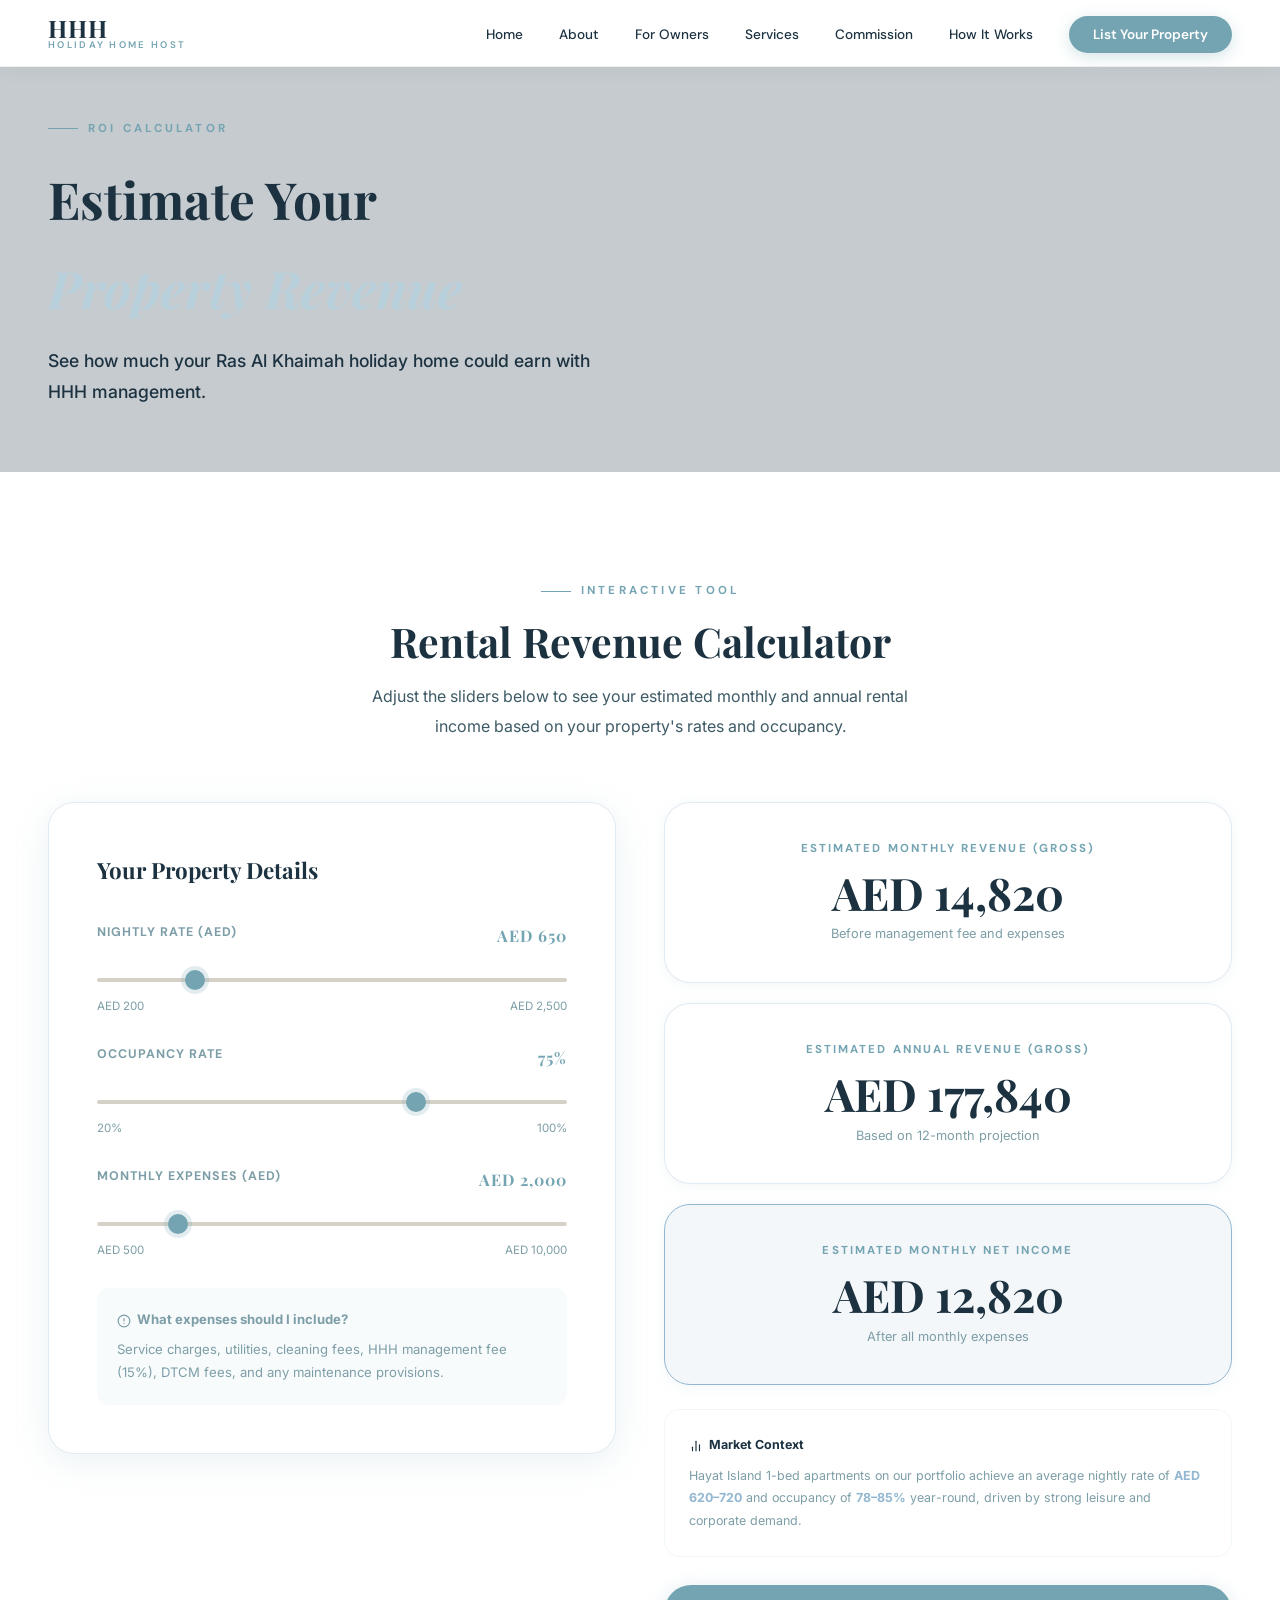
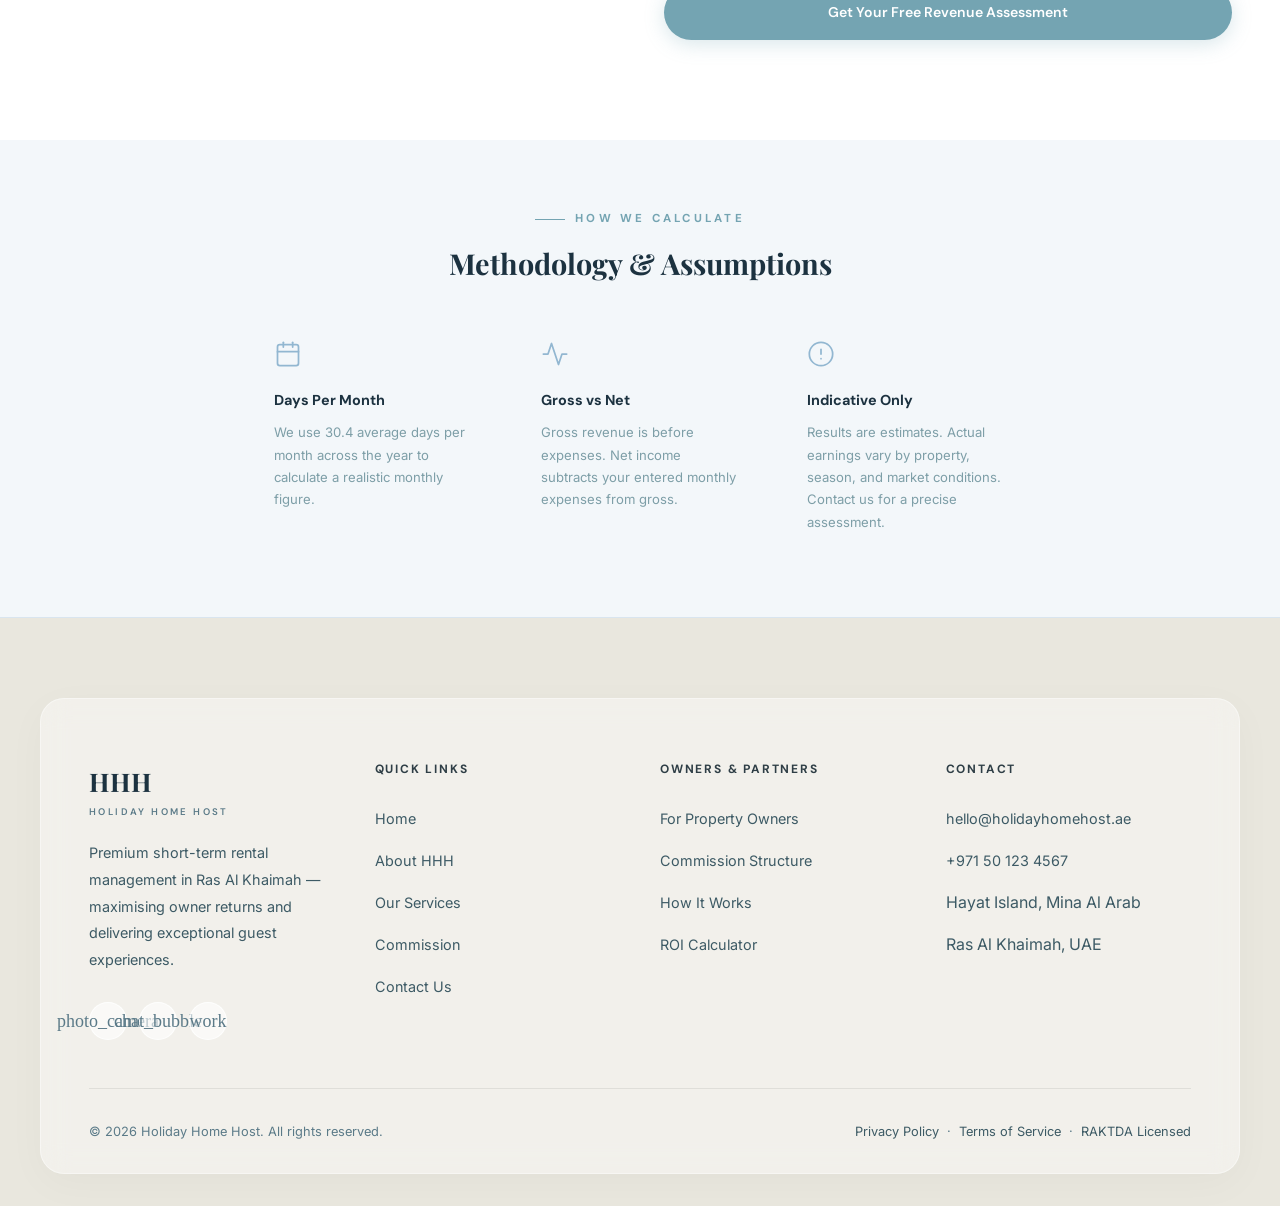
<file: roi-calculator.html>
<!DOCTYPE html>
<html lang="en">
<head>
  <meta charset="UTF-8" />
  <meta name="viewport" content="width=device-width, initial-scale=1.0" />
  <meta name="description" content="Calculate your potential holiday rental earnings in Ras Al Khaimah with Holiday Home Host's interactive ROI calculator for property owners." />
  <title>ROI Calculator | Holiday Home Host — Property Revenue Tool</title>
  <link rel="stylesheet" href="style.css" />
</head>
<body>

<!-- NAV -->
<nav class="nav" id="mainNav">
      <a href="index.html" class="nav-logo">
        <span class="logo-main">HHH</span>
        <span class="logo-sub">Holiday Home Host</span>
      </a>
      <ul class="nav-links" id="navLinks">
        <li><a href="index.html">Home</a></li>
        <li><a href="about.html">About</a></li>
        <li><a href="property-owners.html">For Owners</a></li>
        <li><a href="services.html">Services</a></li>
        <li><a href="commission.html">Commission</a></li>
        <li><a href="listing-process.html">How It Works</a></li>
        <li><a href="index.html#contact" class="nav-cta">List Your Property</a></li>
      </ul>
      <button class="nav-hamburger" id="navHamburger" aria-label="Toggle menu" aria-expanded="false">
        <span></span><span></span><span></span>
      </button>
    </nav>

<!-- PAGE HERO -->
<div class="page-hero" style="min-height:380px; height:45vh;">
  <div class="page-hero-bg" style="background-image:url('https://images.unsplash.com/photo-1506905925346-21bda4d32df4?w=1600&q=80');"></div>
  <div class="page-hero-overlay"></div>
  <div class="container">
    <div class="section-label">ROI Calculator</div>
    <h1>Estimate Your<br><em style="color:#B8D0DC;">Property Revenue</em></h1>
    <p>See how much your Ras Al Khaimah holiday home could earn with HHH management.</p>
  </div>
</div>

<!-- CALCULATOR SECTION -->
<section style="background:var(--dark-bg);">
  <div class="container">

    <div class="reveal" style="text-align:center; max-width:620px; margin:0 auto 20px;">
      <div class="section-label" style="justify-content:center;">Interactive Tool</div>
      <h2 class="section-title" style="text-align:center;">Rental Revenue Calculator</h2>
      <p class="section-desc" style="text-align:center; margin:0 auto;">Adjust the sliders below to see your estimated monthly and annual rental income based on your property's rates and occupancy.</p>
    </div>

    <div class="calculator-wrap">

      <!-- Inputs -->
      <div class="calculator-form reveal">
        <h3>Your Property Details</h3>

        <div class="range-group">
          <label for="nightlyRange">
            Nightly Rate (AED)
            <span id="nightlyVal">AED 650</span>
          </label>
          <input type="range" id="nightlyRange" min="200" max="2500" step="50" value="650" />
          <div style="display:flex; justify-content:space-between; font-size:.72rem; color:var(--text-muted); margin-top:6px;">
            <span>AED 200</span><span>AED 2,500</span>
          </div>
        </div>

        <div class="range-group">
          <label for="occupancyRange">
            Occupancy Rate
            <span id="occupancyVal">75%</span>
          </label>
          <input type="range" id="occupancyRange" min="20" max="100" step="5" value="75" />
          <div style="display:flex; justify-content:space-between; font-size:.72rem; color:var(--text-muted); margin-top:6px;">
            <span>20%</span><span>100%</span>
          </div>
        </div>

        <div class="range-group">
          <label for="expensesRange">
            Monthly Expenses (AED)
            <span id="expensesVal">AED 2,000</span>
          </label>
          <input type="range" id="expensesRange" min="500" max="10000" step="250" value="2000" />
          <div style="display:flex; justify-content:space-between; font-size:.72rem; color:var(--text-muted); margin-top:6px;">
            <span>AED 500</span><span>AED 10,000</span>
          </div>
        </div>

        <div style="margin-top:24px; padding:20px; background:rgba(143,179,194,.06); border-radius:12px; font-size:.82rem; color:var(--text-muted); line-height:1.8;">
          <strong style="color:var(--primary-light); display:block; margin-bottom:6px;"><svg xmlns="http://www.w3.org/2000/svg" width="14" height="14" viewBox="0 0 24 24" fill="none" stroke="currentColor" stroke-width="2" stroke-linecap="round" stroke-linejoin="round" style="display:inline;vertical-align:middle;margin-right:6px;"><circle cx="12" cy="12" r="10"/><line x1="12" y1="8" x2="12" y2="12"/><line x1="12" y1="16" x2="12.01" y2="16"/></svg>What expenses should I include?</strong>
          Service charges, utilities, cleaning fees, HHH management fee (15%), DTCM fees, and any maintenance provisions.
        </div>
      </div>

      <!-- Results -->
      <div class="calculator-results reveal reveal-delay-2">

        <div class="result-card">
          <div class="result-label">Estimated Monthly Revenue (Gross)</div>
          <div class="result-value" id="monthlyResult">AED 0</div>
          <div class="result-sub">Before management fee and expenses</div>
        </div>

        <div class="result-card">
          <div class="result-label">Estimated Annual Revenue (Gross)</div>
          <div class="result-value" id="yearlyResult">AED 0</div>
          <div class="result-sub">Based on 12-month projection</div>
        </div>

        <div class="result-card" style="background:rgba(143,179,194,.1); border-color:var(--primary);">
          <div class="result-label">Estimated Monthly Net Income</div>
          <div class="result-value" id="netResult">AED 0</div>
          <div class="result-sub">After all monthly expenses</div>
        </div>

        <div style="background:rgba(255,255,255,.04); border:1px solid rgba(143,179,194,.12); border-radius:16px; padding:24px; margin-top:4px;">
          <div style="font-size:.78rem; color:var(--text-muted); line-height:1.8;">
            <strong style="color:var(--text-dark); display:block; margin-bottom:8px;"><svg xmlns="http://www.w3.org/2000/svg" width="14" height="14" viewBox="0 0 24 24" fill="none" stroke="currentColor" stroke-width="2" stroke-linecap="round" stroke-linejoin="round" style="display:inline;vertical-align:middle;margin-right:6px;"><line x1="18" y1="20" x2="18" y2="10"/><line x1="12" y1="20" x2="12" y2="4"/><line x1="6" y1="20" x2="6" y2="14"/></svg>Market Context</strong>
            Hayat Island 1-bed apartments on our portfolio achieve an average nightly rate of <strong style="color:var(--primary);">AED 620–720</strong> and occupancy of <strong style="color:var(--primary);">78–85%</strong> year-round, driven by strong leisure and corporate demand.
          </div>
        </div>

        <a href="index.html#contact" class="btn-primary-dark" style="text-align:center; justify-content:center; margin-top:8px;">
          Get Your Free Revenue Assessment
        </a>

      </div>
    </div>
  </div>
</section>

<!-- ASSUMPTIONS NOTE -->
<section style="background:var(--bg-soft); padding:60px 0;">
  <div class="container">
    <div class="reveal" style="max-width:780px; margin:0 auto; text-align:center;">
      <div class="section-label" style="justify-content:center;">How We Calculate</div>
      <h2 class="section-title" style="text-align:center; font-size:1.8rem;">Methodology & Assumptions</h2>
      <div style="display:grid; grid-template-columns:repeat(3,1fr); gap:20px; margin-top:36px; text-align:left;">
        <div style="background:rgba(255,255,255,.04); border-radius:16px; padding:24px;">
          <div style="color:var(--primary); margin-bottom:12px;"><svg xmlns="http://www.w3.org/2000/svg" width="28" height="28" viewBox="0 0 24 24" fill="none" stroke="currentColor" stroke-width="1.5" stroke-linecap="round" stroke-linejoin="round"><rect x="3" y="4" width="18" height="18" rx="2"/><line x1="16" y1="2" x2="16" y2="6"/><line x1="8" y1="2" x2="8" y2="6"/><line x1="3" y1="10" x2="21" y2="10"/></svg></div>
          <h4 style="font-family:'DM Sans',sans-serif; font-size:.9rem; color:var(--text-dark); margin-bottom:8px;">Days Per Month</h4>
          <p style="font-size:.82rem; color:var(--text-muted); line-height:1.7;">We use 30.4 average days per month across the year to calculate a realistic monthly figure.</p>
        </div>
        <div style="background:rgba(255,255,255,.04); border-radius:16px; padding:24px;">
          <div style="color:var(--primary); margin-bottom:12px;"><svg xmlns="http://www.w3.org/2000/svg" width="28" height="28" viewBox="0 0 24 24" fill="none" stroke="currentColor" stroke-width="1.5" stroke-linecap="round" stroke-linejoin="round"><polyline points="22 12 18 12 15 21 9 3 6 12 2 12"/></svg></div>
          <h4 style="font-family:'DM Sans',sans-serif; font-size:.9rem; color:var(--text-dark); margin-bottom:8px;">Gross vs Net</h4>
          <p style="font-size:.82rem; color:var(--text-muted); line-height:1.7;">Gross revenue is before expenses. Net income subtracts your entered monthly expenses from gross.</p>
        </div>
        <div style="background:rgba(255,255,255,.04); border-radius:16px; padding:24px;">
          <div style="color:var(--primary); margin-bottom:12px;"><svg xmlns="http://www.w3.org/2000/svg" width="28" height="28" viewBox="0 0 24 24" fill="none" stroke="currentColor" stroke-width="1.5" stroke-linecap="round" stroke-linejoin="round"><circle cx="12" cy="12" r="10"/><line x1="12" y1="8" x2="12" y2="12"/><line x1="12" y1="16" x2="12.01" y2="16"/></svg></div>
          <h4 style="font-family:'DM Sans',sans-serif; font-size:.9rem; color:var(--text-dark); margin-bottom:8px;">Indicative Only</h4>
          <p style="font-size:.82rem; color:var(--text-muted); line-height:1.7;">Results are estimates. Actual earnings vary by property, season, and market conditions. Contact us for a precise assessment.</p>
        </div>
      </div>
    </div>
  </div>
</section>

<footer class="footer" id="footer">
      <div class="footer-bg-image"></div>
      <div class="footer-overlay"></div>
      <div class="container footer-glass">
        <div class="footer-top">
          <div class="footer-brand">
            <div class="logo-main">HHH</div>
            <div class="logo-sub">Holiday Home Host</div>
            <p>Premium short-term rental management in Ras Al Khaimah — maximising owner returns and delivering exceptional guest experiences.</p>
            <div class="footer-social">
              <a href="#" class="social-icon" aria-label="Instagram"><span class="material-symbols-outlined">photo_camera</span></a>
              <a href="#" class="social-icon" aria-label="WhatsApp"><span class="material-symbols-outlined">chat_bubble</span></a>
              <a href="#" class="social-icon" aria-label="LinkedIn"><span class="material-symbols-outlined">work</span></a>
            </div>
          </div>
          <div class="footer-col">
            <h4>Quick Links</h4>
            <ul>
              <li><a href="index.html">Home</a></li>
              <li><a href="about.html">About HHH</a></li>
              <li><a href="services.html">Our Services</a></li>
              <li><a href="commission.html">Commission</a></li>
              <li><a href="index.html#contact">Contact Us</a></li>
            </ul>
          </div>
          <div class="footer-col">
            <h4>Owners &amp; Partners</h4>
            <ul>
              <li><a href="property-owners.html">For Property Owners</a></li>
              <li><a href="commission.html">Commission Structure</a></li>
              <li><a href="listing-process.html">How It Works</a></li>
              <li><a href="roi-calculator.html">ROI Calculator</a></li>
            </ul>
          </div>
          <div class="footer-col">
            <h4>Contact</h4>
            <ul>
              <li><a href="mailto:hello@holidayhomehost.ae">hello@holidayhomehost.ae</a></li>
              <li><a href="tel:+971501234567">+971 50 123 4567</a></li>
              <li>Hayat Island, Mina Al Arab</li>
              <li>Ras Al Khaimah, UAE</li>
            </ul>
          </div>
        </div>
        <div class="footer-bottom">
          <span>© 2026 Holiday Home Host. All rights reserved.</span>
          <span>
            <a href="#">Privacy Policy</a> &nbsp;·&nbsp; <a href="#">Terms of Service</a> &nbsp;·&nbsp; <a href="#">RAKTDA Licensed</a>
          </span>
        </div>
      </div>
    </footer>

<div id="toast" style="position:fixed;bottom:32px;right:32px;z-index:3000;background:rgba(143,179,194,.15);border:1px solid var(--primary);backdrop-filter:blur(16px);border-radius:12px;padding:16px 24px;font-family:'DM Sans',sans-serif;font-size:.9rem;color:var(--white);transform:translateY(80px);opacity:0;transition:all .4s ease;pointer-events:none;max-width:300px;" aria-live="polite"></div>

  <!-- LODGIFY SCRIPTS (LOAD ONCE) -->
  <script src="https://app.lodgify.com/portable-search-bar/stable/renderPortableSearchBar.js" defer></script>
  <script src="https://app.lodgify.com/book-now-box/stable/renderBookNowBox.js" defer></script>
  
  <script src="script.js"></script>
</body>
</html>
</file>
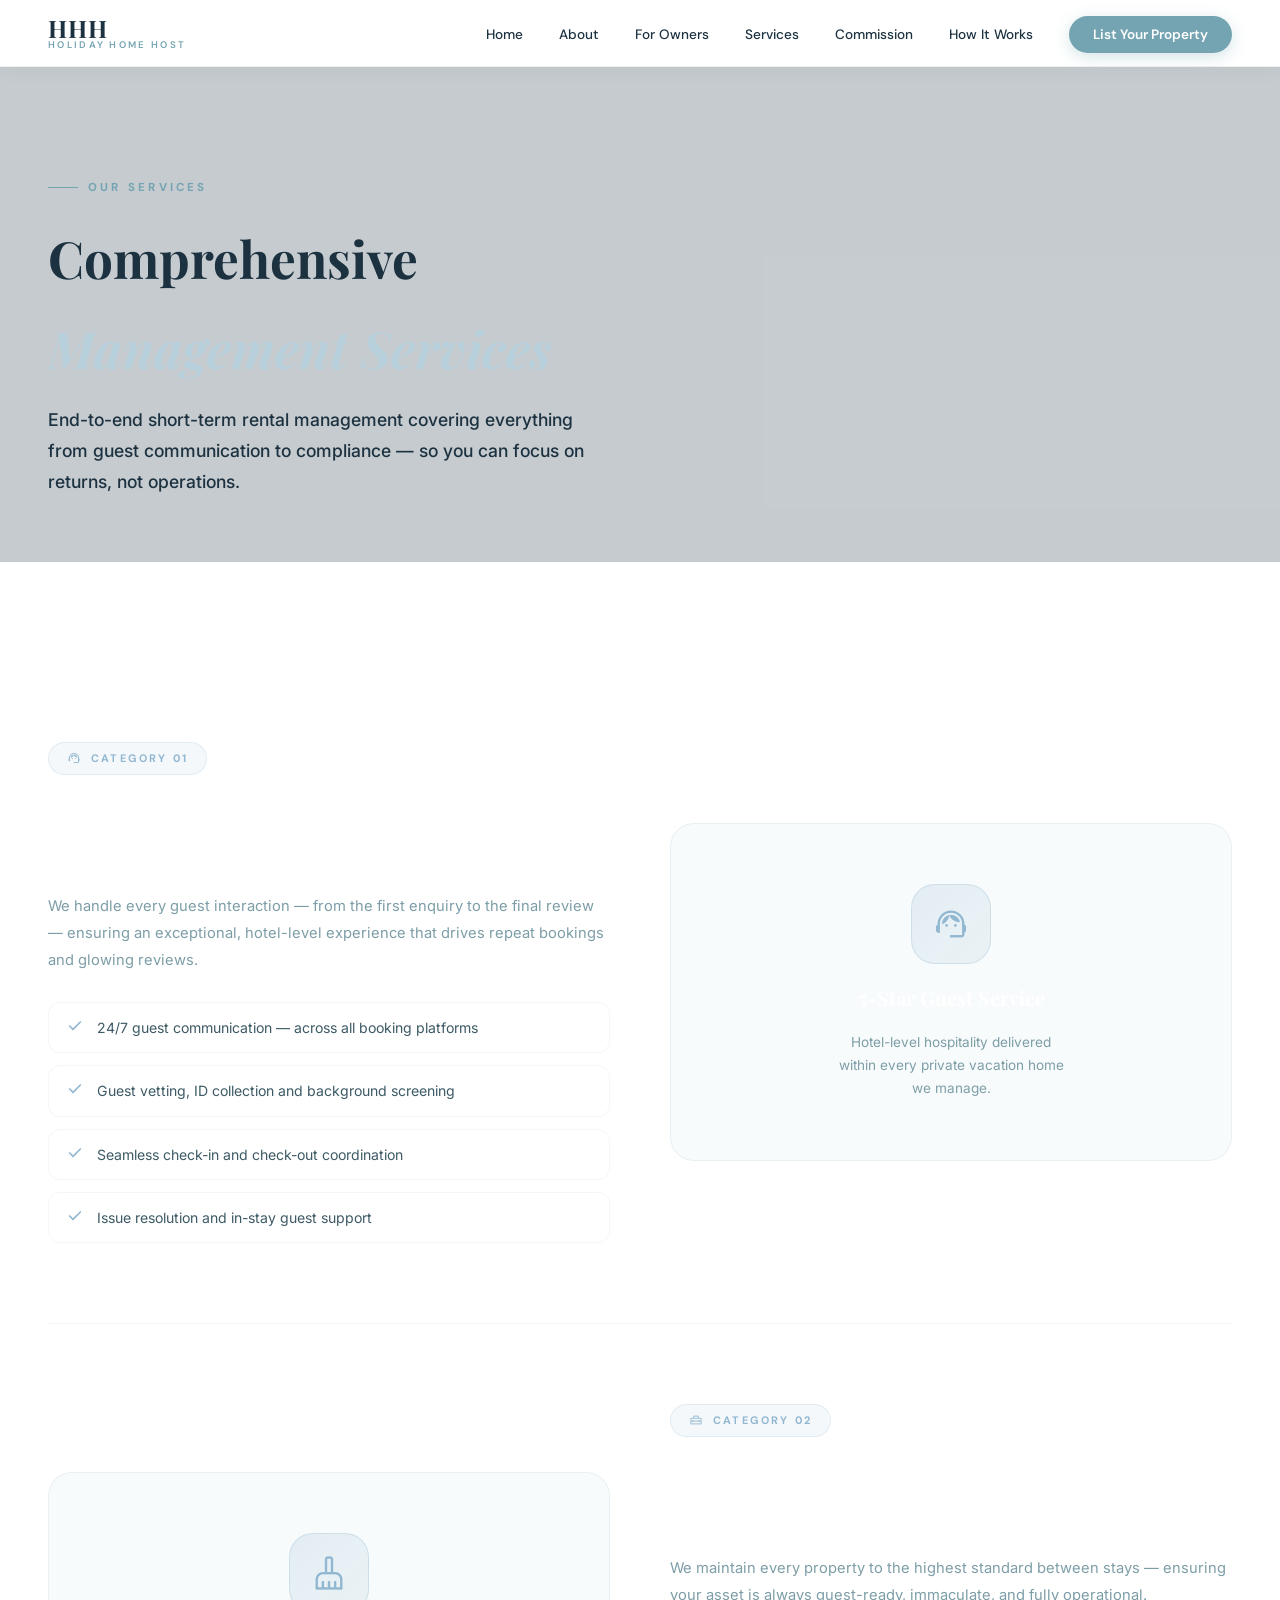
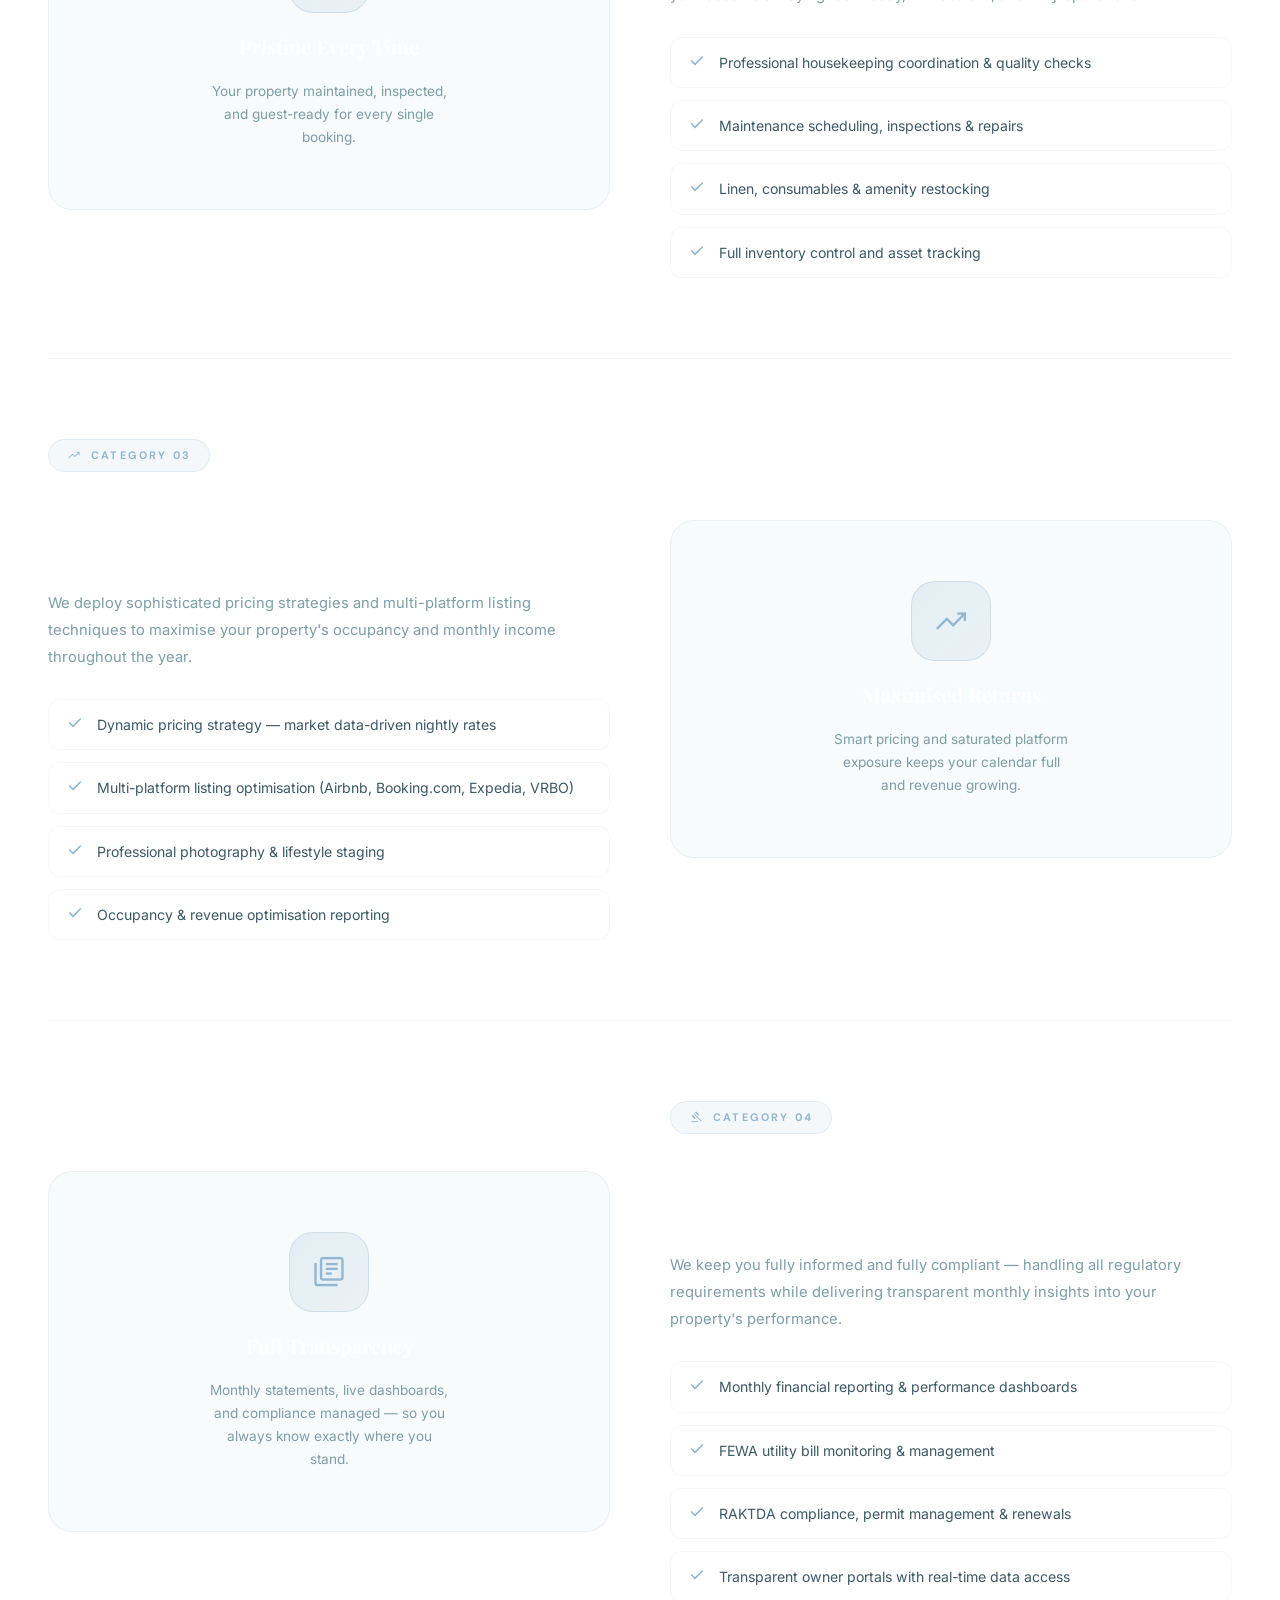
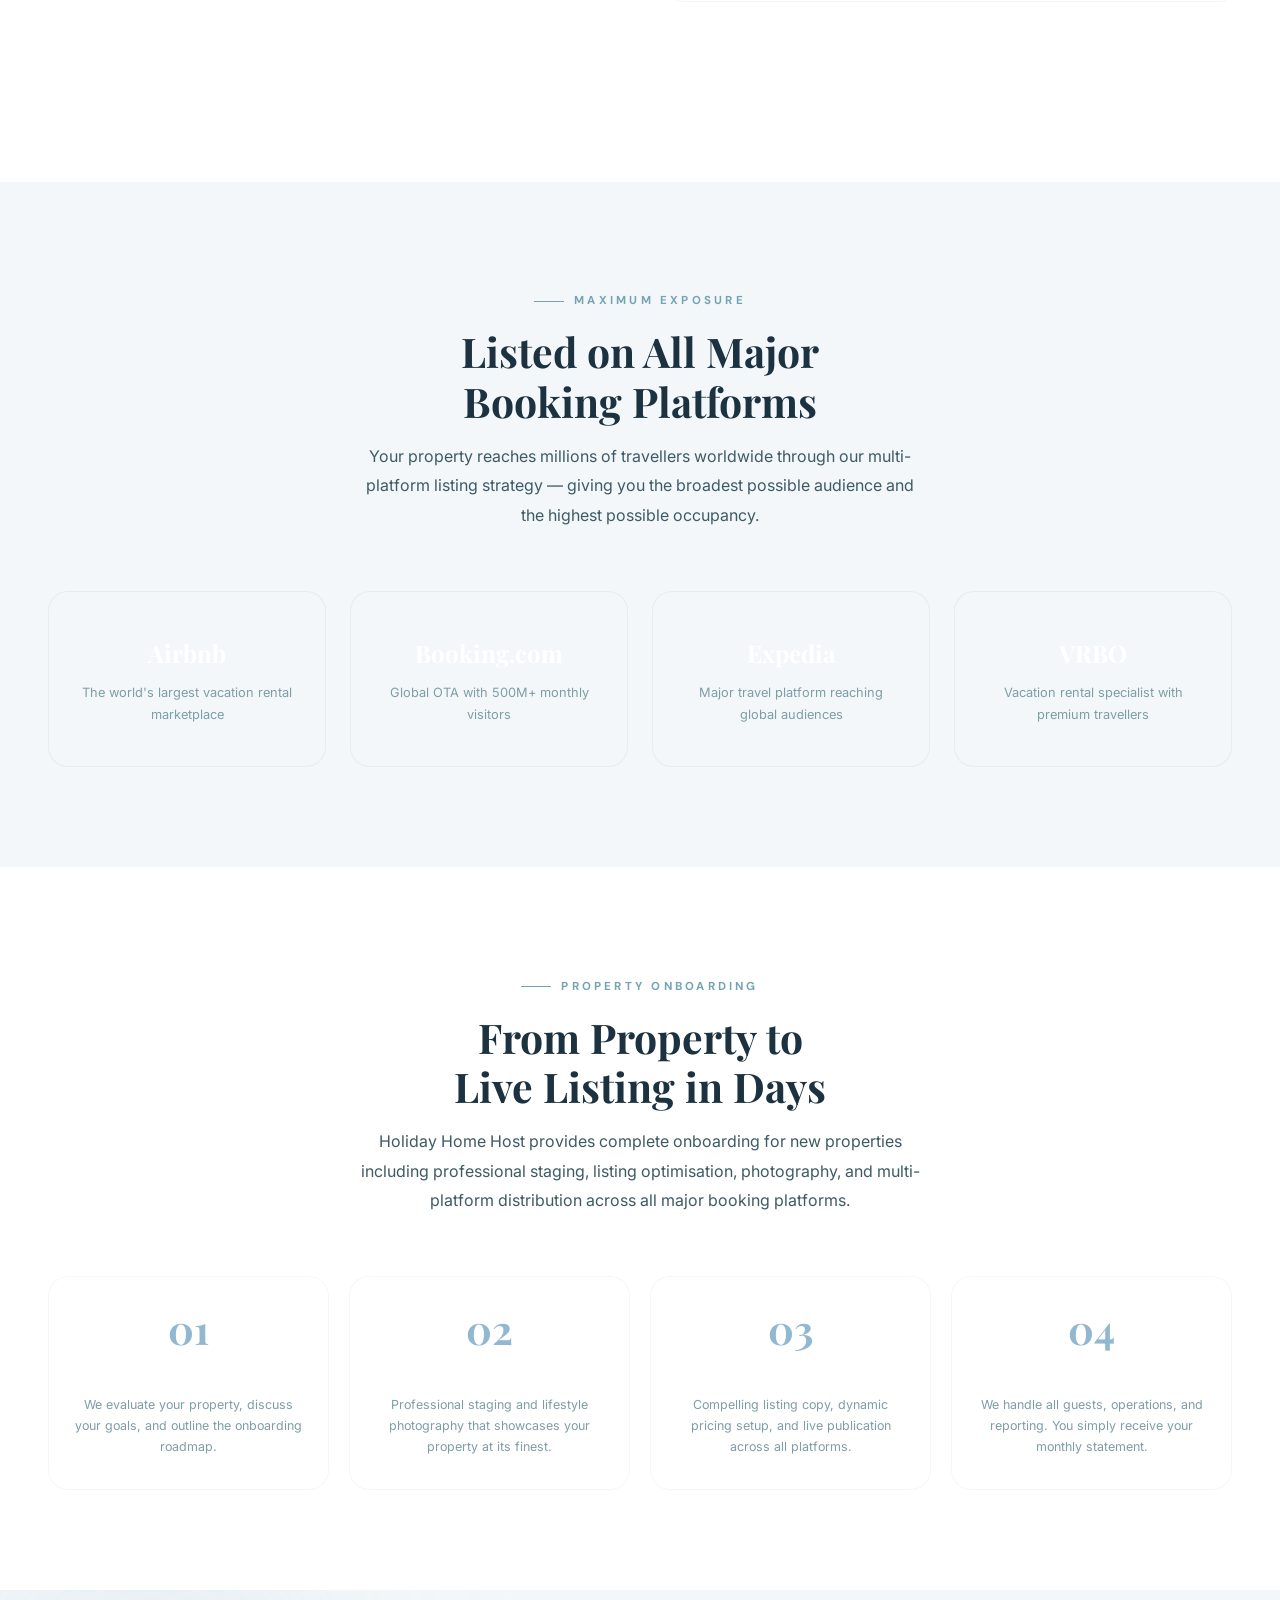
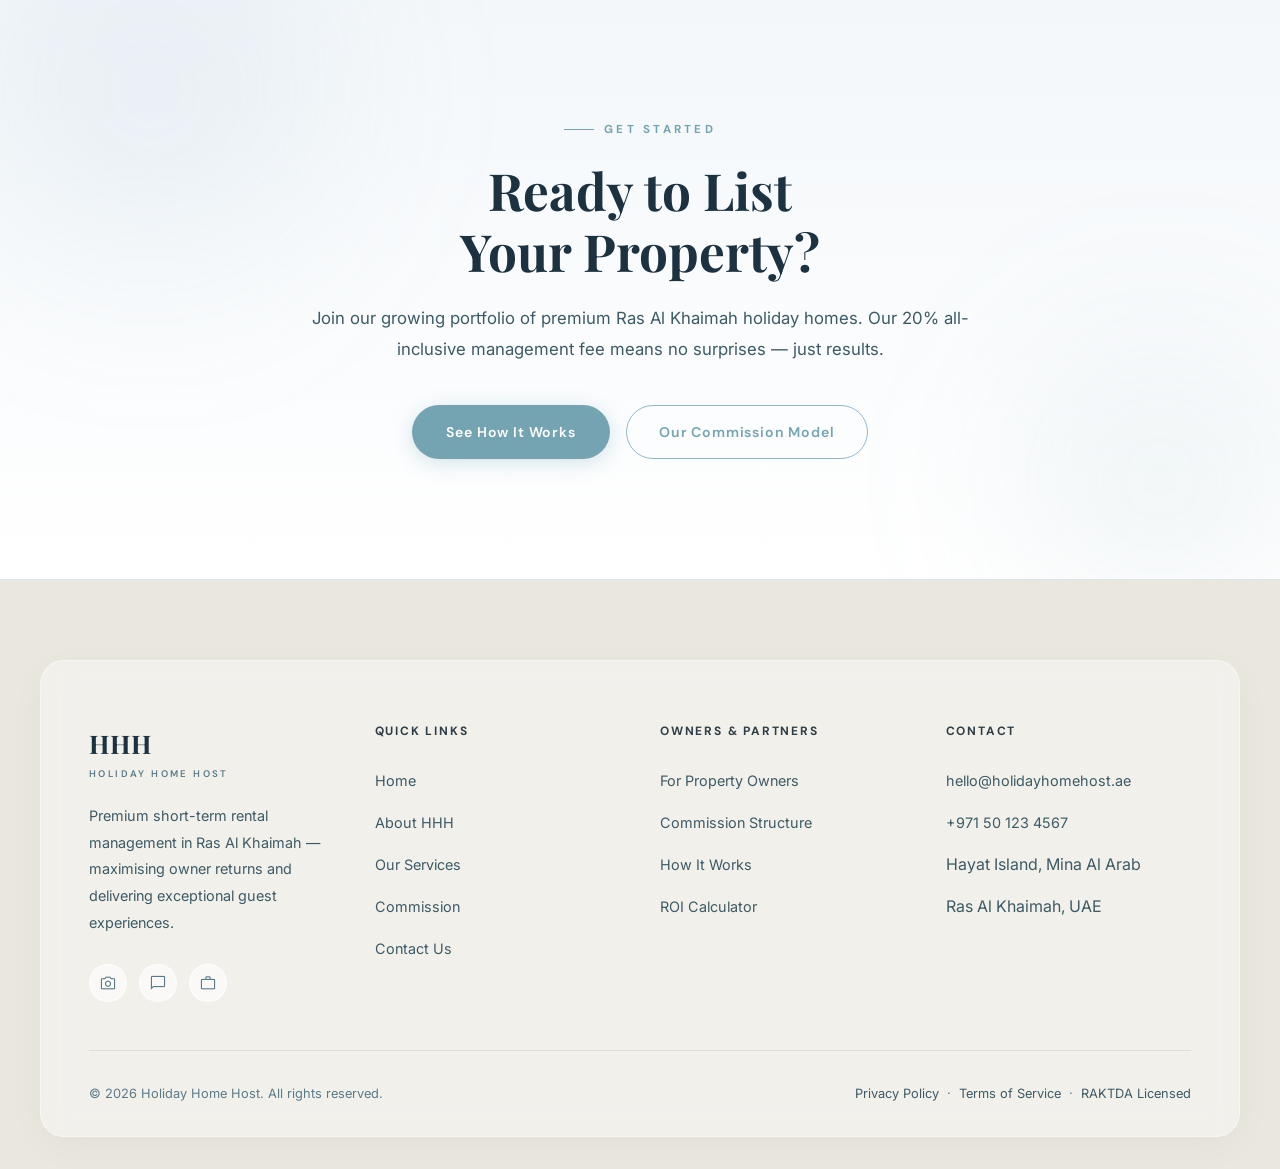
<file: services.html>
<!DOCTYPE html>
<html lang="en">
<head>
  <meta charset="UTF-8" />
  <meta name="viewport" content="width=device-width, initial-scale=1.0" />
  <meta name="description" content="Explore Holiday Home Host's comprehensive vacation rental management services — guest experience, operations, revenue management, and owner compliance in Ras Al Khaimah." />
  <title>Our Services | Holiday Home Host — Vacation Rental Management, RAK</title>
  <link rel="stylesheet" href="style.css" />
  <link rel="preconnect" href="https://fonts.googleapis.com">
  <link rel="preconnect" href="https://fonts.gstatic.com" crossorigin>
  <link href="https://fonts.googleapis.com/css2?family=Material+Symbols+Outlined:opsz,wght,FILL,GRAD@24,300,0,0&family=Playfair+Display:ital,wght@0,400;0,600;0,700;0,800;1,400;1,600&family=Inter:wght@300;400;500;600&family=DM+Sans:wght@300;400;500;600;700&display=swap" rel="stylesheet" />
  <style>
    .services-detail-section { background: var(--dark-bg); }
    .service-category {
      display: grid;
      grid-template-columns: 1fr 1fr;
      gap: 60px;
      align-items: center;
      padding: 80px 0;
      border-bottom: 1px solid rgba(143,179,194,.1);
    }
    .service-category:last-child { border-bottom: none; }
    .service-category.reverse { direction: rtl; }
    .service-category.reverse > * { direction: ltr; }
    .service-cat-label {
      display: inline-flex;
      align-items: center;
      gap: 10px;
      background: rgba(146,183,209,.1);
      border: 1px solid rgba(146,183,209,.2);
      border-radius: 100px;
      padding: 6px 18px;
      font-family: var(--font-ui);
      font-size: .68rem;
      font-weight: 700;
      letter-spacing: .2em;
      text-transform: uppercase;
      color: var(--primary);
      margin-bottom: 20px;
    }
    .service-cat-title {
      font-family: var(--font-serif);
      font-size: clamp(1.6rem, 2.5vw, 2.2rem);
      font-weight: 700;
      color: var(--white);
      line-height: 1.25;
      margin-bottom: 18px;
    }
    .service-cat-desc {
      font-size: .92rem;
      color: var(--text-muted);
      line-height: 1.85;
      margin-bottom: 28px;
    }
    .service-list { list-style: none; padding: 0; margin: 0; display: flex; flex-direction: column; gap: 12px; }
    .service-list li {
      display: flex;
      align-items: flex-start;
      gap: 14px;
      padding: 14px 18px;
      background: rgba(255,255,255,.04);
      border: 1px solid rgba(143,179,194,.1);
      border-radius: 12px;
      font-size: .88rem;
      color: var(--text-light);
      line-height: 1.5;
      transition: border-color .3s, background .3s;
    }
    .service-list li:hover { border-color: rgba(143,179,194,.3); background: rgba(143,179,194,.07); }
    .service-list li svg { flex-shrink: 0; margin-top: 1px; }
    .service-icon-block {
      background: rgba(143,179,194,.06);
      border: 1px solid rgba(143,179,194,.15);
      border-radius: 24px;
      padding: 60px 40px;
      text-align: center;
      display: flex;
      flex-direction: column;
      align-items: center;
      gap: 16px;
    }
    .service-icon-big {
      width: 80px; height: 80px;
      background: linear-gradient(135deg, rgba(146,183,209,.2), rgba(116,164,178,.1));
      border: 1px solid rgba(146,183,209,.3);
      border-radius: 24px;
      display: flex;
      align-items: center;
      justify-content: center;
    }
    .service-icon-big .material-symbols-outlined { font-size: 38px; color: var(--primary); }
    .service-icon-block h4 {
      font-family: var(--font-serif);
      font-size: 1.25rem;
      color: var(--white);
      margin: 0;
    }
    .service-icon-block p {
      font-size: .85rem;
      color: var(--text-muted);
      line-height: 1.7;
      max-width: 240px;
      margin: 0;
    }

    /* Platform logos section */
    .platforms-section { background: var(--bg-soft); padding: 100px 0; }
    .platforms-grid {
      display: grid;
      grid-template-columns: repeat(4,1fr);
      gap: 24px;
      margin-top: 60px;
    }
    .platform-card {
      background: rgba(255,255,255,.04);
      border: 1px solid rgba(143,179,194,.15);
      border-radius: 20px;
      padding: 40px 28px;
      text-align: center;
      transition: all .35s;
    }
    .platform-card:hover { transform: translateY(-6px); border-color: var(--primary); background: rgba(143,179,194,.08); }
    .platform-name {
      font-family: var(--font-serif);
      font-size: 1.5rem;
      font-weight: 700;
      color: var(--white);
      margin-bottom: 8px;
    }
    .platform-desc { font-size: .8rem; color: var(--text-muted); }

    /* Onboarding section */
    .onboarding-section { background: var(--dark-bg); padding: 100px 0; }
    .onboarding-grid {
      display: grid;
      grid-template-columns: repeat(4,1fr);
      gap: 20px;
      margin-top: 60px;
    }
    .onboarding-step {
      background: rgba(255,255,255,.04);
      border: 1px solid rgba(143,179,194,.1);
      border-radius: 20px;
      padding: 32px 24px;
      text-align: center;
      transition: all .35s;
      position: relative;
    }
    .onboarding-step:hover { transform: translateY(-6px); border-color: rgba(143,179,194,.3); }
    .onboarding-num {
      font-family: var(--font-serif);
      font-size: 2.5rem;
      font-weight: 700;
      color: var(--primary);
      line-height: 1;
      margin-bottom: 12px;
    }
    .onboarding-step h4 {
      font-family: var(--font-ui);
      font-size: .88rem;
      font-weight: 700;
      color: var(--white);
      margin-bottom: 8px;
    }
    .onboarding-step p { font-size: .78rem; color: var(--text-muted); line-height: 1.7; }

    @media (max-width: 900px) {
      .service-category { grid-template-columns: 1fr; gap: 36px; }
      .service-category.reverse { direction: ltr; }
      .platforms-grid { grid-template-columns: repeat(2,1fr); }
      .onboarding-grid { grid-template-columns: repeat(2,1fr); }
    }
    @media (max-width: 600px) {
      .platforms-grid { grid-template-columns: 1fr; }
      .onboarding-grid { grid-template-columns: 1fr; }
    }
  </style>
</head>
<body>

<!-- NAV -->
<nav class="nav" id="mainNav">
      <a href="index.html" class="nav-logo">
        <span class="logo-main">HHH</span>
        <span class="logo-sub">Holiday Home Host</span>
      </a>
      <ul class="nav-links" id="navLinks">
        <li><a href="index.html">Home</a></li>
        <li><a href="about.html">About</a></li>
        <li><a href="property-owners.html">For Owners</a></li>
        <li><a href="services.html">Services</a></li>
        <li><a href="commission.html">Commission</a></li>
        <li><a href="listing-process.html">How It Works</a></li>
        <li><a href="index.html#contact" class="nav-cta">List Your Property</a></li>
      </ul>
      <button class="nav-hamburger" id="navHamburger" aria-label="Toggle menu" aria-expanded="false">
        <span></span><span></span><span></span>
      </button>
    </nav>

<!-- PAGE HERO -->
<div class="page-hero">
  <div class="page-hero-bg" style="background-image:url('https://images.unsplash.com/photo-1486325212027-8081e485255e?w=1600&q=80');"></div>
  <div class="page-hero-overlay"></div>
  <div class="container">
    <div class="section-label">Our Services</div>
    <h1>Comprehensive<br><em style="color:#B8D0DC;">Management Services</em></h1>
    <p>End-to-end short-term rental management covering everything from guest communication to compliance — so you can focus on returns, not operations.</p>
  </div>
</div>

<!-- SERVICE CATEGORIES -->
<section class="services-detail-section">
  <div class="container">

    <!-- 1: Guest Experience -->
    <div class="service-category reveal">
      <div>
        <div class="service-cat-label"><span class="material-symbols-outlined" style="font-size:14px;">support_agent</span> Category 01</div>
        <h2 class="service-cat-title">Guest Experience<br>&amp; Hospitality</h2>
        <p class="service-cat-desc">We handle every guest interaction — from the first enquiry to the final review — ensuring an exceptional, hotel-level experience that drives repeat bookings and glowing reviews.</p>
        <ul class="service-list">
          <li>
            <svg xmlns="http://www.w3.org/2000/svg" width="16" height="16" viewBox="0 0 24 24" fill="none" stroke="var(--primary)" stroke-width="2.5" stroke-linecap="round" stroke-linejoin="round"><polyline points="20 6 9 17 4 12"/></svg>
            24/7 guest communication — across all booking platforms
          </li>
          <li>
            <svg xmlns="http://www.w3.org/2000/svg" width="16" height="16" viewBox="0 0 24 24" fill="none" stroke="var(--primary)" stroke-width="2.5" stroke-linecap="round" stroke-linejoin="round"><polyline points="20 6 9 17 4 12"/></svg>
            Guest vetting, ID collection and background screening
          </li>
          <li>
            <svg xmlns="http://www.w3.org/2000/svg" width="16" height="16" viewBox="0 0 24 24" fill="none" stroke="var(--primary)" stroke-width="2.5" stroke-linecap="round" stroke-linejoin="round"><polyline points="20 6 9 17 4 12"/></svg>
            Seamless check-in and check-out coordination
          </li>
          <li>
            <svg xmlns="http://www.w3.org/2000/svg" width="16" height="16" viewBox="0 0 24 24" fill="none" stroke="var(--primary)" stroke-width="2.5" stroke-linecap="round" stroke-linejoin="round"><polyline points="20 6 9 17 4 12"/></svg>
            Issue resolution and in-stay guest support
          </li>
        </ul>
      </div>
      <div class="service-icon-block">
        <div class="service-icon-big">
          <span class="material-symbols-outlined">support_agent</span>
        </div>
        <h4>5-Star Guest Service</h4>
        <p>Hotel-level hospitality delivered within every private vacation home we manage.</p>
      </div>
    </div>

    <!-- 2: Operations & Property Care -->
    <div class="service-category reverse reveal">
      <div>
        <div class="service-cat-label"><span class="material-symbols-outlined" style="font-size:14px;">home_repair_service</span> Category 02</div>
        <h2 class="service-cat-title">Operations &amp;<br>Property Care</h2>
        <p class="service-cat-desc">We maintain every property to the highest standard between stays — ensuring your asset is always guest-ready, immaculate, and fully operational.</p>
        <ul class="service-list">
          <li>
            <svg xmlns="http://www.w3.org/2000/svg" width="16" height="16" viewBox="0 0 24 24" fill="none" stroke="var(--primary)" stroke-width="2.5" stroke-linecap="round" stroke-linejoin="round"><polyline points="20 6 9 17 4 12"/></svg>
            Professional housekeeping coordination &amp; quality checks
          </li>
          <li>
            <svg xmlns="http://www.w3.org/2000/svg" width="16" height="16" viewBox="0 0 24 24" fill="none" stroke="var(--primary)" stroke-width="2.5" stroke-linecap="round" stroke-linejoin="round"><polyline points="20 6 9 17 4 12"/></svg>
            Maintenance scheduling, inspections &amp; repairs
          </li>
          <li>
            <svg xmlns="http://www.w3.org/2000/svg" width="16" height="16" viewBox="0 0 24 24" fill="none" stroke="var(--primary)" stroke-width="2.5" stroke-linecap="round" stroke-linejoin="round"><polyline points="20 6 9 17 4 12"/></svg>
            Linen, consumables &amp; amenity restocking
          </li>
          <li>
            <svg xmlns="http://www.w3.org/2000/svg" width="16" height="16" viewBox="0 0 24 24" fill="none" stroke="var(--primary)" stroke-width="2.5" stroke-linecap="round" stroke-linejoin="round"><polyline points="20 6 9 17 4 12"/></svg>
            Full inventory control and asset tracking
          </li>
        </ul>
      </div>
      <div class="service-icon-block">
        <div class="service-icon-big">
          <span class="material-symbols-outlined">cleaning_services</span>
        </div>
        <h4>Pristine Every Time</h4>
        <p>Your property maintained, inspected, and guest-ready for every single booking.</p>
      </div>
    </div>

    <!-- 3: Revenue Management -->
    <div class="service-category reveal">
      <div>
        <div class="service-cat-label"><span class="material-symbols-outlined" style="font-size:14px;">trending_up</span> Category 03</div>
        <h2 class="service-cat-title">Revenue<br>Management</h2>
        <p class="service-cat-desc">We deploy sophisticated pricing strategies and multi-platform listing techniques to maximise your property's occupancy and monthly income throughout the year.</p>
        <ul class="service-list">
          <li>
            <svg xmlns="http://www.w3.org/2000/svg" width="16" height="16" viewBox="0 0 24 24" fill="none" stroke="var(--primary)" stroke-width="2.5" stroke-linecap="round" stroke-linejoin="round"><polyline points="20 6 9 17 4 12"/></svg>
            Dynamic pricing strategy — market data-driven nightly rates
          </li>
          <li>
            <svg xmlns="http://www.w3.org/2000/svg" width="16" height="16" viewBox="0 0 24 24" fill="none" stroke="var(--primary)" stroke-width="2.5" stroke-linecap="round" stroke-linejoin="round"><polyline points="20 6 9 17 4 12"/></svg>
            Multi-platform listing optimisation (Airbnb, Booking.com, Expedia, VRBO)
          </li>
          <li>
            <svg xmlns="http://www.w3.org/2000/svg" width="16" height="16" viewBox="0 0 24 24" fill="none" stroke="var(--primary)" stroke-width="2.5" stroke-linecap="round" stroke-linejoin="round"><polyline points="20 6 9 17 4 12"/></svg>
            Professional photography &amp; lifestyle staging
          </li>
          <li>
            <svg xmlns="http://www.w3.org/2000/svg" width="16" height="16" viewBox="0 0 24 24" fill="none" stroke="var(--primary)" stroke-width="2.5" stroke-linecap="round" stroke-linejoin="round"><polyline points="20 6 9 17 4 12"/></svg>
            Occupancy &amp; revenue optimisation reporting
          </li>
        </ul>
      </div>
      <div class="service-icon-block">
        <div class="service-icon-big">
          <span class="material-symbols-outlined">trending_up</span>
        </div>
        <h4>Maximised Returns</h4>
        <p>Smart pricing and saturated platform exposure keeps your calendar full and revenue growing.</p>
      </div>
    </div>

    <!-- 4: Owner Support & Compliance -->
    <div class="service-category reverse reveal">
      <div>
        <div class="service-cat-label"><span class="material-symbols-outlined" style="font-size:14px;">gavel</span> Category 04</div>
        <h2 class="service-cat-title">Owner Support<br>&amp; Compliance</h2>
        <p class="service-cat-desc">We keep you fully informed and fully compliant — handling all regulatory requirements while delivering transparent monthly insights into your property's performance.</p>
        <ul class="service-list">
          <li>
            <svg xmlns="http://www.w3.org/2000/svg" width="16" height="16" viewBox="0 0 24 24" fill="none" stroke="var(--primary)" stroke-width="2.5" stroke-linecap="round" stroke-linejoin="round"><polyline points="20 6 9 17 4 12"/></svg>
            Monthly financial reporting &amp; performance dashboards
          </li>
          <li>
            <svg xmlns="http://www.w3.org/2000/svg" width="16" height="16" viewBox="0 0 24 24" fill="none" stroke="var(--primary)" stroke-width="2.5" stroke-linecap="round" stroke-linejoin="round"><polyline points="20 6 9 17 4 12"/></svg>
            FEWA utility bill monitoring &amp; management
          </li>
          <li>
            <svg xmlns="http://www.w3.org/2000/svg" width="16" height="16" viewBox="0 0 24 24" fill="none" stroke="var(--primary)" stroke-width="2.5" stroke-linecap="round" stroke-linejoin="round"><polyline points="20 6 9 17 4 12"/></svg>
            RAKTDA compliance, permit management &amp; renewals
          </li>
          <li>
            <svg xmlns="http://www.w3.org/2000/svg" width="16" height="16" viewBox="0 0 24 24" fill="none" stroke="var(--primary)" stroke-width="2.5" stroke-linecap="round" stroke-linejoin="round"><polyline points="20 6 9 17 4 12"/></svg>
            Transparent owner portals with real-time data access
          </li>
        </ul>
      </div>
      <div class="service-icon-block">
        <div class="service-icon-big">
          <span class="material-symbols-outlined">library_books</span>
        </div>
        <h4>Full Transparency</h4>
        <p>Monthly statements, live dashboards, and compliance managed — so you always know exactly where you stand.</p>
      </div>
    </div>

  </div>
</section>

<!-- PLATFORMS -->
<section class="platforms-section">
  <div class="container">
    <div class="reveal" style="text-align:center; max-width:640px; margin:0 auto 0;">
      <div class="section-label" style="justify-content:center;">Maximum Exposure</div>
      <h2 class="section-title" style="text-align:center;">Listed on All Major<br>Booking Platforms</h2>
      <p class="section-desc" style="text-align:center; margin:0 auto;">Your property reaches millions of travellers worldwide through our multi-platform listing strategy — giving you the broadest possible audience and the highest possible occupancy.</p>
    </div>
    <div class="platforms-grid reveal">
      <div class="platform-card">
        <div class="platform-name">Airbnb</div>
        <div class="platform-desc">The world's largest vacation rental marketplace</div>
      </div>
      <div class="platform-card">
        <div class="platform-name">Booking.com</div>
        <div class="platform-desc">Global OTA with 500M+ monthly visitors</div>
      </div>
      <div class="platform-card">
        <div class="platform-name">Expedia</div>
        <div class="platform-desc">Major travel platform reaching global audiences</div>
      </div>
      <div class="platform-card">
        <div class="platform-name">VRBO</div>
        <div class="platform-desc">Vacation rental specialist with premium travellers</div>
      </div>
    </div>
  </div>
</section>

<!-- PROPERTY ONBOARDING -->
<section class="onboarding-section">
  <div class="container">
    <div class="reveal" style="text-align:center; max-width:640px; margin:0 auto 0;">
      <div class="section-label" style="justify-content:center;">Property Onboarding</div>
      <h2 class="section-title" style="text-align:center;">From Property to<br>Live Listing in Days</h2>
      <p class="section-desc" style="text-align:center; margin:0 auto;">Holiday Home Host provides complete onboarding for new properties including professional staging, listing optimisation, photography, and multi-platform distribution across all major booking platforms.</p>
    </div>
    <div class="onboarding-grid reveal">
      <div class="onboarding-step">
        <div class="onboarding-num">01</div>
        <h4>Consultation &amp; Assessment</h4>
        <p>We evaluate your property, discuss your goals, and outline the onboarding roadmap.</p>
      </div>
      <div class="onboarding-step">
        <div class="onboarding-num">02</div>
        <h4>Staging &amp; Photography</h4>
        <p>Professional staging and lifestyle photography that showcases your property at its finest.</p>
      </div>
      <div class="onboarding-step">
        <div class="onboarding-num">03</div>
        <h4>Listing &amp; Distribution</h4>
        <p>Compelling listing copy, dynamic pricing setup, and live publication across all platforms.</p>
      </div>
      <div class="onboarding-step">
        <div class="onboarding-num">04</div>
        <h4>Full Management Begins</h4>
        <p>We handle all guests, operations, and reporting. You simply receive your monthly statement.</p>
      </div>
    </div>
  </div>
</section>

<!-- CTA -->
<section class="owner-cta-section">
  <div class="cta-bg-shapes">
    <div class="cta-shape cta-shape-1"></div>
    <div class="cta-shape cta-shape-2"></div>
  </div>
  <div class="container">
    <div class="owner-cta-content reveal">
      <div class="section-label" style="justify-content:center; margin-bottom:20px;">Get Started</div>
      <h2>Ready to List<br>Your Property?</h2>
      <p>Join our growing portfolio of premium Ras Al Khaimah holiday homes. Our 20% all-inclusive management fee means no surprises — just results.</p>
      <div class="cta-buttons">
        <a href="listing-process.html" class="btn-primary">See How It Works</a>
        <a href="commission.html" class="btn-outline">Our Commission Model</a>
      </div>
    </div>
  </div>
</section>

<footer class="footer" id="footer">
      <div class="footer-bg-image"></div>
      <div class="footer-overlay"></div>
      <div class="container footer-glass">
        <div class="footer-top">
          <div class="footer-brand">
            <div class="logo-main">HHH</div>
            <div class="logo-sub">Holiday Home Host</div>
            <p>Premium short-term rental management in Ras Al Khaimah — maximising owner returns and delivering exceptional guest experiences.</p>
            <div class="footer-social">
              <a href="#" class="social-icon" aria-label="Instagram"><span class="material-symbols-outlined">photo_camera</span></a>
              <a href="#" class="social-icon" aria-label="WhatsApp"><span class="material-symbols-outlined">chat_bubble</span></a>
              <a href="#" class="social-icon" aria-label="LinkedIn"><span class="material-symbols-outlined">work</span></a>
            </div>
          </div>
          <div class="footer-col">
            <h4>Quick Links</h4>
            <ul>
              <li><a href="index.html">Home</a></li>
              <li><a href="about.html">About HHH</a></li>
              <li><a href="services.html">Our Services</a></li>
              <li><a href="commission.html">Commission</a></li>
              <li><a href="index.html#contact">Contact Us</a></li>
            </ul>
          </div>
          <div class="footer-col">
            <h4>Owners &amp; Partners</h4>
            <ul>
              <li><a href="property-owners.html">For Property Owners</a></li>
              <li><a href="commission.html">Commission Structure</a></li>
              <li><a href="listing-process.html">How It Works</a></li>
              <li><a href="roi-calculator.html">ROI Calculator</a></li>
            </ul>
          </div>
          <div class="footer-col">
            <h4>Contact</h4>
            <ul>
              <li><a href="mailto:hello@holidayhomehost.ae">hello@holidayhomehost.ae</a></li>
              <li><a href="tel:+971501234567">+971 50 123 4567</a></li>
              <li>Hayat Island, Mina Al Arab</li>
              <li>Ras Al Khaimah, UAE</li>
            </ul>
          </div>
        </div>
        <div class="footer-bottom">
          <span>© 2026 Holiday Home Host. All rights reserved.</span>
          <span>
            <a href="#">Privacy Policy</a> &nbsp;·&nbsp; <a href="#">Terms of Service</a> &nbsp;·&nbsp; <a href="#">RAKTDA Licensed</a>
          </span>
        </div>
      </div>
    </footer>

<div id="toast" style="position:fixed;bottom:32px;right:32px;z-index:3000;background:rgba(143,179,194,.15);border:1px solid var(--primary);backdrop-filter:blur(16px);border-radius:12px;padding:16px 24px;font-family:'DM Sans',sans-serif;font-size:.9rem;color:var(--white);transform:translateY(80px);opacity:0;transition:all .4s ease;pointer-events:none;max-width:300px;" aria-live="polite"></div>

  <!-- LODGIFY SCRIPTS (LOAD ONCE) -->
  <script src="https://app.lodgify.com/portable-search-bar/stable/renderPortableSearchBar.js" defer></script>
  <script src="https://app.lodgify.com/book-now-box/stable/renderBookNowBox.js" defer></script>
  
  <script src="script.js"></script>
</body>
</html>
</file>
<file: style.css>
/* ============================================================
   HOLIDAY HOME HOST — DESIGN SYSTEM v2
   Palette: #FFFFFF · #92B7D1 · #7D9EA7 · #D5D1C6 · #74A4B2
   ============================================================ */
@import url('https://fonts.googleapis.com/css2?family=Playfair+Display:ital,wght@0,400;0,600;0,700;0,800;1,400;1,600&family=Inter:wght@300;400;500;600&family=DM+Sans:wght@300;400;500;600;700&display=swap');

:root {
  --ldg-psb-color-primary: #7AB8B6;
  --ldg-bnb-color-primary: #7AB8B6;
  --primary:       #92B7D1;
  --primary-dark:  #74A4B2;
  --secondary:     #7D9EA7;
  --warm:          #D5D1C6;
  --white:         #FFFFFF;

  --bg-main:       #FFFFFF;
  --bg-soft:       #F3F7FA;
  --bg-warm:       #F5F3EF;
  --bg-card:       rgba(146,183,209,0.07);
  --border:        rgba(146,183,209,0.28);
  --border-hover:  rgba(116,164,178,0.55);

  --text-dark:     #1C3240;
  --text-body:     #3D5A65;
  --text-muted:    #7D9EA7;

  --shadow-sm:  0 2px 14px rgba(116,164,178,0.09);
  --shadow-md:  0 8px 36px  rgba(116,164,178,0.14);
  --shadow-lg:  0 20px 64px rgba(116,164,178,0.20);
  --shadow-glow:0 0  40px  rgba(146,183,209,0.35);

  --font-serif: 'Playfair Display', Georgia, serif;
  --font-sans:  'Inter', system-ui, sans-serif;
  --font-ui:    'DM Sans', system-ui, sans-serif;

  --radius-sm: 10px;
  --radius-md: 18px;
  --radius-lg: 26px;
  --radius-xl: 50px;

  --transition:      all .4s cubic-bezier(.4,0,.2,1);
  --transition-fast: all .2s ease;
}

/* ============================================================
   LODGIFY FULL-WIDTH ESCAPE — UNIVERSAL
   Targets every known Lodgify wrapper to remove width limits
   ============================================================ */

/* The .hhh-fw wrapper: add this div around any section HTML */
.hhh-fw {
  width: 100vw !important;
  max-width: 100vw !important;
  margin-left:  calc(50% - 50vw) !important;
  margin-right: calc(50% - 50vw) !important;
  overflow-x: hidden;
  box-sizing: border-box;
}

/* Nuclear override of ALL Lodgify custom HTML containers */
.widget--custom-html,
.widget--custom-html .widget__inner,
.widget--custom-html .widget__content,
.widget--custom-html .inner,
[class*="widget--custom"] .widget__inner,
[class*="widget--custom"] .widget__content,
[data-widget-type="custom_html"],
[data-widget-type="custom_html"] .widget__inner,
[data-widget-type="custom_html"] .widget__content,
.content-block--custom-html,
.content-block--custom-html .content-block__content,
.lj-widget--custom_html,
.lj-widget--custom_html .lj-widget__inner,
.lj-widget--custom_html .lj-widget__content,
.site-section--custom,
.page-section--custom {
  max-width: 100% !important;
  width: 100% !important;
  padding-left:  0 !important;
  padding-right: 0 !important;
  margin-left:   0 !important;
  margin-right:  0 !important;
}

/* Also force .hhh-root which wraps our main home page HTML */
.hhh-root {
  width: 100vw !important;
  max-width: 100vw !important;
  margin-left:  calc(50% - 50vw) !important;
  margin-right: calc(50% - 50vw) !important;
  overflow-x: hidden;
  font-family: var(--font-sans);
  color: var(--text-body);
  background: var(--bg-main);
  box-sizing: border-box;
}

/* ── Reset ── */
*, *::before, *::after { box-sizing: border-box; margin: 0; padding: 0; }
html  { scroll-behavior: smooth; font-size: 16px; }
body  { font-family: var(--font-sans); background: var(--bg-main); color: var(--text-body); overflow-x: hidden; line-height: 1.75; }
img   { max-width: 100%; display: block; }
a     { text-decoration: none; color: inherit; }
ul    { list-style: none; }
button{ cursor: pointer; border: none; outline: none; font-family: var(--font-ui); }

::-webkit-scrollbar { width: 5px; }
::-webkit-scrollbar-track { background: var(--bg-soft); }
::-webkit-scrollbar-thumb { background: var(--primary); border-radius: 3px; }

/* ── Material Icons helpers ── */
.material-symbols-outlined {
  font-family: 'Material Symbols Outlined';
  font-weight: normal;
  font-style: normal;
  font-size: inherit;
  line-height: 1;
  letter-spacing: normal;
  text-transform: none;
  display: inline-block;
  white-space: nowrap;
  word-wrap: normal;
  direction: ltr;
  -webkit-font-feature-settings: 'liga';
  font-feature-settings: 'liga';
  -webkit-font-smoothing: antialiased;
  font-variation-settings: 'FILL' 0, 'wght' 300, 'GRAD' 0, 'opsz' 24;
  vertical-align: middle;
}

/* ============================================================
   CONTAINER & SECTION BASE
   ============================================================ */
.container {
  width: 100%;
  max-width: 1280px;
  margin: 0 auto;
  padding: 0 48px;
}
section { padding: 100px 0; }

/* ============================================================
   SCROLL REVEAL
   ============================================================ */
.reveal {
  opacity: 0;
  transform: translateY(36px);
  filter: blur(3px);
  transition: opacity .75s ease, transform .75s ease, filter .75s ease;
}
.reveal.visible { opacity: 1; transform: translateY(0); filter: blur(0); }
.reveal-delay-1 { transition-delay: .12s; }
.reveal-delay-2 { transition-delay: .24s; }
.reveal-delay-3 { transition-delay: .36s; }
.reveal-delay-4 { transition-delay: .48s; }
.reveal-delay-5 { transition-delay: .60s; }

/* ============================================================
   TYPOGRAPHY HELPERS
   ============================================================ */
.section-label {
  display: inline-flex;
  align-items: center;
  gap: 10px;
  font-family: var(--font-ui);
  font-size: .72rem;
  font-weight: 700;
  letter-spacing: .28em;
  text-transform: uppercase;
  color: var(--primary-dark);
  margin-bottom: 16px;
}
.section-label::before {
  content: '';
  width: 30px; height: 1px;
  background: var(--primary-dark);
  flex-shrink: 0;
}
.section-title {
  font-family: var(--font-serif);
  font-size: clamp(1.9rem, 3.2vw, 2.9rem);
  font-weight: 700;
  line-height: 1.2;
  color: var(--text-dark);
  margin-bottom: 16px;
}
.section-desc {
  font-size: 1rem;
  color: var(--text-body);
  max-width: 560px;
  line-height: 1.85;
}

/* ============================================================
   BUTTONS
   ============================================================ */
.btn-primary {
  display: inline-flex;
  align-items: center;
  gap: 9px;
  background: var(--primary-dark);
  color: var(--white);
  font-family: var(--font-ui);
  font-weight: 600;
  font-size: .88rem;
  letter-spacing: .06em;
  padding: 15px 34px;
  border-radius: var(--radius-xl);
  transition: var(--transition);
  box-shadow: 0 4px 20px rgba(116,164,178,0.3);
  position: relative;
  overflow: hidden;
}
.btn-primary::after {
  content: '';
  position: absolute;
  inset: 0;
  background: rgba(255,255,255,.08);
  opacity: 0;
  transition: opacity .3s;
}
.btn-primary:hover { background: var(--secondary); transform: translateY(-3px); box-shadow: 0 12px 36px rgba(116,164,178,0.35); }
.btn-primary:hover::after { opacity: 1; }

.btn-outline {
  display: inline-flex;
  align-items: center;
  gap: 9px;
  background: transparent;
  color: var(--primary-dark);
  border: 1.5px solid var(--primary);
  font-family: var(--font-ui);
  font-weight: 600;
  font-size: .88rem;
  letter-spacing: .06em;
  padding: 14px 32px;
  border-radius: var(--radius-xl);
  transition: var(--transition);
}
.btn-outline:hover { background: var(--primary-dark); color: var(--white); border-color: var(--primary-dark); transform: translateY(-2px); box-shadow: var(--shadow-md); }

.btn-primary-dark {
  display: inline-flex;
  align-items: center;
  gap: 9px;
  background: var(--primary-dark);
  color: var(--white);
  font-family: var(--font-ui);
  font-weight: 600;
  font-size: .88rem;
  padding: 15px 34px;
  border-radius: var(--radius-xl);
  transition: var(--transition);
  box-shadow: 0 4px 20px rgba(116,164,178,0.28);
}
.btn-primary-dark:hover { background: var(--secondary); transform: translateY(-3px); box-shadow: 0 12px 36px rgba(116,164,178,0.35); }

/* ============================================================
   NAVIGATION
   ============================================================ */
.nav {
  position: sticky; top: 0; z-index: 1000;
  padding: 16px 48px;
  display: flex; align-items: center; justify-content: space-between;
  transition: var(--transition);
  background: rgba(255, 255, 255, 0.96);
  backdrop-filter: blur(16px);
  -webkit-backdrop-filter: blur(16px);
  border-bottom: 1px solid rgba(0,0,0,0.06);
  box-shadow: 0 4px 20px rgba(0,0,0,0.04);
}
.nav a:not(.nav-cta), .logo-main { color: var(--text-dark) !important; }
.nav .logo-sub { color: var(--primary-dark) !important; }
.nav.scrolled {
  background: rgba(255, 255, 255, 0.99);
  padding: 14px 48px;
  box-shadow: 0 4px 24px rgba(0,0,0,0.08);
}


.nav-logo { display: flex; flex-direction: column; line-height: 1; }
.logo-main {
  font-family: var(--font-serif);
  font-size: 1.5rem; font-weight: 700;
  letter-spacing: .04em;
  transition: color .3s;
}
.logo-sub {
  font-family: var(--font-ui); font-size: .6rem; font-weight: 600;
  letter-spacing: .24em; text-transform: uppercase;
  transition: color .3s;
}

.nav-links { display: flex; align-items: center; gap: 36px; }
.nav-links a {
  font-family: var(--font-ui); font-size: .85rem; font-weight: 500;
  transition: color .25s;
  position: relative;
}
.nav-links a:not(.nav-cta)::after {
  content: ''; position: absolute; bottom: -3px; left: 0; right: 0; height: 1px;
  background: var(--primary-dark); transform: scaleX(0); transform-origin: left;
  transition: transform .3s ease;
}
.nav.scrolled .nav-links a:not(.nav-cta)::after {
  background: var(--primary-dark);
}
.nav-links a:not(.nav-cta):hover::after { transform: scaleX(1); }
.nav-links a:not(.nav-cta):hover { color: var(--primary-dark) !important; }
.nav.scrolled .nav-links a:not(.nav-cta):hover { color: var(--primary-dark) !important; }

.nav-cta {
  background: var(--primary-dark);
  color: var(--white) !important;
  padding: 10px 24px;
  border-radius: var(--radius-xl);
  font-weight: 600 !important;
  transition: var(--transition) !important;
  box-shadow: 0 4px 16px rgba(116,164,178,0.3);
}
.nav-cta:hover { background: var(--secondary) !important; transform: translateY(-1px); }
.nav-cta::after { display: none !important; }

.nav-hamburger {
  display: none; flex-direction: column; gap: 5px; cursor: pointer; padding: 4px;
}
.nav-hamburger span {
  display: block; width: 24px; height: 2px;
  background: var(--text-dark); border-radius: 2px; transition: var(--transition-fast);
}
.nav.scrolled .nav-hamburger span { background: var(--text-dark); }

/* ============================================================
   NEW LIGHT COASTAL HERO SECTION
   ============================================================ */
/* Override default Lodgify hero safely */
.lj-hero, [data-testid="hero"], .hero-section { display: none !important; }

.hhh-hero {
  position: relative; width: 100%; min-height: 95vh;
  display: flex; align-items: center; justify-content: center;
  background-image: url('https://images.unsplash.com/photo-1540541338287-41700207dee6?auto=format&fit=crop&q=80&w=2000');
  background-size: cover; background-position: center;
  margin-top: -100px; /* Pull up behind transparent navbar */
  padding-top: 140px; /* Increased to fix overlap */
}

.hhh-hero-overlay {
  position: absolute; inset: 0;
  /* Dark cinematic gradient overlay - slightly bluish-dark */
  background: linear-gradient(180deg, rgba(15, 32, 45, 0.7) 0%, rgba(15, 32, 45, 0.4) 40%, rgba(15, 32, 45, 0.7) 100%);
  z-index: 1;
}

.hhh-container {
  position: relative; z-index: 2; width: 100%; max-width: 900px;
  margin: 0 auto; padding: 3rem 1.5rem; text-align: center;
}

.hhh-hero-content { 
  display: flex; flex-direction: column; align-items: center; gap: 1.5rem; 
  animation: fadeUpIn 1.2s ease-out forwards;
}

@keyframes fadeUpIn {
  0% { opacity: 0; transform: translateY(20px); filter: blur(3px); }
  100% { opacity: 1; transform: translateY(0); filter: blur(0); }
}

.hhh-badge {
  display: inline-block; 
  background: rgba(255, 255, 255, 0.15);
  backdrop-filter: blur(12px);
  -webkit-backdrop-filter: blur(12px);
  color: var(--white);
  padding: 0.6rem 1.5rem; 
  border-radius: 50px; 
  font-family: var(--font-ui);
  font-size: 0.8rem; 
  font-weight: 600; 
  letter-spacing: 0.15em; 
  text-transform: uppercase;
  box-shadow: 0 4px 15px rgba(0, 0, 0, 0.05); 
  border: 1px solid rgba(255, 255, 255, 0.25);
}

.hhh-title {
  font-family: var(--font-serif); font-size: clamp(2.5rem, 6vw, 4.5rem);
  line-height: 1.1; color: #ffffff; margin: 0; font-weight: 700; text-shadow: 0 4px 15px rgba(0,0,0,0.3);
}

.hhh-subtext {
  font-family: var(--font-sans); font-size: clamp(1.1rem, 2vw, 1.25rem);
  color: #ffffff; opacity: 0.8; max-width: 650px; margin: 0 auto; line-height: 1.6;
  text-wrap: balance;
}

.hhh-btn-group { display: flex; gap: 1rem; justify-content: center; margin-top: 1.5rem; flex-wrap: wrap; }
.hhh-btn-group .btn-primary {
  background: var(--primary); /* soft blue */
  color: var(--white);
  box-shadow: 0 4px 20px rgba(0,0,0,0.2); 
  transition: all 0.3s ease;
}
.hhh-btn-group .btn-primary:hover {
  background: var(--primary-dark);
  transform: translateY(-2px);
}
.hhh-btn-group .btn-outline {
  background: transparent;
  color: var(--white);
  border: 1px solid var(--white);
  box-shadow: none;
  transition: all 0.3s ease;
}
.hhh-btn-group .btn-outline:hover {
  background: var(--white);
  color: var(--text-dark);
  border-color: var(--white);
  transform: translateY(-2px);
}
.hero-scroll-arrow svg { display: block; }
@keyframes bounce { 0%,100%{ transform: translateY(0); } 50%{ transform: translateY(6px); } }

/* ============================================================
   MARQUEE STRIP
   ============================================================ */
.marquee-section {
  padding: 0; overflow: hidden;
  background: var(--bg-soft);
  border-top: 1px solid var(--border);
  border-bottom: 1px solid var(--border);
}
.marquee-track {
  display: flex; width: max-content;
  animation: marquee 32s linear infinite; padding: 18px 0;
}
.marquee-item {
  display: flex; align-items: center; gap: 10px; padding: 0 44px;
  font-family: var(--font-ui); font-size: .72rem; font-weight: 600;
  letter-spacing: .18em; text-transform: uppercase;
  color: var(--secondary); white-space: nowrap;
}
.marquee-item .dot {
  width: 4px; height: 4px; background: var(--primary); border-radius: 50%;
}
@keyframes marquee {
  from { transform: translateX(0); } to { transform: translateX(-50%); }
}

/* ============================================================
   TRUST SIGNALS
   ============================================================ */
.trust-section { background: var(--bg-soft); }
.trust-grid {
  display: grid; grid-template-columns: repeat(4, 1fr);
  gap: 24px; margin-top: 60px;
}
.trust-card {
  background: var(--white);
  border: 1px solid var(--border);
  border-radius: var(--radius-lg);
  padding: 40px 28px;
  text-align: center;
  transition: var(--transition);
  box-shadow: var(--shadow-sm);
  position: relative; overflow: hidden;
}
.trust-card::before {
  content: ''; position: absolute;
  top: 0; left: 0; right: 0; height: 3px;
  background: linear-gradient(90deg, var(--primary), var(--primary-dark));
  opacity: 0; transition: opacity .4s;
}
.trust-card:hover { transform: translateY(-8px); box-shadow: var(--shadow-md); border-color: var(--border-hover); }
.trust-card:hover::before { opacity: 1; }
.trust-icon {
  width: 64px; height: 64px; border-radius: 50%;
  background: linear-gradient(135deg, rgba(146,183,209,.15), rgba(116,164,178,.08));
  border: 1px solid var(--border);
  display: flex; align-items: center; justify-content: center;
  margin: 0 auto 20px;
  transition: var(--transition);
}
.trust-icon .material-symbols-outlined { font-size: 26px; color: var(--primary-dark); }
.trust-card:hover .trust-icon { background: linear-gradient(135deg, rgba(146,183,209,.3), rgba(116,164,178,.2)); transform: scale(1.1) rotate(5deg); }
.trust-card h3 { font-family: var(--font-serif); font-size: 1.4rem; font-weight: 700; color: var(--text-dark); margin-bottom: 8px; }
.trust-card p  { font-size: .85rem; color: var(--text-muted); line-height: 1.65; }

/* ============================================================
   FEATURED PROPERTY
   ============================================================ */
.property-section { background: var(--bg-main); padding: 100px 0; }
.property-wrap {
  display: grid; grid-template-columns: 1fr 1fr;
  gap: 72px; align-items: center; margin-top: 60px;
}
.property-image-wrap {
  position: relative; border-radius: var(--radius-lg);
  overflow: hidden; aspect-ratio: 4/3;
  box-shadow: var(--shadow-lg);
}
.property-image-wrap img { width: 100%; height: 100%; object-fit: cover; transition: transform .8s ease; }
.property-image-wrap:hover img { transform: scale(1.05); }
.property-badge {
  position: absolute; top: 20px; left: 20px;
  background: rgba(255,255,255,.9);
  backdrop-filter: blur(12px);
  border: 1px solid var(--border);
  color: var(--primary-dark);
  font-family: var(--font-ui); font-size: .68rem; font-weight: 700;
  letter-spacing: .15em; text-transform: uppercase;
  padding: 6px 16px; border-radius: var(--radius-xl);
}
.property-price-tag {
  position: absolute; bottom: 20px; right: 20px;
  background: rgba(255,255,255,.92);
  backdrop-filter: blur(16px);
  border: 1px solid var(--border);
  border-radius: var(--radius-md); padding: 12px 20px; text-align: right;
}
.property-price-tag .price { font-family: var(--font-serif); font-size: 1.6rem; font-weight: 700; color: var(--text-dark); }
.property-price-tag .per    { font-size: .72rem; color: var(--text-muted); }
.property-info h2 { font-family: var(--font-serif); font-size: clamp(1.7rem, 2.5vw, 2.3rem); font-weight: 700; color: var(--text-dark); line-height: 1.25; margin-bottom: 12px; }
.property-location { display: flex; align-items: center; gap: 7px; color: var(--primary-dark); font-family: var(--font-ui); font-size: .85rem; font-weight: 500; margin-bottom: 28px; }
.property-location .material-symbols-outlined { font-size: 16px; }
.property-specs {
  display: flex; gap: 0; margin-bottom: 32px;
  background: var(--bg-soft); border-radius: var(--radius-md);
  border: 1px solid var(--border); overflow: hidden;
}
.spec-item {
  flex: 1; display: flex; flex-direction: column; align-items: center;
  gap: 5px; padding: 20px 16px;
  border-right: 1px solid var(--border);
}
.spec-item:last-child { border-right: none; }
.spec-item .material-symbols-outlined { font-size: 22px; color: var(--primary-dark); }
.spec-item .spec-label { font-size: .68rem; color: var(--text-muted); letter-spacing: .08em; text-transform: uppercase; }
.spec-item .spec-value { font-family: var(--font-serif); font-size: 1.05rem; font-weight: 600; color: var(--text-dark); }
.property-desc { font-size: .95rem; color: var(--text-body); line-height: 1.85; margin-bottom: 32px; }

/* ============================================================
   EXPERIENCE SECTION
   ============================================================ */
.experience-section { background: var(--bg-warm); padding: 100px 0; }
.experience-wrap { display: grid; grid-template-columns: 1fr 1fr; gap: 80px; align-items: center; }
.experience-image { position: relative; border-radius: var(--radius-lg); overflow: hidden; aspect-ratio: 3/4; box-shadow: var(--shadow-lg); }
.experience-image img { width: 100%; height: 100%; object-fit: cover; }
.experience-accent {
  position: absolute; bottom: -20px; right: -20px;
  width: 180px; height: 180px;
  background: radial-gradient(circle, rgba(146,183,209,.35) 0%, transparent 70%);
  border-radius: 50%; pointer-events: none;
}
.experience-content { padding: 20px 0; }
.animated-underline { display: inline-block; position: relative; }
.animated-underline::after {
  content: ''; position: absolute; bottom: -4px; left: 0;
  width: 0; height: 2px;
  background: linear-gradient(90deg, var(--primary), var(--primary-dark));
  transition: width .9s .4s ease;
}
.animated-underline.visible::after { width: 100%; }
.experience-content h2 { font-family: var(--font-serif); font-size: clamp(1.8rem, 2.8vw, 2.5rem); font-weight: 700; line-height: 1.2; color: var(--text-dark); margin-bottom: 24px; }
.experience-content p { font-size: .97rem; color: var(--text-body); line-height: 1.9; margin-bottom: 20px; }
.experience-stats { display: grid; grid-template-columns: repeat(3, 1fr); gap: 20px; margin-top: 40px; padding-top: 36px; border-top: 1px solid var(--border); }
.stat-item { text-align: center; }
.stat-num { font-family: var(--font-serif); font-size: 2.2rem; font-weight: 700; color: var(--primary-dark); display: block; line-height: 1; }
.stat-label { font-size: .72rem; color: var(--text-muted); letter-spacing: .1em; text-transform: uppercase; margin-top: 6px; display: block; }

/* ============================================================
   AMENITIES
   ============================================================ */
.amenities-section { background: var(--bg-soft); padding: 100px 0; }
.amenities-grid { display: grid; grid-template-columns: repeat(4, 1fr); gap: 20px; margin-top: 60px; }
.amenity-card {
  background: var(--white);
  border: 1px solid var(--border);
  border-radius: var(--radius-md); padding: 32px 22px; text-align: center;
  transition: var(--transition); cursor: default;
  box-shadow: var(--shadow-sm);
}
.amenity-card:hover { transform: translateY(-6px); box-shadow: var(--shadow-md); border-color: var(--border-hover); }
.amenity-icon-wrap {
  width: 52px; height: 52px; border-radius: 14px;
  background: linear-gradient(135deg, rgba(146,183,209,.18), rgba(213,209,198,.2));
  border: 1px solid var(--border);
  display: flex; align-items: center; justify-content: center;
  margin: 0 auto 16px;
  transition: var(--transition);
}
.amenity-icon-wrap .material-symbols-outlined { font-size: 22px; color: var(--primary-dark); }
.amenity-card:hover .amenity-icon-wrap { background: linear-gradient(135deg, rgba(146,183,209,.3), rgba(116,164,178,.15)); transform: scale(1.1); }
.amenity-card h3 { font-family: var(--font-ui); font-size: .88rem; font-weight: 600; color: var(--text-dark); }

/* ============================================================
   GALLERY
   ============================================================ */
.gallery-section { background: var(--bg-main); padding: 100px 0; }
.gallery-grid { display: grid; grid-template-columns: repeat(3, 1fr); grid-template-rows: auto auto; gap: 16px; margin-top: 60px; }
.gallery-item { position: relative; overflow: hidden; border-radius: var(--radius-md); cursor: pointer; box-shadow: var(--shadow-sm); }
.gallery-item.tall { grid-row: span 2; }
.gallery-item.wide { grid-column: span 2; }
.gallery-item img { width: 100%; height: 100%; object-fit: cover; transition: transform .7s ease; min-height: 260px; }
.gallery-item:hover img { transform: scale(1.08); }
.gallery-overlay {
  position: absolute; inset: 0;
  background: rgba(28,50,64,.45);
  display: flex; align-items: center; justify-content: center;
  opacity: 0; transition: opacity .4s;
}
.gallery-overlay .material-symbols-outlined { font-size: 32px; color: var(--white); }
.gallery-item:hover .gallery-overlay { opacity: 1; }

/* Lightbox */
.lightbox { position: fixed; inset: 0; background: rgba(28,50,64,.92); backdrop-filter: blur(10px); z-index: 9999; display: none; align-items: center; justify-content: center; }
.lightbox.active { display: flex; }
.lightbox img { max-width: 90vw; max-height: 85vh; border-radius: var(--radius-md); box-shadow: var(--shadow-lg); }
.lightbox-close { position: absolute; top: 24px; right: 32px; font-size: 2rem; color: var(--white); cursor: pointer; opacity: .7; transition: opacity .2s; background: none; line-height: 1; }
.lightbox-close:hover { opacity: 1; }
.lightbox-nav { position: absolute; top: 50%; transform: translateY(-50%); background: rgba(255,255,255,.12); border: 1px solid rgba(255,255,255,.2); color: var(--white); width: 52px; height: 52px; border-radius: 50%; display: flex; align-items: center; justify-content: center; font-size: 1.4rem; transition: var(--transition); backdrop-filter: blur(8px); }
.lightbox-nav:hover { background: rgba(146,183,209,.3); }
.lightbox-prev { left: 24px; } .lightbox-next { right: 24px; }

/* Strip */
.gallery-strip { margin-top: 60px; overflow: hidden; }
.strip-track { display: flex; gap: 16px; width: max-content; animation: stripScroll 28s linear infinite; }
.strip-item { width: 320px; height: 200px; border-radius: var(--radius-md); overflow: hidden; flex-shrink: 0; box-shadow: var(--shadow-sm); }
.strip-item img { width: 100%; height: 100%; object-fit: cover; transition: transform .5s; }
.strip-item:hover img { transform: scale(1.08); }
@keyframes stripScroll { from { transform: translateX(0); } to { transform: translateX(-50%); } }

/* ============================================================
   EXPLORE RAK
   ============================================================ */
.explore-section { background: var(--bg-warm); padding: 100px 0; }
.explore-scroll-wrap { position: relative; margin-top: 60px; }
.explore-cards { display: flex; gap: 24px; overflow-x: auto; scrollbar-width: none; padding-bottom: 20px; scroll-snap-type: x mandatory; }
.explore-cards::-webkit-scrollbar { display: none; }
.explore-card { flex: 0 0 340px; height: 440px; border-radius: var(--radius-lg); overflow: hidden; position: relative; scroll-snap-align: start; cursor: pointer; box-shadow: var(--shadow-md); }
.explore-card img { width: 100%; height: 100%; object-fit: cover; transition: transform .7s ease; }
.explore-card:hover img { transform: scale(1.08); }
.explore-card-content { position: absolute; inset: 0; background: linear-gradient(0deg, rgba(28,50,64,.78) 0%, transparent 55%); display: flex; flex-direction: column; justify-content: flex-end; padding: 28px; }
.explore-card-tag { font-family: var(--font-ui); font-size: .68rem; font-weight: 700; letter-spacing: .2em; text-transform: uppercase; color: #B8D4E4; margin-bottom: 8px; }
.explore-card-title { font-family: var(--font-serif); font-size: 1.4rem; font-weight: 700; color: var(--white); margin-bottom: 6px; }
.explore-card-desc { font-size: .82rem; color: rgba(255,255,255,.75); line-height: 1.5; }
.explore-scroll-btn { display: flex; gap: 12px; margin-top: 32px; }
.scroll-btn { width: 48px; height: 48px; border: 1.5px solid var(--border-hover); border-radius: 50%; background: var(--white); color: var(--primary-dark); font-size: 1.2rem; display: flex; align-items: center; justify-content: center; transition: var(--transition); cursor: pointer; box-shadow: var(--shadow-sm); }
.scroll-btn:hover { background: var(--primary-dark); border-color: var(--primary-dark); color: var(--white); }
.scroll-btn .material-symbols-outlined { font-size: 20px; }

/* ============================================================
   REVIEWS
   ============================================================ */
.reviews-section { 
  background: var(--bg-warm); /* Soft warm beige/neutral */
  padding: 120px 0; 
  position: relative;
  overflow: hidden; /* Prevent horizontal page scroll, but let cards show */
}
.reviews-slider { 
  margin-top: 60px; 
  position: relative; 
  /* Add padding to prevent clipping of shadows and hover states */
  padding: 20px 0; 
}
.reviews-marquee-container {
  display: flex;
  width: max-content;
  animation: reviewsMarquee 45s linear infinite;
}
.reviews-marquee-container:hover {
  animation-play-state: paused;
}
.reviews-track { 
  display: flex; 
  align-items: stretch;
  gap: 32px; 
  padding-right: 32px; /* Needs to match the gap for seamless looping */
}

@keyframes reviewsMarquee {
  0% { transform: translateX(0); }
  100% { transform: translateX(-50%); } 
}

.review-card {
  width: 420px; /* Fixed width since it's a scrolling marquee */
  flex-shrink: 0;
  position: relative;
  
  /* Glassmorphism & Sand Texture */
  background: linear-gradient(135deg, rgba(243, 239, 230, 0.8) 0%, rgba(255, 255, 255, 0.85) 100%);
  /* If the section background is light, we need the card to be a bit more solid but still glass-like to read text properly, or we use exactly the user's rgba */
  backdrop-filter: blur(12px);
  -webkit-backdrop-filter: blur(12px);
  border: 1px solid rgba(255, 255, 255, 0.8);
  border-radius: 24px; 
  padding: 40px 32px;
  
  /* Soft Shadow */
  box-shadow: 0 10px 30px rgba(0,0,0,0.08), inset 0 1px 0 rgba(255,255,255,0.6);
  transition: all 0.4s cubic-bezier(0.25, 0.8, 0.25, 1); 
  
  display: flex;
  flex-direction: column;
}
.review-card::before {
  content: '';
  position: absolute;
  inset: 0;
  border-radius: inherit;
  background-image: url('data:image/svg+xml;utf8,%3Csvg viewBox="0 0 200 200" xmlns="http://www.w3.org/2000/svg"%3E%3Cfilter id="noiseFilter"%3E%3CfeTurbulence type="fractalNoise" baseFrequency="0.65" numOctaves="3" stitchTiles="stitch"/%3E%3C/filter%3E%3Crect width="100%25" height="100%25" filter="url(%23noiseFilter)"/ %3E%3C/svg%3E');
  opacity: 0.025;
  pointer-events: none;
}
.review-card:hover { 
  transform: translateY(-5px); 
  box-shadow: 0 16px 40px rgba(0,0,0,0.08), inset 0 1px 0 rgba(255,255,255,0.8);
  border-color: rgba(255, 255, 255, 0.6);
}
.review-stars { 
  color: #C9A646; 
  font-size: 0.95rem; 
  letter-spacing: 2px; 
  margin-bottom: 24px; 
}
.review-text { 
  font-family: var(--font-serif); 
  font-size: 1.05rem; 
  font-style: italic; 
  color: #2F3E46; 
  line-height: 1.85; 
  margin-bottom: 32px; 
  flex-grow: 1; /* Pushes author to the bottom */
  white-space: normal; /* Make sure text wraps correctly in fixed width */
}
.review-author { 
  display: flex; 
  align-items: center; 
  gap: 16px; 
}
.review-avatar { 
  width: 50px; 
  height: 50px; 
  border-radius: 50%; 
  background: linear-gradient(135deg, #D5D1C6, #92B7D1); 
  display: flex; 
  align-items: center; 
  justify-content: center; 
  font-family: var(--font-serif); 
  font-size: 1.15rem; 
  font-weight: 700; 
  color: var(--white); 
  flex-shrink: 0;
  box-shadow: 0 2px 10px rgba(0,0,0,0.05);
}
.review-name { 
  font-family: var(--font-ui); 
  font-weight: 700; 
  font-size: 0.95rem; 
  color: #1C3240; 
}
.review-country { 
  font-size: 0.8rem; 
  color: #7D9EA7; 
  margin-top: 4px; 
}

@media (max-width: 900px) {
  .review-card {
    width: 350px;
    padding: 32px 24px;
  }
}
@media (max-width: 600px) {
  .review-card {
    width: 300px;
    padding: 28px 20px;
  }
}

/* ============================================================
   OWNER CTA
   ============================================================ */
.owner-cta-section {
  padding: 120px 0; position: relative; overflow: hidden;
  background: linear-gradient(180deg, var(--bg-soft), var(--bg-main));
}
.cta-bg-shapes { position: absolute; inset: 0; pointer-events: none; }
.cta-shape { position: absolute; border-radius: 50%; filter: blur(80px); animation: shapeFloat 9s ease-in-out infinite; }
.cta-shape-1 { width: 500px; height: 500px; background: radial-gradient(circle, rgba(146,183,209,.18) 0%, transparent 70%); top: -150px; left: -100px; }
.cta-shape-2 { width: 400px; height: 400px; background: radial-gradient(circle, rgba(116,164,178,.14) 0%, transparent 70%); bottom: -100px; right: -80px; animation-delay: -4s; }
@keyframes shapeFloat { 0%,100%{ transform: translate(0,0) scale(1); } 50%{ transform: translate(20px,20px) scale(1.05); } }
.owner-cta-content { position: relative; z-index: 1; text-align: center; max-width: 700px; margin: 0 auto; }
.owner-cta-content h2 { font-family: var(--font-serif); font-size: clamp(2rem, 4vw, 3.2rem); font-weight: 700; color: var(--text-dark); line-height: 1.2; margin-bottom: 20px; }
.owner-cta-content p { font-size: 1.05rem; color: var(--text-body); line-height: 1.85; margin-bottom: 40px; }
.cta-buttons { display: flex; gap: 16px; justify-content: center; flex-wrap: wrap; }

/* ============================================================
   CONTACT
   ============================================================ */
.contact-section { background: var(--bg-main); padding: 100px 0; }
.contact-wrap { display: grid; grid-template-columns: 1fr 1.4fr; gap: 80px; margin-top: 60px; }
.contact-info h3 { font-family: var(--font-serif); font-size: 1.4rem; color: var(--text-dark); margin-bottom: 16px; }
.contact-info p { color: var(--text-body); font-size: .95rem; line-height: 1.9; margin-bottom: 36px; }
.contact-detail { display: flex; align-items: flex-start; gap: 16px; margin-bottom: 20px; }
.contact-detail-icon {
  width: 44px; height: 44px;
  background: linear-gradient(135deg, rgba(146,183,209,.18), rgba(213,209,198,.2));
  border: 1px solid var(--border);
  border-radius: var(--radius-sm);
  display: flex; align-items: center; justify-content: center; flex-shrink: 0;
}
.contact-detail-icon .material-symbols-outlined { font-size: 20px; color: var(--primary-dark); }
.contact-detail-text { font-size: .9rem; color: var(--text-body); line-height: 1.6; }
.contact-detail-text strong { display: block; color: var(--text-dark); font-family: var(--font-ui); font-size: .72rem; letter-spacing: .1em; text-transform: uppercase; margin-bottom: 2px; }
.contact-form { display: flex; flex-direction: column; gap: 20px; }
.form-row { display: grid; grid-template-columns: 1fr 1fr; gap: 16px; }
.form-group { display: flex; flex-direction: column; gap: 6px; }
.form-group label { font-family: var(--font-ui); font-size: .72rem; font-weight: 700; letter-spacing: .1em; text-transform: uppercase; color: var(--text-muted); }
.form-group input, .form-group textarea {
  background: var(--bg-soft); border: 1.5px solid var(--border);
  border-radius: var(--radius-sm); padding: 13px 17px;
  color: var(--text-dark); font-family: var(--font-sans); font-size: .95rem;
  transition: var(--transition-fast); resize: none;
}
.form-group input:focus, .form-group textarea:focus {
  outline: none; border-color: var(--primary);
  background: var(--white); box-shadow: 0 0 0 3px rgba(146,183,209,.18);
}
.form-group input::placeholder, .form-group textarea::placeholder { color: var(--warm); }
.form-submit { margin-top: 8px; }

/* ============================================================
   FOOTER
   ============================================================ */
.footer { 
  position: relative;
  border-top: 1px solid var(--border); 
  padding: 80px 0 32px; 
  background: var(--bg-soft);
  overflow: hidden;
}

.footer-bg-image {
  position: absolute;
  inset: 0;
  background-image: url('https://images.unsplash.com/photo-1507525428034-b723cf961d3e?q=80&w=2073&auto=format&fit=crop'); /* coastal beach sand */
  background-size: cover;
  background-position: center bottom;
  filter: blur(8px);
  z-index: 0;
}

.footer-overlay {
  position: absolute;
  inset: 0;
  /* Soft warm beige overlay to make text readable */
  background: rgba(232, 228, 218, 0.85); 
  z-index: 1;
}

.footer .container {
  max-width: 1200px;
  margin: 0 auto;
  position: relative;
  z-index: 2;
}

.footer-glass {
  background: rgba(255, 255, 255, 0.4);
  backdrop-filter: blur(14px);
  -webkit-backdrop-filter: blur(14px);
  border: 1px solid rgba(255, 255, 255, 0.4);
  border-radius: 24px;
  padding: 60px 48px 30px;
  box-shadow: 0 10px 40px rgba(0,0,0,0.03);
}

.footer-top { display: grid; grid-template-columns: repeat(4, 1fr); gap: 40px; padding-bottom: 48px; border-bottom: 1px solid rgba(0,0,0,0.08); align-items: start; }
.footer-brand .logo-main { font-family: var(--font-serif); font-size: 1.6rem; font-weight: 700; color: #2f3e46; }
.footer-brand .logo-sub { font-family: var(--font-ui); font-size: .6rem; color: #5B7A88; letter-spacing: .25em; text-transform: uppercase; margin-bottom: 20px; font-weight: 600; }
.footer-brand p { font-size: .9rem; color: #3D5A65; line-height: 1.85; max-width: 280px; margin-top: 16px; }
.footer-col h4 { font-family: var(--font-ui); font-size: .75rem; font-weight: 700; letter-spacing: .15em; text-transform: uppercase; color: #2f3e46; margin-bottom: 24px; }
.footer-col ul li { margin-bottom: 14px; }
.footer-col ul li a { font-size: .9rem; color: #3D5A65; transition: all .3s ease; }
.footer-col ul li a:hover { color: #1C3240; letter-spacing: 0.2px; }
.footer-social { display: flex; gap: 12px; margin-top: 28px; }
.social-icon { width: 38px; height: 38px; background: rgba(255,255,255,0.6); border: 1px solid rgba(255,255,255,0.8); border-radius: 50%; display: flex; align-items: center; justify-content: center; color: #5B7A88; transition: var(--transition); }
.social-icon .material-symbols-outlined { font-size: 18px; }
.social-icon:hover { background: #5B7A88; border-color: #5B7A88; color: var(--white); transform: translateY(-3px); box-shadow: 0 4px 12px rgba(91,122,136,0.2); }
.footer-bottom { display: flex; align-items: center; justify-content: space-between; padding-top: 32px; font-size: .8rem; color: #5B7A88; }
.footer-bottom a { color: #3D5A65; transition: color 0.3s ease; }
.footer-bottom a:hover { color: #1C3240; text-decoration: underline; text-decoration-color: rgba(28,50,64,0.3); text-underline-offset: 4px; }

/* ============================================================
   INNER PAGE STYLES
   ============================================================ */
.page-hero { position: relative; height: 55vh; min-height: 420px; display: flex; align-items: flex-end; overflow: hidden; padding-bottom: 64px; }
.page-hero-bg { position: absolute; inset: 0; background-size: cover; background-position: center; }
.page-hero-overlay { position: absolute; inset: 0; background: rgba(28,50,64,0.25); }
.page-hero .container { position: relative; z-index: 1; }
.page-hero h1 { font-family: var(--font-serif); font-size: clamp(2rem, 4vw, 3.5rem); font-weight: 700; color: #1C3240; margin-bottom: 12px; text-shadow: none; }
.page-hero p { font-size: 1.1rem; color: #1C3240; max-width: 560px; text-shadow: none; font-weight: 500; }

/* Benefits Grid */
.benefits-grid { display: grid; grid-template-columns: repeat(3, 1fr); gap: 24px; }
.benefit-card { background: var(--white); border: 1px solid var(--border); border-radius: var(--radius-lg); padding: 40px 32px; transition: var(--transition); box-shadow: var(--shadow-sm); }
.benefit-card:hover { transform: translateY(-6px); border-color: var(--border-hover); box-shadow: var(--shadow-md); }
.benefit-icon { font-size: 2rem; margin-bottom: 20px; display: block; }
.benefit-icon .material-symbols-outlined { font-size: 2rem; color: var(--primary-dark); }
.benefit-card h3 { font-family: var(--font-serif); font-size: 1.3rem; color: var(--text-dark); margin-bottom: 12px; }
.benefit-card p { font-size: .9rem; color: var(--text-muted); line-height: 1.85; }

/* Timeline */
.timeline { position: relative; display: flex; gap: 0; margin-top: 60px; }
.timeline::before { content: ''; position: absolute; top: 32px; left: 0; right: 0; height: 1px; background: linear-gradient(90deg, transparent, var(--primary), transparent); }
.timeline-step { flex: 1; text-align: center; padding: 0 16px; position: relative; }
.timeline-num { width: 64px; height: 64px; border-radius: 50%; background: var(--primary-dark); color: var(--white); font-family: var(--font-serif); font-size: 1.3rem; font-weight: 700; display: flex; align-items: center; justify-content: center; margin: 0 auto 24px; position: relative; z-index: 1; transition: var(--transition); box-shadow: 0 4px 16px rgba(116,164,178,.35); }
.timeline-step:hover .timeline-num { background: var(--secondary); transform: scale(1.1); }
.timeline-step h3 { font-family: var(--font-ui); font-size: .92rem; font-weight: 700; color: var(--text-dark); margin-bottom: 8px; }
.timeline-step p { font-size: .82rem; color: var(--text-muted); line-height: 1.7; }

/* ROI Calculator */
.calculator-wrap { display: grid; grid-template-columns: 1fr 1fr; gap: 48px; align-items: start; margin-top: 60px; }
.calculator-form { background: var(--white); border: 1px solid var(--border); border-radius: var(--radius-lg); padding: 48px; box-shadow: var(--shadow-md); }
.calculator-form h3 { font-family: var(--font-serif); font-size: 1.4rem; color: var(--text-dark); margin-bottom: 32px; }
.range-group { margin-bottom: 28px; }
.range-group label { display: flex; justify-content: space-between; font-family: var(--font-ui); font-size: .78rem; font-weight: 700; letter-spacing: .08em; text-transform: uppercase; color: var(--text-muted); margin-bottom: 12px; }
.range-group label span { color: var(--primary-dark); font-size: 1rem; font-weight: 700; font-family: var(--font-serif); }
input[type="range"] { width: 100%; -webkit-appearance: none; appearance: none; height: 4px; background: var(--warm); border-radius: 2px; outline: none; }
input[type="range"]::-webkit-slider-thumb { -webkit-appearance: none; width: 20px; height: 20px; border-radius: 50%; background: var(--primary-dark); cursor: pointer; box-shadow: 0 0 0 4px rgba(116,164,178,.2); }
.calculator-results { display: flex; flex-direction: column; gap: 20px; }
.result-card { background: var(--white); border: 1px solid var(--border); border-radius: var(--radius-lg); padding: 36px; text-align: center; box-shadow: var(--shadow-sm); }
.result-card .result-label { font-family: var(--font-ui); font-size: .72rem; font-weight: 700; letter-spacing: .18em; text-transform: uppercase; color: var(--primary-dark); margin-bottom: 12px; }
.result-card .result-value { font-family: var(--font-serif); font-size: 2.8rem; font-weight: 700; color: var(--text-dark); line-height: 1; }
.result-card .result-sub { font-size: .8rem; color: var(--text-muted); margin-top: 8px; }

/* FAQ Accordion */
.faq-list { margin-top: 48px; }
.faq-item { border-bottom: 1px solid var(--border); }
.faq-question { width: 100%; background: none; color: var(--text-dark); font-family: var(--font-ui); font-size: 1rem; font-weight: 600; text-align: left; padding: 24px 0; display: flex; justify-content: space-between; align-items: center; gap: 16px; transition: color .2s; }
.faq-question:hover { color: var(--primary-dark); }
.faq-arrow { font-size: 1.2rem; color: var(--primary-dark); transition: transform .3s ease; flex-shrink: 0; }
.faq-item.open .faq-arrow { transform: rotate(180deg); }
.faq-answer { font-size: .93rem; color: var(--text-muted); line-height: 1.9; max-height: 0; overflow: hidden; transition: max-height .4s ease, padding .3s ease; padding-bottom: 0; }
.faq-item.open .faq-answer { max-height: 400px; padding-bottom: 24px; }

/* ============================================================
   KEYFRAMES
   ============================================================ */
@keyframes fadeInUp { from { opacity:0; transform:translateY(28px); } to { opacity:1; transform:translateY(0); } }
@keyframes fadeIn   { from { opacity:0; } to { opacity:1; } }

/* ============================================================
   RESPONSIVE
   ============================================================ */
@media (max-width: 1200px) {
  .container { padding: 0 32px; }
  .trust-grid { grid-template-columns: repeat(2, 1fr); }
  .amenities-grid { grid-template-columns: repeat(3, 1fr); }
  .footer-top { grid-template-columns: 1fr 1fr; }
}
@media (max-width: 900px) {
  section { padding: 70px 0; }
  .nav-links { display: none; }
  .nav-hamburger { display: flex; }
  .nav.menu-open .nav-links {
    display: flex; flex-direction: column;
    position: absolute; top: 100%; left: 0; right: 0;
    background: rgba(255,255,255,.97); backdrop-filter: blur(20px);
    padding: 24px 32px; gap: 20px;
    border-top: 1px solid var(--border);
    box-shadow: var(--shadow-md);
  }
  .nav.menu-open .nav-links a { color: var(--text-body) !important; }
  .property-wrap { grid-template-columns: 1fr; gap: 40px; }
  .experience-wrap { grid-template-columns: 1fr; gap: 40px; }
  .experience-image { aspect-ratio: 16/9; }
  .amenities-grid { grid-template-columns: repeat(2, 1fr); }
  .contact-wrap { grid-template-columns: 1fr; gap: 40px; }
  .calculator-wrap { grid-template-columns: 1fr; }
  .timeline { flex-direction: column; }
  .timeline::before { top: 0; bottom: 0; left: 32px; right: auto; width: 1px; height: auto; }
  .timeline-step { text-align: left; padding: 0 0 32px 80px; }
  .timeline-num { margin: 0; position: absolute; left: 0; }
  .benefits-grid { grid-template-columns: 1fr 1fr; }
  .review-card { flex: 0 0 calc(100% - 0px); }
}
@media (max-width: 768px) {
  .nav { padding: 16px 24px; }
  .nav.scrolled { padding: 12px 24px; }
  .container { padding: 0 20px; }
  .hero-title { font-size: 2.2rem; }
  .hero-buttons { flex-direction: column; align-items: center; }
  .trust-grid { grid-template-columns: 1fr; }
  .amenities-grid { grid-template-columns: repeat(2, 1fr); }
  .gallery-grid { grid-template-columns: 1fr; }
  .gallery-item.tall { grid-row: span 1; }
  .gallery-item.wide { grid-column: span 1; }
  .form-row { grid-template-columns: 1fr; }
  .footer-top { grid-template-columns: 1fr; gap: 32px; }
  .footer-bottom { flex-direction: column; gap: 12px; text-align: center; }
  .property-specs { flex-wrap: wrap; }
  .calculator-form { padding: 28px; }
  .explore-card { flex: 0 0 280px; }
}
@media (max-width: 480px) {
  .hero-title { font-size: 1.8rem; }
  .section-title { font-size: 1.6rem; }
  .amenities-grid { grid-template-columns: 1fr; }
  .benefits-grid { grid-template-columns: 1fr; }
  .experience-stats { grid-template-columns: 1fr; gap: 16px; }
  .cta-buttons { flex-direction: column; }
}







/* ============================================================
   LODGIFY WIDGET WRAPPERS
   ============================================================ */
.lodgify-search-wrapper,
.lodgify-booking-wrapper {
  max-width: 1200px;
  margin: 20px auto;
  padding: 0 16px;
  width: 100%;
}
@media (max-width: 768px) {
  .lodgify-search-wrapper,
  .lodgify-booking-wrapper {
    padding: 0;
  }
}
</file>
